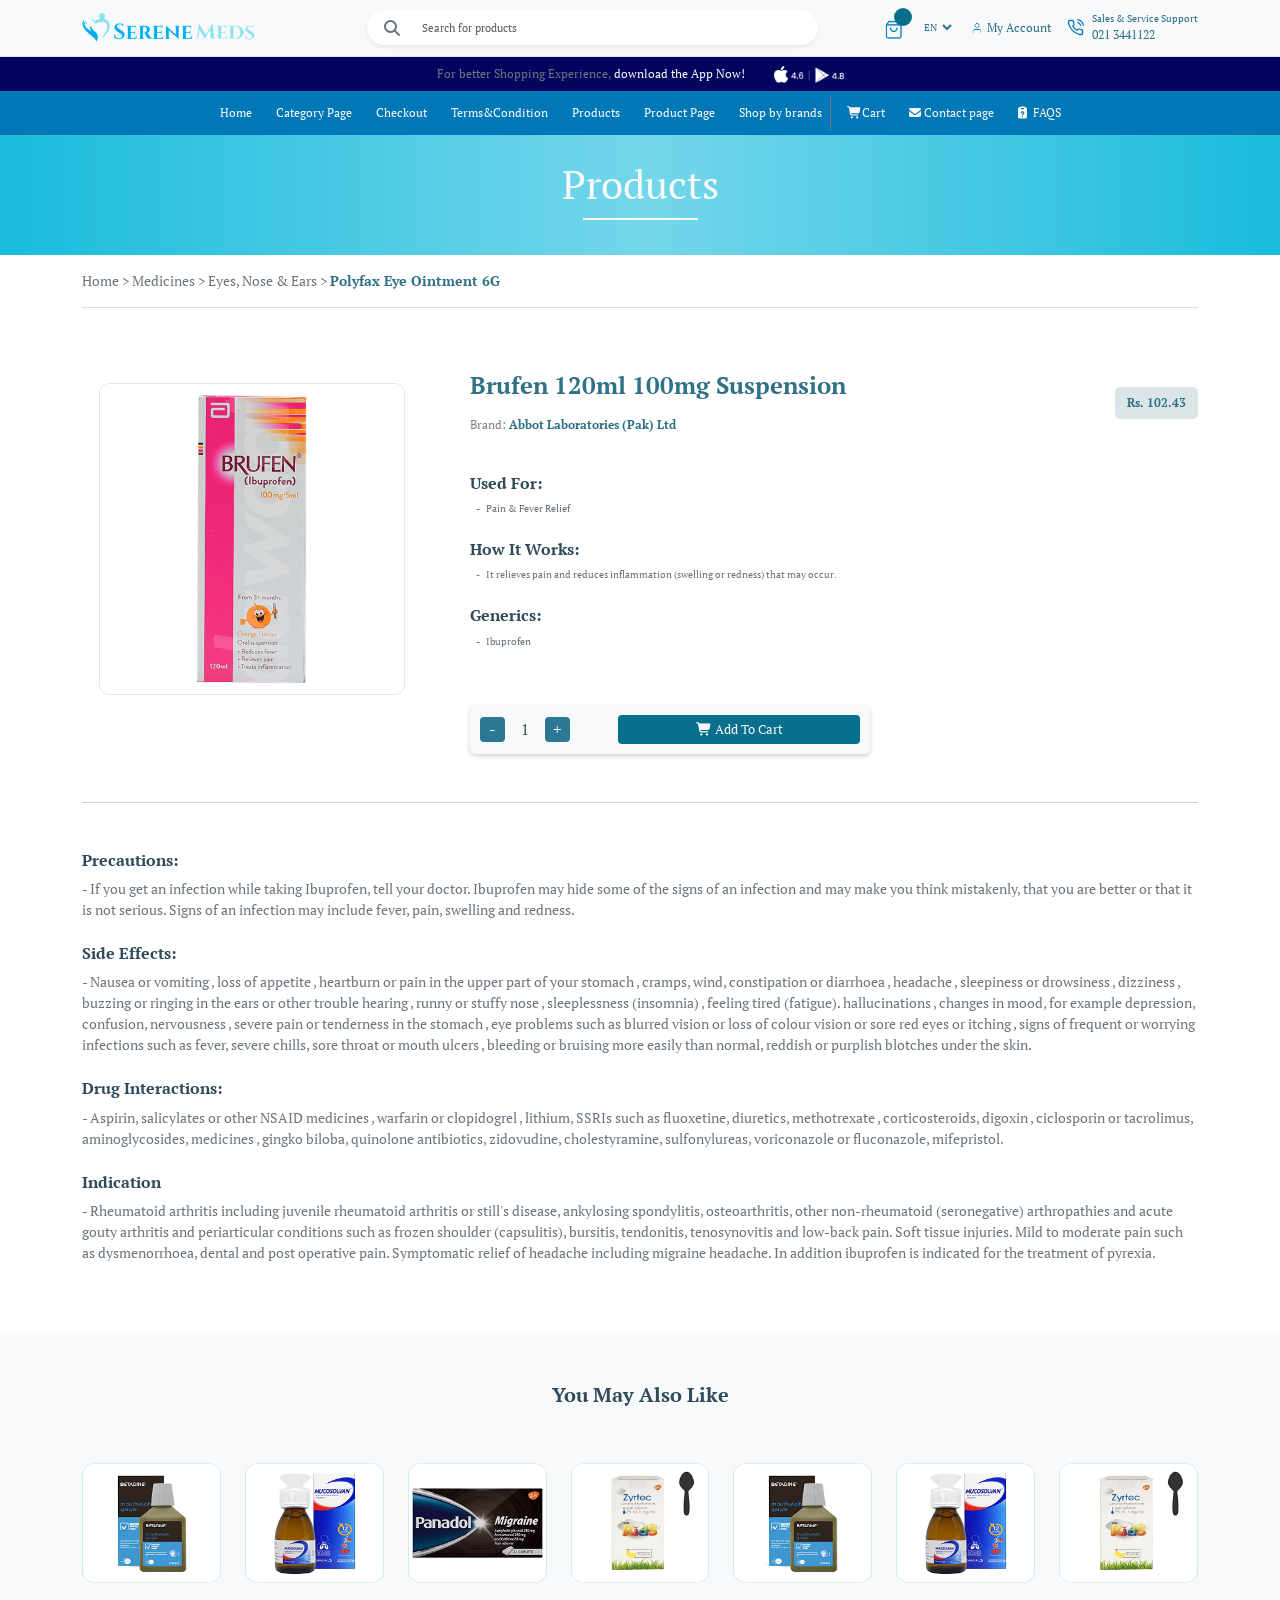
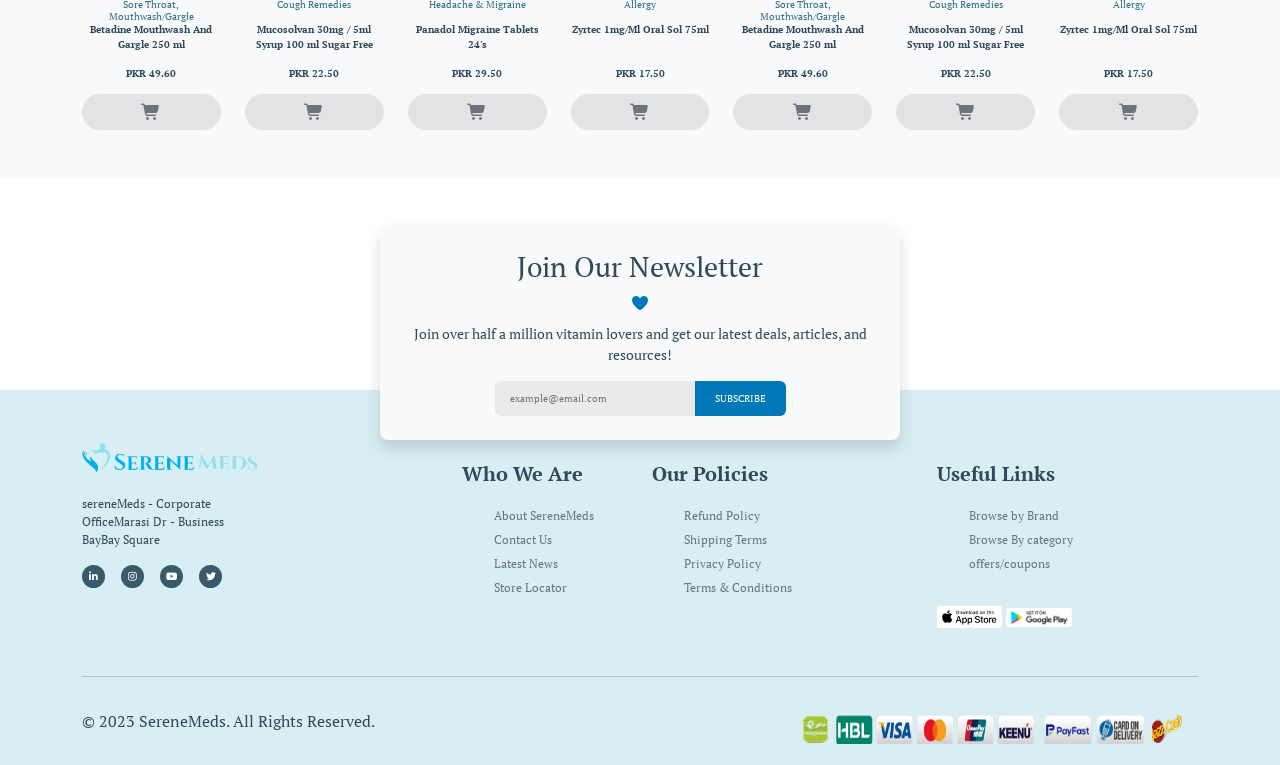
<file: Product Page/index.html>
<!DOCTYPE html>
<html lang="en">
<head>
    <meta charset="UTF-8">
    <meta name="viewport" content="width=device-width, initial-scale=1.0">
    <title>Product Page</title>
    <link href="https://cdn.jsdelivr.net/npm/bootstrap@5.3.8/dist/css/bootstrap.min.css" rel="stylesheet" integrity="sha384-sRIl4kxILFvY47J16cr9ZwB07vP4J8+LH7qKQnuqkuIAvNWLzeN8tE5YBujZqJLB" crossorigin="anonymous">
    <link rel="stylesheet" href="CSS/all.min.css">
    <link rel="stylesheet" href="CSS/Style.css">
</head>
<body>
    <header>
        <link rel="preconnect" href="https://fonts.googleapis.com">
        <link rel="preconnect" href="https://fonts.gstatic.com" crossorigin>
        <link href="https://fonts.googleapis.com/css2?family=PT+Serif:ital,wght@0,400;0,700;1,400;1,700&display=swap" rel="stylesheet">
        <div class="bg-light border-bottom">
            <div class="container">
                <div class="row align-items-center py-2">
                    <div class="col-lg-3 col-md-4 col-6">
                        <a href="#">
                        <img class="img-fluid" src="img/logo.png" alt="Serene Meds Logo" style="width: 175px;">
                        </a>
                    </div>
                    <div class="col-lg-5 d-none d-lg-block">
                        <div class="bg-white rounded-pill shadow-sm d-flex align-items-center px-3" style="height: 35px;">
                            <i class="fa-solid fa-magnifying-glass text-secondary me-2"></i>
                            <input class="form-control border-0 shadow-none bg-transparent" type="text" placeholder="Search for products" style="font-size: 11px;">
                        </div>
                    </div>
                    <div class="col-lg-4 col-md-8 col-6">
                        <div class="d-flex justify-content-end align-items-center gap-3">
                            <div class="position-relative">
                                <a href="#" id="shoppingBag">
                                    <img src="img/shopping-bag.png" alt="ShoppingBag" style="width: 20px; height: 20px;">
                                    <span class="cartcount" id="cartCount"></span>
                                </a> 
                            </div>
                            <div class="d-flex align-items-center ">
                                <select class="border-0 bg-transparent color" style="font-size: 10px; width: 35px;">
                                    <option value="en">EN</option>
                                    <option value="ar">AR</option>
                                    <option value="fr">FR</option>
                                </select>
                            </div>
                            <div>
                                <a href="#" class="d-none d-md-flex align-items-center gap-1 text-secondary text-decoration-none">
                                    <img src="img/user.png" alt="User" style="width: 12px; height: 12px;">
                                    <span class="color" style="font-size: 12px;">My Account</span>
                                </a>
                            </div>
                            <div >
                                <a href="#" class="d-none d-lg-flex align-items-center gap-2 text-decoration-none">
                                     <img src="img/phone-call.png" alt="Phone" style="width: 17px; height: 17px;">
                                     <div class="d-flex flex-column">
                                        <span class="color" style="font-size: 10px;">Sales & Service Support</span>
                                        <span class="color" style="font-size: 12px;">021 3441122</span>
                                    </div>
                                </a>
                            </div>
                        </div>
                    </div>
                </div>
            </div>
        </div>
        <div class=" text-light p-2" style="background: #03045E; font-size: 12px;">
            <div class="container text-center">
                <span class="text-secondary"> For better Shopping Experience,</span>
                    <span class="pe-3 ">download the App Now!</span>  
                <img style="width: 70px; margin-left: 10px;" src="img/Group.png" alt="">
            </div>
        </div>
        <nav class="navbar navbar-expand-lg main-navbar p-0" style="background: #0077B6;">
            <div class="container">
                <button class="navbar-toggler" type="button" data-bs-toggle="collapse" data-bs-target="#navbarMenu">
                    <span class="navbar-toggler-icon"></span>
                </button>
                <div class="collapse navbar-collapse" id="navbarMenu">
                    <ul class="navbar-nav mx-auto d-flex justify-content-between gap-2" style="font-size: 12px; padding: 5px 10px;">
                        <li class="nav-item">
                            <a class="nav-link text-light" href="../Home/Home.html">Home</a>
                        </li>
                        <li class="nav-item">
                            <a class="nav-link text-light" href="../category page/category.html">Category Page</a>
                        </li>
                        <li class="nav-item">
                            <a class="nav-link text-light" href="../checkout/checkout.html">Checkout</a>
                        </li>
                        <li class="nav-item">
                            <a class="nav-link text-light" href="../terms&condition/terms.html">Terms&Condition</a>
                        </li>
                        <li class="nav-item">
                            <a class="nav-link text-light" href="../products/project.html">Products</a>
                        </li>
                        <li class="nav-item">
                            <a class="nav-link text-light" href="../Product Page/index.html">Product Page </a>
                        </li>
                        <li class="nav-item border-end border-secondary">
                            <a class="nav-link text-light" href="../Shop by Brand/index.html">Shop by brands </a>
                        </li>
                        <li class="nav-item">
                            <a class="nav-link text-light" href="../cart/cart.html">
                                <i class="fa-solid fa-cart-shopping pe-2"></i>Cart</a>
                        </li>
                        <li class="nav-item">
                            <a class="nav-link text-light" href="../Contact page/contact.html">
                            <i class="fa-solid fa-envelope pe-2"></i>Contact page </a>
                        </li>
                        <li class="nav-item">
                            <a class="nav-link text-light" href="../FAQS/faqs.html">
                            <i class="fa-solid fa-clipboard-question pe-2"></i>FAQS </a>
                        </li>
                    </ul>
                </div>
            </div>
        </nav>
    </header>
    <section class="text-light text-center " style="padding: 25px 0; background: linear-gradient(90.01deg, rgba(0, 180, 216, 0.9) 0.01%, rgba(102, 210, 232, 0.9) 50.52%, rgba(0, 180, 216, 0.9) 99.99%);">
        <div class="container ">
            <h1>Products</h1>
            <div class="hero-line bg-light"></div>
        </div>
    </section>
    <section class="breadcrumb-section">
        <div class="container text-secondary small">
            <p> Home > Medicines > Eyes, Nose & Ears > <span class="fw-bold"> Polyfax Eye Ointment 6G</span> </p>
            <hr>
        </div>
    </section>
    <section class="pb-5">
        <div class="container">
            <div class="row align-items-start g-5">
                <div class="col-lg-4">
                    <div class="d-flex justify-content-center align-items-center product-image-box">
                        <img src="img/0.png" alt="Product">
                    </div>
                </div>
                <div class="col-lg-8">
                    <div class="product-info">
                        <div class="d-flex justify-content-between align-items-center mt-3">
                            <div>
                                <h3 class="fs-4 fw-bold my-3 color"> Brufen 120ml 100mg Suspension </h3>
                                <p class="brand"> Brand: <span class="color fw-bold"> Abbot Laboratories (Pak) Ltd </span></p>
                            </div>
                            <span class="price color fw-bold"> Rs. 102.43 </span>
                        </div>
                        <br>
                        <div class="info-item ">
                            <h5 class="fw-bold fs-6"> Used For:</h5>
                            <ul class="ps-3">
                                <li class="text-secondary pb-2">Pain & Fever Relief</li>
                            </ul>
                        </div>
                        <div class="info-item">
                            <h5 class="fw-bold fs-6"> How It Works:</h5>
                            <ul class="ps-3">
                                <li class="text-secondary pb-2"> It relieves pain and reduces inflammation (swelling or redness) that may occur. </li>
                            </ul>
                        </div>
                        <div class="info-item">
                            <h5 class="fw-bold fs-6"> Generics:</h5>
                            <ul class="ps-3">
                                <li class="text-secondary pb-2">Ibuprofen</li>
                            </ul>
                        </div>
                        <div class="purchase-box d-flex align-items-center bg-light mt-5 gap-5">
                            <div class="quantity d-flex align-items-center gap-3">
                                <button id="minusBtn">  -  </button>
                                <span id="quantityValue"> 1 </span>
                                <button id="plusBtn">  +   </button>
                            </div>
                            <button class="add-cart-btn border-0 text-light">
                                <i class="fa-solid fa-cart-shopping"></i> Add To Cart
                            </button>
                        </div>
                    </div>
                </div>
            </div>
            <hr class="my-5">
            <div class="mt-5">
                <div class="mb-4">
                    <h5 class="fw-bold fs-6 mb-2">Precautions:</h5>
                    <p class="text-secondary small">- If you get an infection while taking Ibuprofen, tell your doctor. Ibuprofen may hide some of the signs of an infection and may make you think mistakenly, that you are better or that it is not serious. Signs of an infection may include fever, pain, swelling and redness.</p>
                </div>
                <div class="mb-4">
                    <h5 class="fw-bold fs-6 mb-2">Side Effects:</h5>
                    <p class="text-secondary small">- Nausea or vomiting , loss of appetite , heartburn or pain in the upper part of your stomach , cramps, wind, constipation or diarrhoea , headache , sleepiness or drowsiness , dizziness , buzzing or ringing in the ears or other trouble hearing , runny or stuffy nose , sleeplessness (insomnia) , feeling tired (fatigue). hallucinations , changes in mood, for example depression, confusion, nervousness , severe pain or tenderness in the stomach , eye problems such as blurred vision or loss of colour vision or sore red eyes or itching , signs of frequent or worrying infections such as fever, severe chills, sore throat or mouth ulcers , bleeding or bruising more easily than normal, reddish or purplish blotches under the skin. </p>
                </div>
                <div class="mb-4">
                    <h5 class="fw-bold fs-6 mb-2"> Drug Interactions:</h5>
                    <p class="text-secondary small">- Aspirin, salicylates or other NSAID medicines , warfarin or clopidogrel , lithium, SSRIs such as fluoxetine, diuretics, methotrexate , corticosteroids, digoxin , ciclosporin or tacrolimus, aminoglycosides, medicines , gingko biloba, quinolone antibiotics, zidovudine, cholestyramine, sulfonylureas, voriconazole or fluconazole, mifepristol.</p>
                </div>
                <div class="mb-4">
                    <h5 class="fw-bold fs-6 mb-2">Indication</h5>
                    <p class="text-secondary small">- Rheumatoid arthritis including juvenile rheumatoid arthritis or still's disease, ankylosing spondylitis, osteoarthritis, other non-rheumatoid (seronegative) arthropathies and acute gouty arthritis and periarticular conditions such as frozen shoulder (capsulitis), bursitis, tendonitis, tenosynovitis and low-back pain. Soft tissue injuries. Mild to moderate pain such as dysmenorrhoea, dental and post operative pain. Symptomatic relief of headache including migraine headache. In addition ibuprofen is indicated for the treatment of pyrexia. </p>
                </div>
            </div>
        </div>
    </section>
    <section class="bg-light py-5">
        <div class="container d-flex flex-column align-items-center">
          <div class="text-center mb-5">
            <h2 class="fw-bold fs-5"> You May Also Like</h2>
          </div>
          <div class="row g-4">
            <div class="col-6 col-md-4 col-lg">
                <div class="product-card h-100">
                    <div class="card-image ">
                        <img src="img/1-5.png" alt="Product">
                    </div>
                    <h6 class="mt-3 color">Sore Throat, Mouthwash/Gargle</h6>
                    <p class="fw-bold small"> Betadine Mouthwash And Gargle 250 ml</p>
                    <p class="fw-bold p-2"> PKR 49.60</p>
                    <button class="btn text-secondary border-0 bg-secondary-subtle rounded-pill w-100 ">
                        <i class="fa-solid fa-cart-shopping"></i>
                    </button>
                </div>
            </div>
            <div class="col-6 col-md-4 col-lg">
                <div class="product-card  h-100">
                    <div class="card-image">
                        <img src="img/2-6.png" alt="Product">
                    </div>
                    <h6 class="mt-3 color">Cough Remedies</h6>
                    <p class="fw-bold small"> Mucosolvan 30mg / 5ml Syrup 100 ml Sugar Free</p>
                    <p class="fw-bold p-2"> PKR 22.50 </p>
                    <button class="btn text-secondary border-0 bg-secondary-subtle rounded-pill w-100">
                        <i class="fa-solid fa-cart-shopping"></i>
                    </button>
                </div>
            </div>
            <div class="col-6 col-md-4 col-lg">
                <div class="product-card  h-100">
                    <div class="card-image">
                        <img src="img/3.png" alt="Product">
                    </div>
                    <h6 class="mt-3 color">Headache & Migraine</h6>
                    <p class="fw-bold small"> Panadol Migraine Tablets 24's </p>
                    <p class="fw-bold p-2"> PKR 29.50 </p>
                    <button class="btn text-secondary border-0 bg-secondary-subtle rounded-pill w-100">
                        <i class="fa-solid fa-cart-shopping"></i>
                    </button>
                </div>
            </div>
            <div class="col-6 col-md-4 col-lg">
                <div class="product-card  h-100">
                    <div class="card-image">
                        <img src="img/4-7.png" alt="Product">
                    </div>
                    <h6 class="mt-3 color">Allergy</h6>
                    <p class="fw-bold small"> Zyrtec 1mg/Ml Oral Sol 75ml </p>
                    <p class="fw-bold p-2"> PKR 17.50  </p>
                    <button class="btn text-secondary border-0 bg-secondary-subtle rounded-pill w-100">
                        <i class="fa-solid fa-cart-shopping"></i>
                    </button>
                </div>
            </div>
            <div class="col-6 col-md-4 col-lg">
                <div class="product-card  h-100">
                    <div class="card-image">
                        <img src="img/1-5.png" alt="Product">
                    </div>
                    <h6 class="mt-3 color">Sore Throat, Mouthwash/Gargle</h6>
                    <p class="fw-bold small">  Betadine Mouthwash And Gargle 250 ml </p>
                    <p class="fw-bold p-2">PKR 49.60 </p>
                    <button class="btn text-secondary border-0 bg-secondary-subtle rounded-pill w-100">
                        <i class="fa-solid fa-cart-shopping"></i>
                    </button>
                </div>
            </div>
            <div class="col-6 col-md-4 col-lg">
                <div class="product-card  h-100">
                    <div class="card-image">
                        <img src="img/2-6.png" alt="Product">
                    </div>
                    <h6 class="mt-3 color">Cough Remedies</h6>
                    <p class="fw-bold small">  Mucosolvan 30mg / 5ml Syrup 100 ml Sugar Free </p>
                    <p class="fw-bold p-2"> PKR 22.50 </p>
                    <button class="btn text-secondary border-0 bg-secondary-subtle rounded-pill w-100">
                        <i class="fa-solid fa-cart-shopping"></i>
                    </button>
                </div>
            </div>
            <div class="col-6 col-md-4 col-lg">
                <div class="product-card h-100">
                    <div class="card-image">
                        <img src="img/4-7.png" alt="Product">
                    </div>
                    <h6 class="mt-3 color">Allergy</h6>
                    <p class="fw-bold small">  Zyrtec 1mg/Ml Oral Sol 75ml</p>
                    <p class="fw-bold p-2 ">  PKR 17.50 </p>
                    <button class="btn text-secondary border-0 bg-secondary-subtle rounded-pill w-100">
                        <i class="fa-solid fa-cart-shopping"></i>
                    </button>
                  </div>
                </div>
            </div>
        </div>
    </section>
    <section class="position-relative z-index-2 pt-5 rounded-3 ">
        <div class="container">
            <div class="newsletter-box text-center m-auto p-4 bg-light rounded-3 shadow">
                <h3> Join Our Newsletter </h3>
                <div class="newsletter-icon m-2 fs-6" style="color: #0077B6;">
                    <i class="fa-solid fa-heart"></i>
                </div>
                <p class="small px-2"> Join over half a million vitamin lovers and get our latest deals, articles, and resources! </p>
                <form id="newsletterForm" class="d-flex justify-content-center">
                    <input class="border-0 rounded-start" style="background-color: #ebeaea;" type="email" id="emailInput" placeholder="example@email.com" required>
                    <button class="text-white border-0 rounded-end" style="background-color: #0077B6;" type="submit"> SUBSCRIBE </button>
                    <p id="message"></p>
                </form>
            </div>
        </div>
    </section>
    <footer class="pt-5 pb-3" style="background-color: #d9eef3; margin-top: -50px;">
        <div class="container">
            <div class="row gy-5">
                <div class="col-lg-4 col-md-12">
                    <div class="footer-logo">
                        <a href="#">
                            <img class="w-50" src="img/logo.png" alt="logo">
                        </a>
                    </div>
                    <p class="small w-50 mt-3" style="font-size: 12px;"> sereneMeds - Corporate OfficeMarasi Dr - Business BayBay Square </p>
                    <div class="d-flex gap-3 mt-3 social-icons">
                        <a class="text-decoration-none " href="#"> <i class="fa-brands fa-linkedin-in"></i> </a>
                        <a class="text-decoration-none" href="#"> <i class="fa-brands fa-instagram"></i> </a>
                        <a class="text-decoration-none" href="#"> <i class="fa-brands fa-youtube"></i> </a>
                        <a class="text-decoration-none" href="#"> <i class="fa-brands fa-twitter"></i> </a>
                    </div>
                </div>
                <div class="col-lg-2 col-md-4 col-sm-4 ">
                    <h5 class="fw-bold fs-5 pt-4 mb-3">Who We Are</h5>
                    <ul>
                        <li> <a class="text-secondary text-decoration-none" style="font-size: 12px;" href="#">About SereneMeds</a> </li>
                        <li> <a class="text-secondary text-decoration-none" style="font-size: 12px;" href="#">Contact Us</a> </li>
                        <li> <a class="text-secondary text-decoration-none" style="font-size: 12px;" href="#">Latest News</a> </li>
                        <li> <a class="text-secondary text-decoration-none" style="font-size: 12px;" href="#">Store Locator</a> </li>
                    </ul>
                </div>
                <div class="col-lg-3 col-md-4 col-sm-4 ">
                    <h5 class="fw-bold fs-5 pt-4 mb-3">Our Policies</h5>
                    <ul>
                        <li> <a class="text-secondary text-decoration-none" style="font-size: 12px;" href="#">Refund Policy</a> </li>
                        <li> <a class="text-secondary text-decoration-none" style="font-size: 12px;" href="#">Shipping Terms</a> </li>
                        <li> <a class="text-secondary text-decoration-none" style="font-size: 12px;" href="#">Privacy Policy</a> </li>
                        <li> <a class="text-secondary text-decoration-none" style="font-size: 12px;" href="#">Terms & Conditions</a> </li>
                    </ul>
                </div>
                <div class="col-lg-3 col-md-4 col-sm-4">
                    <h5 class="fw-bold fs-5 pt-4 mb-3">Useful Links</h5>
                    <ul>
                        <li> <a class="text-secondary text-decoration-none" style="font-size: 12px;" href="#">Browse by Brand</a> </li>
                        <li> <a class="text-secondary text-decoration-none" style="font-size: 12px;" href="#">Browse By category</a> </li>
                        <li> <a class="text-secondary text-decoration-none" style="font-size: 12px;" href="#">offers/coupons</a> </li>
                    </ul>
                    <img class="w-25 mt-3" src="img/App-Store.png" alt="app-store"> </li>
                    <img class="w-25 mt-3" src="img/Google-Play.png" alt="google-play"> </li>
                </div>
            </div>
            <hr class="mt-5">
            <div class=" d-flex justify-content-between align-items-center mt-2 pt-3 fs-6 me-3">
                <p> © 2023 SereneMeds. All Rights Reserved. </p>
                <div class="d-flex gap-2 flex-wrap ">
                    <img style="width: 25px;" src="img/footer2.png " alt="Visa">
                    <img style="width: 200px;" src="img/footer0.png" alt="Mastercard">
                    <img style="width: 100px;" src="img/footer.png" alt="Paypal">
                    <img style="width: 30px;" src="img/footer1.png" alt="Amex">
                </div>
            </div>
        </div>
    </footer>
    <script src="https://cdn.jsdelivr.net/npm/bootstrap@5.3.8/dist/js/bootstrap.bundle.min.js" integrity="sha384-FKyoEForCGlyvwx9Hj09JcYn3nv7wiPVlz7YYwJrWVcXK/BmnVDxM+D2scQbITxI" crossorigin="anonymous"></script>
    <script src="JS/Script.js"></script>
</body>
</html>
</file>
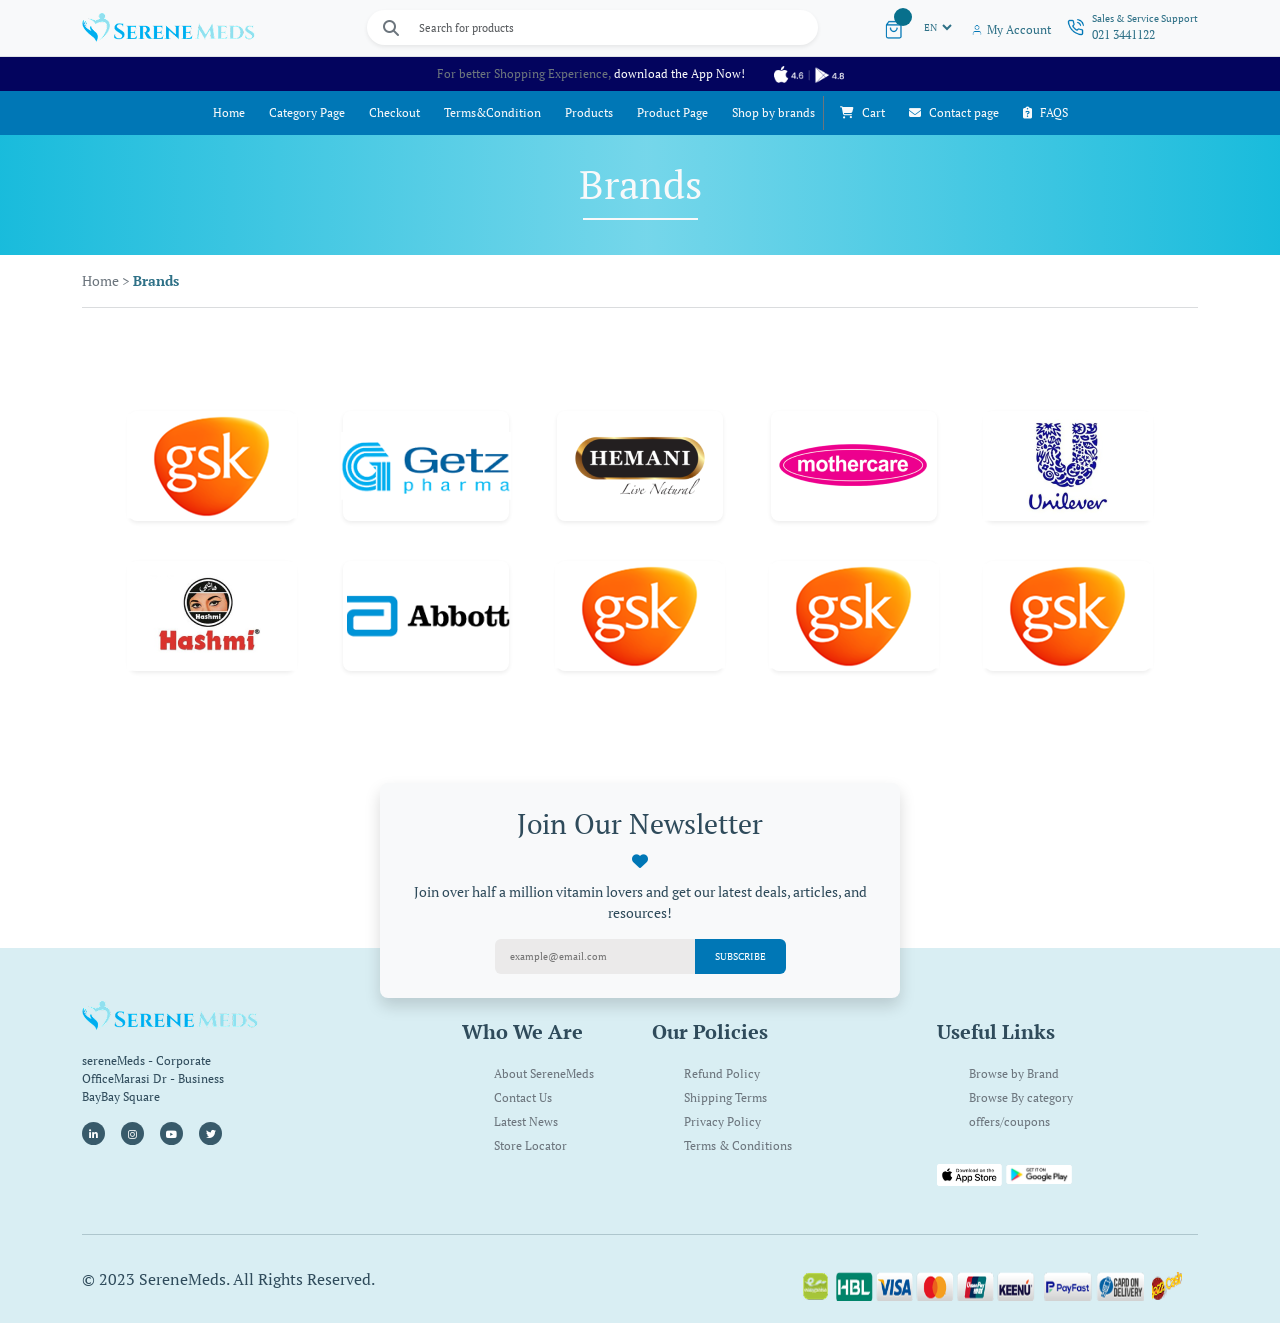
<file: Shop by Brand/index.html>
<!DOCTYPE html>
<html lang="en">
<head>
    <meta charset="UTF-8">
    <meta name="viewport" content="width=device-width, initial-scale=1.0">
    <title>Shop by Brand</title>
    <link href="https://cdn.jsdelivr.net/npm/bootstrap@5.3.8/dist/css/bootstrap.min.css" rel="stylesheet" integrity="sha384-sRIl4kxILFvY47J16cr9ZwB07vP4J8+LH7qKQnuqkuIAvNWLzeN8tE5YBujZqJLB" crossorigin="anonymous">
    <link rel="stylesheet" href="https://cdnjs.cloudflare.com/ajax/libs/font-awesome/6.4.2/css/all.min.css" integrity="sha512-..." crossorigin="anonymous" referrerpolicy="no-referrer" />
    <link rel="stylesheet" href="CSS/Style.css">
</head>
<body>
    <header>
        <link rel="preconnect" href="https://fonts.googleapis.com">
        <link rel="preconnect" href="https://fonts.gstatic.com" crossorigin>
        <link href="https://fonts.googleapis.com/css2?family=PT+Serif:ital,wght@0,400;0,700;1,400;1,700&display=swap" rel="stylesheet">
        <div class="bg-light border-bottom">
            <div class="container">
                <div class="row align-items-center py-2">
                    <div class="col-lg-3 col-md-4 col-6">
                        <a href="#">
                        <img class="img-fluid" src="img/logo.png" alt="Serene Meds Logo" style="width: 175px;">
                        </a>
                    </div>
                    <div class="col-lg-5 d-none d-lg-block">
                        <div class="bg-white rounded-pill shadow-sm d-flex align-items-center px-3" style="height: 35px;">
                            <i class="fa-solid fa-magnifying-glass text-secondary me-2"></i>
                            <input class="form-control border-0 shadow-none bg-transparent" type="text" placeholder="Search for products" style="font-size: 11px;">
                        </div>
                    </div>
                    <div class="col-lg-4 col-md-8 col-6">
                        <div class="d-flex justify-content-end align-items-center gap-3">
                            <div class="position-relative">
                                <a href="#" id="shoppingBag">
                                    <img src="img/shopping-bag.png" alt="ShoppingBag" style="width: 20px; height: 20px;">
                                    <span class="cartcount" id="cartCount"></span>
                                </a> 
                            </div>
                            <div class="d-flex align-items-center ">
                                <select class="border-0 bg-transparent color" style="font-size: 10px; width: 35px;">
                                    <option value="en">EN</option>
                                    <option value="ar">AR</option>
                                    <option value="fr">FR</option>
                                </select>
                            </div>
                            <div class="d-none d-md-flex align-items-center gap-1 text-secondary">
                                <a href="#">
                                    <img src="img/user.png" alt="User" style="width: 12px; height: 12px;">
                                    <span class="color" style="font-size: 12px;">My Account</span>
                                </a>
                            </div>
                            <div>
                                <a href="#" class="d-none d-lg-flex align-items-center gap-2 ">
                                    <img src="img/phone-call.png" alt="Phone" style="width: 17px; height: 17px;">
                                    <div class="d-flex flex-column">
                                        <span class="color" style="font-size: 10px;">Sales & Service Support</span>
                                        <span class="color" style="font-size: 12px;">021 3441122</span>
                                    </div>
                                </a>
                            </div>
                        </div>
                    </div>
                </div>
            </div>
        </div>
        <div class=" text-light p-2" style="background: #03045E; font-size: 12px;">
            <div class="container text-center">
                <span class="text-secondary"> For better Shopping Experience,</span>
                    <span class="pe-3 ">download the App Now!</span>  
                <img style="width: 70px; margin-left: 10px;" src="img/Group.png" alt="">
            </div>
        </div>
         <nav class="navbar navbar-expand-lg main-navbar p-0" style="background: #0077B6;">
            <div class="container">
                <button class="navbar-toggler" type="button" data-bs-toggle="collapse" data-bs-target="#navbarMenu">
                    <span class="navbar-toggler-icon"></span>
                </button>
                <div class="collapse navbar-collapse" id="navbarMenu">
                    <ul class="navbar-nav mx-auto d-flex justify-content-between gap-2" style="font-size: 12px; padding: 5px 10px;">
                        <li class="nav-item">
                            <a class="nav-link text-light" href="../Home/Home.html">Home</a>
                        </li>
                        <li class="nav-item">
                            <a class="nav-link text-light" href="../category page/category.html">Category Page</a>
                        </li>
                        <li class="nav-item">
                            <a class="nav-link text-light" href="../checkout/checkout.html">Checkout</a>
                        </li>
                        <li class="nav-item">
                            <a class="nav-link text-light" href="../terms&condition/terms.html">Terms&Condition</a>
                        </li>
                        <li class="nav-item">
                            <a class="nav-link text-light" href="../products/project.html">Products</a>
                        </li>
                        <li class="nav-item">
                            <a class="nav-link text-light" href="../Product Page/index.html">Product Page </a>
                        </li>
                        <li class="nav-item border-end border-secondary">
                            <a class="nav-link text-light" href="../Shop by Brand/index.html">Shop by brands </a>
                        </li>
                        <li class="nav-item">
                            <a class="nav-link text-light" href="../cart/cart.html">
                                <i class="fa-solid fa-cart-shopping pe-2"></i>Cart</a>
                        </li>
                        <li class="nav-item">
                            <a class="nav-link text-light" href="../Contact page/contact.html">
                            <i class="fa-solid fa-envelope pe-2"></i>Contact page </a>
                        </li>
                        <li class="nav-item">
                            <a class="nav-link text-light" href="../FAQS/faqs.html">
                            <i class="fa-solid fa-clipboard-question pe-2"></i>FAQS </a>
                        </li>
                    </ul>
                </div>
            </div>
        </nav>
    </header>
    <section class="text-light text-center " style="padding: 25px 0; background: linear-gradient(90.01deg, rgba(0, 180, 216, 0.9) 0.01%, rgba(102, 210, 232, 0.9) 50.52%, rgba(0, 180, 216, 0.9) 99.99%);">
        <div class="container ">
            <h1>Brands</h1>
            <div class="hero-line bg-light"></div>
        </div>
    </section>
    <section class="breadcrumb-section">
        <div class="container text-secondary small">
            <p> Home ><span class="fw-bold"> Brands</span> </p>
            <hr>
        </div>
    </section>
    <section class="brands-section mt-2 py-5 ">
        <div class="container">
            <div class="row justify-content-center gap-4 mb-3">
                <div class="col-lg-2 col-md-4 col-sm-4 mt-3">
                    <div class="brand-card d-flex justify-content-center align-items-center rounded-3 shadow-sm " style="height: 110px;">
                        <img class="brand-image" src="img/gsk.png" alt="Brand 1">
                    </div>
                </div>
                <div class="col-lg-2 col-md-4 col-sm-4 mt-3">
                    <div class="brand-card d-flex justify-content-center align-items-center rounded-3 shadow-sm" style="height: 110px;">
                        <img class="brand-image" src="img/Getz.png" alt="Brand 2">
                    </div>
                </div>
                <div class="col-lg-2 col-md-4 col-sm-4 mt-3">
                    <div class="brand-card d-flex justify-content-center align-items-center rounded-3 shadow-sm" style="height: 110px;">
                        <img class="brand-image" src="img/Hemani.png" alt="Brand 3">
                    </div>
                </div>
                <div class="col-lg-2 col-md-4 col-sm-4 mt-3">
                    <div class="brand-card d-flex justify-content-center align-items-center rounded-3 shadow-sm" style="height: 110px;">
                        <img class="brand-image" src="img/Mothercare.png" alt="Brand 4">
                    </div>
                </div>
                <div class="col-lg-2 col-md-4 col-sm-4 mt-3">
                    <div class="brand-card d-flex justify-content-center align-items-center rounded-3 shadow-sm" style="height: 110px;">
                        <img class="brand-image" src="img/Unilever.png" alt="Brand 5">
                    </div>
                </div>
                <div class="col-lg-2 col-md-4 col-sm-4 mt-3">
                    <div class="brand-card d-flex justify-content-center align-items-center rounded-3 shadow-sm" style="height: 110px;">
                        <img class="brand-image" src="img/Hashmi.png" alt="Brand 6">
                    </div>
                </div>
                <div class="col-lg-2 col-md-4 col-sm-4 mt-3">
                    <div class="brand-card d-flex justify-content-center align-items-center rounded-3 shadow-sm" style="height: 110px;">
                        <img class="brand-image" src="img/Abbott.png" alt="Brand 7">
                    </div>
                </div>
                <div class="col-lg-2 col-md-4 col-sm-4 mt-3">
                    <div class="brand-card d-flex justify-content-center align-items-center rounded-3 shadow-sm" style="height: 110px;">
                        <img class="brand-image" src="img/gsk.png" alt="Brand 8">
                    </div>
                </div>
                <div class="col-lg-2 col-md-4 col-sm-4 mt-3">
                    <div class="brand-card d-flex justify-content-center align-items-center rounded-3 shadow-sm" style="height: 110px;">
                        <img class="brand-image" src="img/gsk.png" alt="Brand 9">
                    </div>
                </div>
                <div class="col-lg-2 col-md-4 col-sm-4 mt-3">
                    <div class="brand-card d-flex justify-content-center align-items-center rounded-3 shadow-sm" style="height: 110px;">
                        <img class="brand-image" src="img/gsk.png" alt="Brand 10">
                    </div>
                </div>
            </div>
        </div>
    </section>
    <section class="position-relative z-index-2 pt-5 rounded-3 ">
        <div class="container">
            <div class="newsletter-box text-center m-auto p-4 bg-light rounded-3 shadow">
                <h3> Join Our Newsletter </h3>
                <div class="newsletter-icon m-2 fs-6" style="color: #0077B6;">
                    <i class="fa-solid fa-heart"></i>
                </div>
                <p class="small px-2"> Join over half a million vitamin lovers and get our latest deals, articles, and resources! </p>
                <form id="newsletterForm" class="d-flex justify-content-center">
                    <input class="border-0 rounded-start" style="background-color: #ebeaea;" type="email" id="emailInput" placeholder="example@email.com" required>
                    <button class="text-white border-0 rounded-end" style="background-color: #0077B6;" type="submit"> SUBSCRIBE </button>
                    <p id="message"></p>
                </form>
            </div>
        </div>
    </section>
    <footer class="pt-5 pb-3" style="background-color: #d9eef3; margin-top: -50px;">
        <div class="container">
            <div class="row gy-5">
                <div class="col-lg-4 col-md-12">
                    <div class="footer-logo">
                        <a href="#">
                            <img class="w-50" src="img/logo.png" alt="logo">
                        </a>
                    </div>
                    <p class="small w-50 mt-3" style="font-size: 12px;"> sereneMeds - Corporate OfficeMarasi Dr - Business BayBay Square </p>
                    <div class="d-flex gap-3 mt-3 social-icons">
                        <a class="text-decoration-none " href="#"> <i class="fa-brands fa-linkedin-in"></i> </a>
                        <a class="text-decoration-none" href="#"> <i class="fa-brands fa-instagram"></i> </a>
                        <a class="text-decoration-none" href="#"> <i class="fa-brands fa-youtube"></i> </a>
                        <a class="text-decoration-none" href="#"> <i class="fa-brands fa-twitter"></i> </a>
                    </div>
                </div>
                <div class="col-lg-2 col-md-4 col-sm-4 ">
                    <h5 class="fw-bold fs-5 pt-4 mb-3">Who We Are</h5>
                    <ul>
                        <li> <a class="text-secondary text-decoration-none" style="font-size: 12px;" href="#">About SereneMeds</a> </li>
                        <li> <a class="text-secondary text-decoration-none" style="font-size: 12px;" href="#">Contact Us</a> </li>
                        <li> <a class="text-secondary text-decoration-none" style="font-size: 12px;" href="#">Latest News</a> </li>
                        <li> <a class="text-secondary text-decoration-none" style="font-size: 12px;" href="#">Store Locator</a> </li>
                    </ul>
                </div>
                <div class="col-lg-3 col-md-4 col-sm-4 ">
                    <h5 class="fw-bold fs-5 pt-4 mb-3">Our Policies</h5>
                    <ul>
                        <li> <a class="text-secondary text-decoration-none" style="font-size: 12px;" href="#">Refund Policy</a> </li>
                        <li> <a class="text-secondary text-decoration-none" style="font-size: 12px;" href="#">Shipping Terms</a> </li>
                        <li> <a class="text-secondary text-decoration-none" style="font-size: 12px;" href="#">Privacy Policy</a> </li>
                        <li> <a class="text-secondary text-decoration-none" style="font-size: 12px;" href="#">Terms & Conditions</a> </li>
                    </ul>
                </div>
                <div class="col-lg-3 col-md-4 col-sm-4">
                    <h5 class="fw-bold fs-5 pt-4 mb-3">Useful Links</h5>
                    <ul>
                        <li> <a class="text-secondary text-decoration-none" style="font-size: 12px;" href="#">Browse by Brand</a> </li>
                        <li> <a class="text-secondary text-decoration-none" style="font-size: 12px;" href="#">Browse By category</a> </li>
                        <li> <a class="text-secondary text-decoration-none" style="font-size: 12px;" href="#">offers/coupons</a> </li>
                    </ul>
                    <img class="w-25 mt-3" src="img/App-Store.png" alt="app-store"> </li>
                    <img class="w-25 mt-3" src="img/Google-Play.png" alt="google-play"> </li>
                </div>
            </div>
            <hr class="mt-5">
            <div class=" d-flex justify-content-between align-items-center mt-2 pt-3 fs-6 me-3">
                <p> © 2023 SereneMeds. All Rights Reserved. </p>
                <div class="d-flex gap-2 flex-wrap ">
                    <img style="width: 25px;" src="img/footer2.png " alt="Visa">
                    <img style="width: 200px;" src="img/footer0.png" alt="Mastercard">
                    <img style="width: 100px;" src="img/footer.png" alt="Paypal">
                    <img style="width: 30px;" src="img/footer1.png" alt="Amex">
                </div>
            </div>
        </div>
    </footer>
    <script src="https://cdn.jsdelivr.net/npm/bootstrap@5.3.8/dist/js/bootstrap.bundle.min.js" integrity="sha384-FKyoEForCGlyvwx9Hj09JcYn3nv7wiPVlz7YYwJrWVcXK/BmnVDxM+D2scQbITxI" crossorigin="anonymous"></script>
    <script src="JS/Script.js"></script>
</body>
</html>
</file>
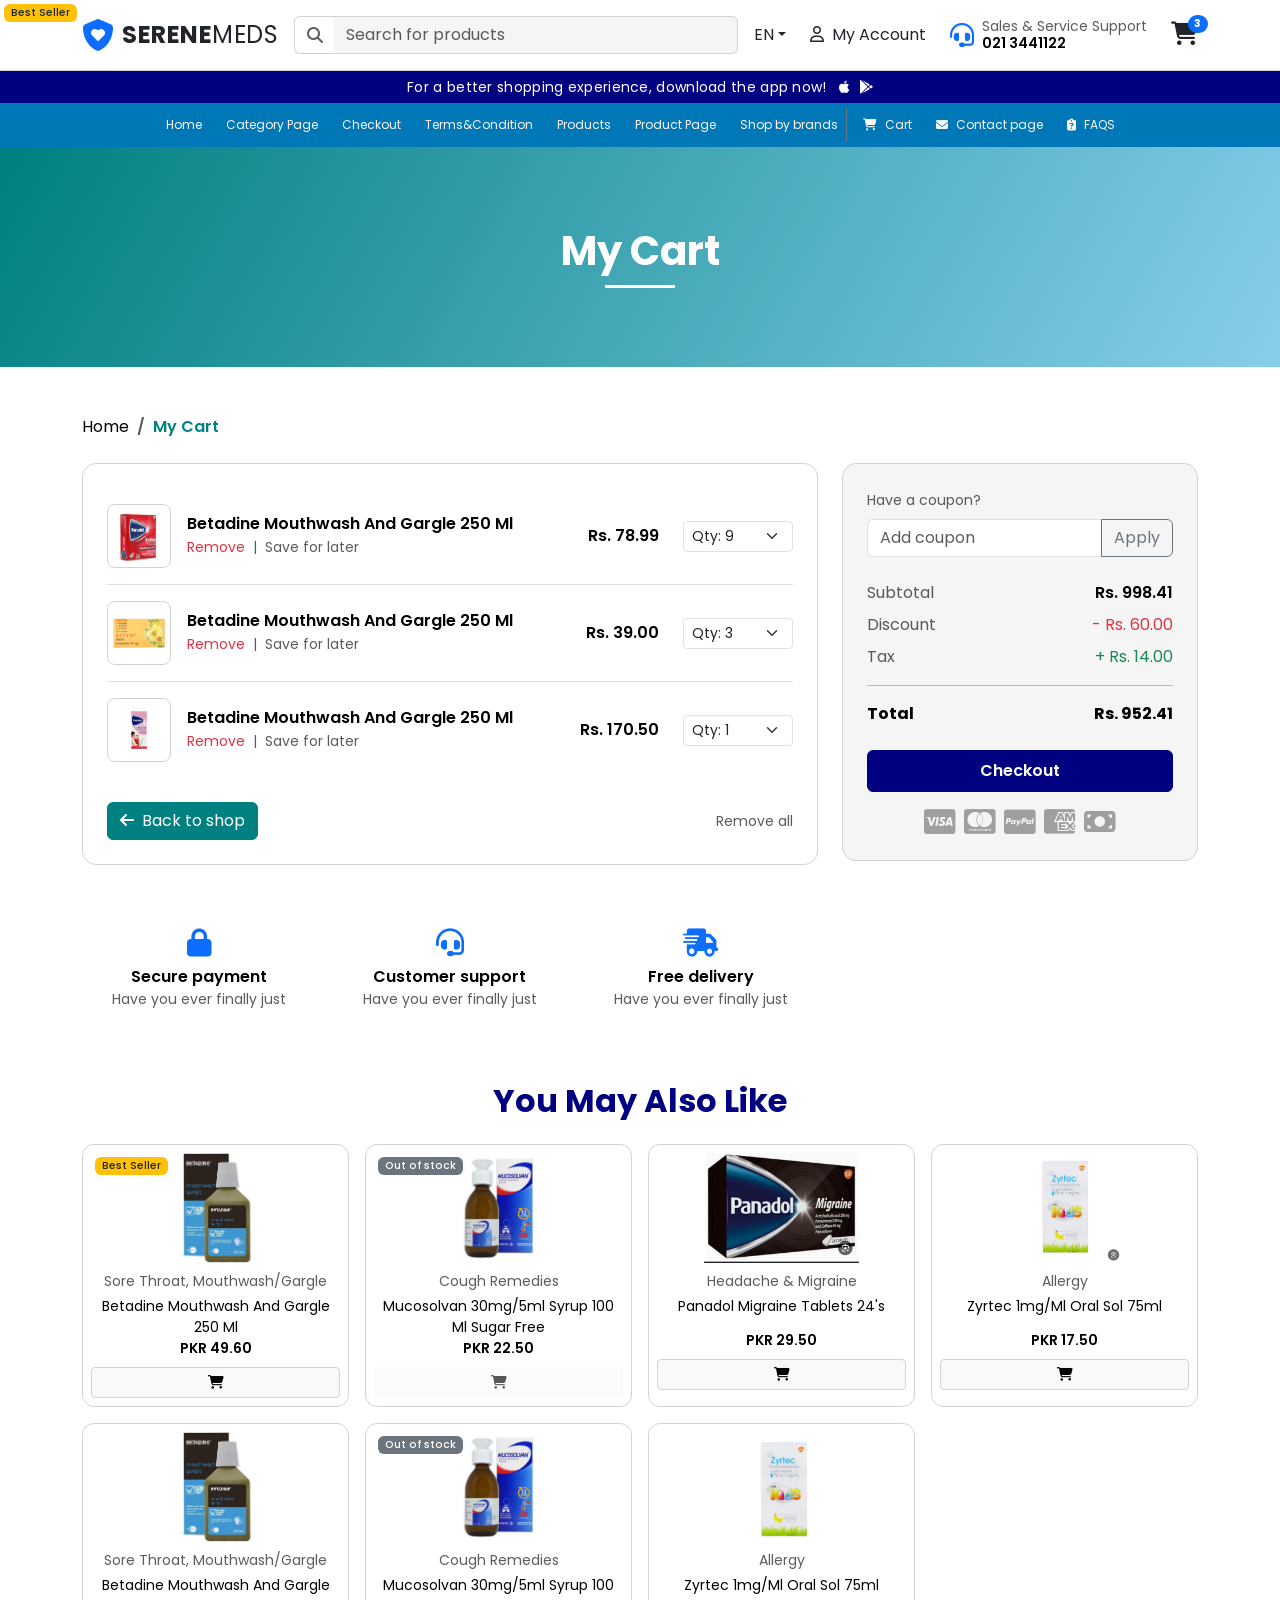
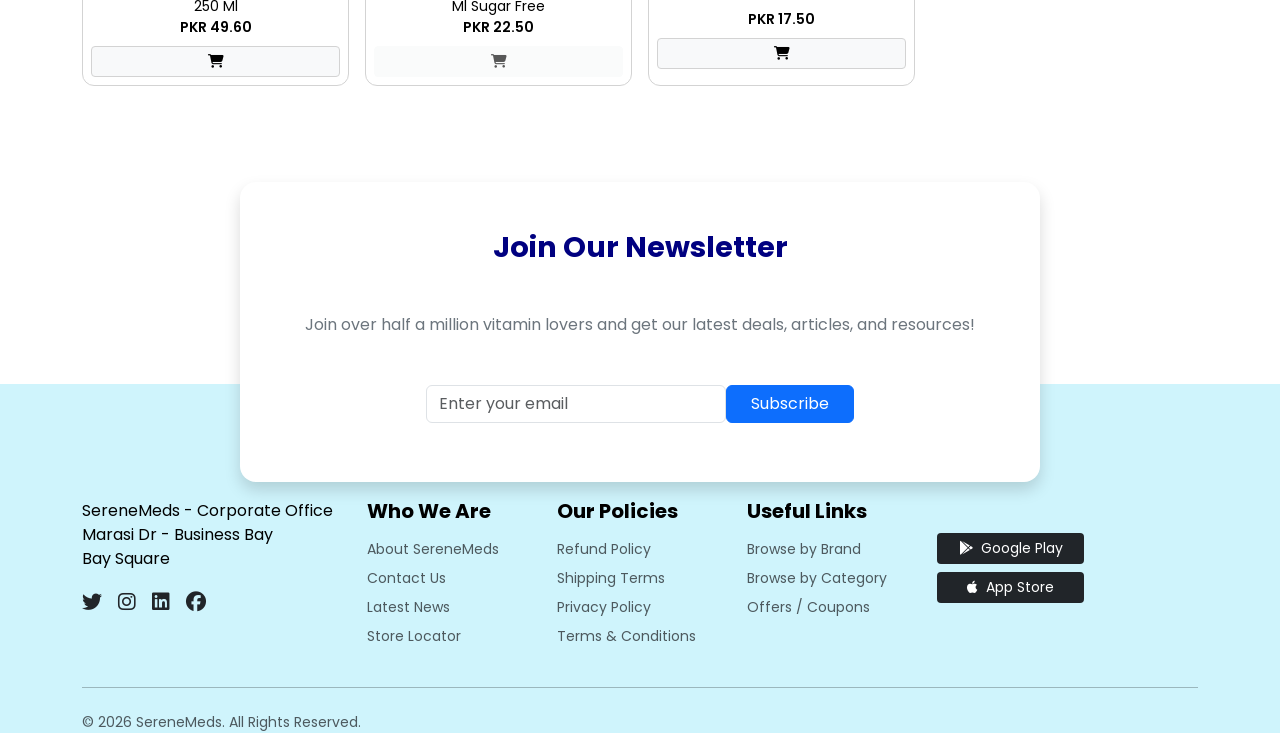
<file: cart/cart.html>
<!DOCTYPE html>
<html lang="en">
<head>
  <meta charset="UTF-8">
  <meta name="viewport" content="width=device-width, initial-scale=1.0">
  <title>My Cart - SereneMeds</title>

 
  <link href="https://cdn.jsdelivr.net/npm/bootstrap@5.3.3/dist/css/bootstrap.min.css" rel="stylesheet">
  <link rel="stylesheet" href="https://cdnjs.cloudflare.com/ajax/libs/font-awesome/6.5.1/css/all.min.css">
  <link rel="preconnect" href="https://fonts.googleapis.com">
  <link href="https://fonts.googleapis.com/css2?family=Poppins:wght@400;500;600;700&display=swap" rel="stylesheet">
  <link rel="stylesheet" href="cart.css">
  <script src="cart.js"></script>
</head>
<body>

  <header class="main-header py-3">
    <div class="container d-flex align-items-center justify-content-between flex-wrap gap-3">
      <a href="index.html" class="logo d-flex align-items-center text-decoration-none">
        <i class="fa-solid fa-shield-heart fs-2 text-primary me-2"></i>
        <span class="fw-bold fs-4 text-dark">SERENE<span class="fw-normal">MEDS</span></span>
      </a>

      <div class="search-wrapper flex-grow-1">
        <div class="input-group">
          <span class="input-group-text bg-white border-end-0"><i class="fa-solid fa-magnifying-glass text-muted"></i></span>
          <input type="text" class="form-control border-start-0" placeholder="Search for products">
        </div>
      </div>

      <div class="d-flex align-items-center gap-4 header-actions">
        <div class="dropdown">
          <a class="text-dark text-decoration-none dropdown-toggle" href="#" role="button" data-bs-toggle="dropdown">EN</a>
          <ul class="dropdown-menu">
            <li><a class="dropdown-item" href="#">EN</a></li>
            <li><a class="dropdown-item" href="#">AR</a></li>
          </ul>
        </div>

        <a href="#" class="text-dark text-decoration-none d-none d-md-inline"><i class="fa-regular fa-user me-1"></i> My Account</a>

        <div class="d-none d-lg-flex align-items-center">
          <i class="fa-solid fa-headset fs-4 text-primary me-2"></i>
          <div class="small lh-sm">
            <div class="text-muted">Sales &amp; Service Support</div>
            <div class="fw-semibold">021 3441122</div>
          </div>
        </div>

        <a href="cart.html" class="position-relative text-dark">
          <i class="fa-solid fa-cart-shopping fs-4"></i>
          <span class="cart-count position-absolute badge rounded-pill bg-primary">3</span>
        </a>
      </div>
    </div>
  </header>


  <div class="top-strip text-center py-1">
    <small>For a better shopping experience, download the app now! <i class="fa-brands fa-apple ms-2"></i> <i class="fa-brands fa-google-play ms-1"></i></small>
  </div>

  <nav class="navbar navbar-expand-lg main-navbar p-0" style="background: #0077B6;">
  <div class="container">
    <button class="navbar-toggler" type="button" data-bs-toggle="collapse" data-bs-target="#navbarMenu">
      <span class="navbar-toggler-icon"></span>
    </button>
    <div class="collapse navbar-collapse" id="navbarMenu">
      <ul class="navbar-nav mx-auto d-flex justify-content-between gap-2" style="font-size: 12px; padding: 5px 10px;">
        <li class="nav-item"> <a class="nav-link text-light" href="../Home/Home.html">Home</a></li>
        <li class="nav-item"> <a class="nav-link text-light" href="../category page/category.html">Category Page</a> </li>
        <li class="nav-item"> <a class="nav-link text-light" href="../checkout/checkout.html">Checkout</a> </li>
        <li class="nav-item"> <a class="nav-link text-light" href="../terms&condition/terms.html">Terms&Condition</a></li>
        <li class="nav-item"> <a class="nav-link text-light" href="../products/project.html">Products</a> </li>
        <li class="nav-item"> <a class="nav-link text-light" href="../Product Page/index.html">Product Page </a> </li>
        <li class="nav-item border-end border-secondary"> <a class="nav-link text-light" href="../Shop by Brand/index.html">Shop by brands </a></li>
        <li class="nav-item"> <a class="nav-link text-light" href="../cart/cart.html"> <i class="fa-solid fa-cart-shopping pe-2"></i>Cart</a></li>
        <li class="nav-item"> <a class="nav-link text-light" href="../Contact page/contact.html"> <i class="fa-solid fa-envelope pe-2"></i>Contact page </a></li>
        <li class="nav-item"> <a class="nav-link text-light" href="../FAQS/faqs.html"> <i class="fa-solid fa-clipboard-question pe-2"></i>FAQS </a> </li>
      </ul>
    </div>
  </div>
</nav>

 
  <div class="page-banner d-flex align-items-center justify-content-center">
    <div class="text-center text-white">
      <h1 class="banner-title">My Cart</h1>
      <span class="banner-underline"></span>
    </div>
  </div>

  <main class="container my-5">

    <!-- breadcrumb -->
    <nav aria-label="breadcrumb" class="mb-4">
      <ol class="breadcrumb small mb-0">
        <li class="breadcrumb-item"><a href="index.html" class="text-decoration-none">Home</a></li>
        <li class="breadcrumb-item active fw-semibold" aria-current="page">My Cart</li>
      </ol>
    </nav>

    <div class="row g-4">

    
      <div class="col-lg-8">
        <div class="cart-items-box p-3 p-md-4">
          <div id="cartItemsList">

            <div class="cart-row d-flex align-items-center py-3 border-bottom" data-price="78.99">
              <img src="images/image1.jpeg" alt="Betadine Mouthwash And Gargle 250 Ml" class="cart-item-img">
              <div class="flex-grow-1 ms-3">
                <h6 class="mb-1">Betadine Mouthwash And Gargle 250 Ml</h6>
                <div class="small">
                  <a href="#" class="text-danger text-decoration-none remove-item">Remove</a>
                  <span class="text-muted mx-1">|</span>
                  <a href="#" class="text-muted text-decoration-none">Save for later</a>
                </div>
              </div>
              <div class="text-end me-4 d-none d-md-block">
                <div class="fw-semibold">Rs. 78.99</div>
              </div>
              <div class="qty-select">
                <select class="form-select form-select-sm qty-input">
                  <option value="1">Qty: 1</option>
                  <option value="2">Qty: 2</option>
                  <option value="3">Qty: 3</option>
                  <option value="9" selected>Qty: 9</option>
                </select>
              </div>
            </div>

            <div class="cart-row d-flex align-items-center py-3 border-bottom" data-price="39.00">
              <img src="images/image2.jpeg" alt="Betadine Mouthwash And Gargle 250 Ml" class="cart-item-img">
              <div class="flex-grow-1 ms-3">
                <h6 class="mb-1">Betadine Mouthwash And Gargle 250 Ml</h6>
                <div class="small">
                  <a href="#" class="text-danger text-decoration-none remove-item">Remove</a>
                  <span class="text-muted mx-1">|</span>
                  <a href="#" class="text-muted text-decoration-none">Save for later</a>
                </div>
              </div>
              <div class="text-end me-4 d-none d-md-block">
                <div class="fw-semibold">Rs. 39.00</div>
              </div>
              <div class="qty-select">
                <select class="form-select form-select-sm qty-input">
                  <option value="1">Qty: 1</option>
                  <option value="2">Qty: 2</option>
                  <option value="3" selected>Qty: 3</option>
                  <option value="9">Qty: 9</option>
                </select>
              </div>
            </div>

            <div class="cart-row d-flex align-items-center py-3" data-price="170.50">
              <img src="images/image3.jpeg" alt="Betadine Mouthwash And Gargle 250 Ml" class="cart-item-img">
              <div class="flex-grow-1 ms-3">
                <h6 class="mb-1">Betadine Mouthwash And Gargle 250 Ml</h6>
                <div class="small">
                  <a href="#" class="text-danger text-decoration-none remove-item">Remove</a>
                  <span class="text-muted mx-1">|</span>
                  <a href="#" class="text-muted text-decoration-none">Save for later</a>
                </div>
              </div>
              <div class="text-end me-4 d-none d-md-block">
                <div class="fw-semibold">Rs. 170.50</div>
              </div>
              <div class="qty-select">
                <select class="form-select form-select-sm qty-input">
                  <option value="1" selected>Qty: 1</option>
                  <option value="2">Qty: 2</option>
                  <option value="3">Qty: 3</option>
                </select>
              </div>
            </div>

          </div>

          <div class="d-flex justify-content-between align-items-center mt-4">
            <a href="index.html" class="btn btn-primary back-to-shop-btn"><i class="fa-solid fa-arrow-left me-2"></i>Back to shop</a>
            <a href="#" id="removeAllBtn" class="text-muted text-decoration-none small">Remove all</a>
          </div>
        </div>

        <div class="row text-center mt-5 g-3">
          <div class="col-md-4">
            <i class="fa-solid fa-lock fs-3 text-primary mb-2"></i>
            <div class="fw-semibold">Secure payment</div>
            <div class="small text-muted">Have you ever finally just</div>
          </div>
          <div class="col-md-4">
            <i class="fa-solid fa-headset fs-3 text-primary mb-2"></i>
            <div class="fw-semibold">Customer support</div>
            <div class="small text-muted">Have you ever finally just</div>
          </div>
          <div class="col-md-4">
            <i class="fa-solid fa-truck-fast fs-3 text-primary mb-2"></i>
            <div class="fw-semibold">Free delivery</div>
            <div class="small text-muted">Have you ever finally just</div>
          </div>
        </div>
      </div>

      <div class="col-lg-4">
        <div class="summary-box p-4 mb-3">
          <label for="couponInput" class="form-label small text-muted">Have a coupon?</label>
          <div class="input-group mb-4">
            <input type="text" id="couponInput" class="form-control" placeholder="Add coupon">
            <button class="btn btn-outline-secondary" type="button" id="applyCouponBtn">Apply</button>
          </div>

          <div class="d-flex justify-content-between mb-2">
            <span class="text-muted">Subtotal</span>
            <span id="subtotalValue" class="fw-semibold">Rs. 1403.97</span>
          </div>
          <div class="d-flex justify-content-between mb-2">
            <span class="text-muted">Discount</span>
            <span class="text-danger">- Rs. 60.00</span>
          </div>
          <div class="d-flex justify-content-between mb-3">
            <span class="text-muted">Tax</span>
            <span class="text-success">+ Rs. 14.00</span>
          </div>
          <hr>
          <div class="d-flex justify-content-between mb-4">
            <span class="fw-bold">Total</span>
            <span id="totalValue" class="fw-bold">Rs. 1357.97</span>
          </div>

          <a href="checkout.html" class="btn btn-dark w-100 py-2 checkout-btn">Checkout</a>

          <div class="d-flex justify-content-center gap-2 mt-3 payment-icons">
            <i class="fa-brands fa-cc-visa fs-3 text-muted"></i>
            <i class="fa-brands fa-cc-mastercard fs-3 text-muted"></i>
            <i class="fa-brands fa-cc-paypal fs-3 text-muted"></i>
            <i class="fa-brands fa-cc-amex fs-3 text-muted"></i>
            <i class="fa-solid fa-money-bill fs-3 text-muted"></i>
          </div>
        </div>
      </div>

    </div>

    <section class="mt-5 pt-4">
      <h2 class="text-center section-title mb-4">You May Also Like</h2>

      <div class="row row-cols-2 row-cols-md-4 row-cols-lg-7 g-3" id="relatedProducts">

        <div class="col">
          <div class="product-card p-2 text-center h-100">
            <div class="product-thumb position-relative mb-2">
              <span class="badge bg-warning text-dark best-seller-badge">Best Seller</span>
              <img src="images/image4.jpeg" alt="Betadine Mouthwash And Gargle 250 Ml" class="img-fluid">
            </div>
            <div class="small text-muted mb-1">Sore Throat, Mouthwash/Gargle</div>
            <div class="product-name small">Betadine Mouthwash And Gargle 250 Ml</div>
            <div class="fw-semibold small mb-2">PKR 49.60</div>
            <button class="btn btn-sm btn-light w-100 add-to-cart-btn"><i class="fa-solid fa-cart-shopping"></i></button>
          </div>
        </div>

        <div class="col">
          <div class="product-card p-2 text-center h-100">
            <div class="product-thumb position-relative mb-2">
              <span class="badge bg-secondary out-of-stock-badge">Out of stock</span>
              <img src="images/image5.jpeg" alt="Mucosolvan 30mg/5ml Syrup 100 Ml Sugar Free" class="img-fluid">
            </div>
            <div class="small text-muted mb-1">Cough Remedies</div>
            <div class="product-name small">Mucosolvan 30mg/5ml Syrup 100 Ml Sugar Free</div>
            <div class="fw-semibold small mb-2">PKR 22.50</div>
            <button class="btn btn-sm btn-light w-100 add-to-cart-btn" disabled><i class="fa-solid fa-cart-shopping"></i></button>
          </div>
        </div>

        <div class="col">
          <div class="product-card p-2 text-center h-100">
            <div class="product-thumb position-relative mb-2">
              <img src="images/image6.jpeg" alt="Panadol Migraine Tablets 24's" class="img-fluid">
            </div>
            <div class="small text-muted mb-1">Headache &amp; Migraine</div>
            <div class="product-name small">Panadol Migraine Tablets 24's</div>
            <div class="fw-semibold small mb-2">PKR 29.50</div>
            <button class="btn btn-sm btn-light w-100 add-to-cart-btn"><i class="fa-solid fa-cart-shopping"></i></button>
          </div>
        </div>

        <div class="col">
          <div class="product-card p-2 text-center h-100">
            <span class="badge bg-warning text-dark best-seller-badge">Best Seller</span>
            <div class="product-thumb position-relative mb-2">
              <img src="images/image7.jpeg" alt="Zyrtec 1mg/Ml Oral Sol 75ml" class="img-fluid">
            </div>
            <div class="small text-muted mb-1">Allergy</div>
            <div class="product-name small">Zyrtec 1mg/Ml Oral Sol 75ml</div>
            <div class="fw-semibold small mb-2">PKR 17.50</div>
            <button class="btn btn-sm btn-light w-100 add-to-cart-btn"><i class="fa-solid fa-cart-shopping"></i></button>
          </div>
        </div>

        <div class="col">
          <div class="product-card p-2 text-center h-100">
            <div class="product-thumb position-relative mb-2">
              <img src="images/image8.jpeg" alt="Betadine Mouthwash And Gargle 250 Ml" class="img-fluid">
            </div>
            <div class="small text-muted mb-1">Sore Throat, Mouthwash/Gargle</div>
            <div class="product-name small">Betadine Mouthwash And Gargle 250 Ml</div>
            <div class="fw-semibold small mb-2">PKR 49.60</div>
            <button class="btn btn-sm btn-light w-100 add-to-cart-btn"><i class="fa-solid fa-cart-shopping"></i></button>
          </div>
        </div>

        <div class="col">
          <div class="product-card p-2 text-center h-100">
            <div class="product-thumb position-relative mb-2">
              <span class="badge bg-secondary out-of-stock-badge">Out of stock</span>
              <img src="images/image9.jpeg" alt="Mucosolvan 30mg/5ml Syrup 100 Ml Sugar Free" class="img-fluid">
            </div>
            <div class="small text-muted mb-1">Cough Remedies</div>
            <div class="product-name small">Mucosolvan 30mg/5ml Syrup 100 Ml Sugar Free</div>
            <div class="fw-semibold small mb-2">PKR 22.50</div>
            <button class="btn btn-sm btn-light w-100 add-to-cart-btn" disabled><i class="fa-solid fa-cart-shopping"></i></button>
          </div>
        </div>

        <div class="col">
          <div class="product-card p-2 text-center h-100">
            <div class="product-thumb position-relative mb-2">
              <img src="images/image10.jpeg" alt="Zyrtec 1mg/Ml Oral Sol 75ml" class="img-fluid">
            </div>
            <div class="small text-muted mb-1">Allergy</div>
            <div class="product-name small">Zyrtec 1mg/Ml Oral Sol 75ml</div>
            <div class="fw-semibold small mb-2">PKR 17.50</div>
            <button class="btn btn-sm btn-light w-100 add-to-cart-btn"><i class="fa-solid fa-cart-shopping"></i></button>
          </div>
        </div>

      </div>
    </section>

  </main>

  <section class="footer1 py-5 position-relative">
    <div class="join bg-white shadow rounded-4 text-center pt-5 position-absolute" style="max-width: 800px; height: 300px; margin-left: 30%;">
      <h1>Join Our Newsletter</h1>
      <p class="text-secondary mb-5 mt-5 ps-5 pe-5">Join over half a million vitamin lovers and get our latest deals, articles, and resources!</p>
      <div class="d-flex justify-content-center">
        <input type="email" class="form-control" placeholder="Enter your email" style="max-width: 300px;">
        <button class="btn btn-primary px-4">Subscribe</button>
      </div>
    </div>
  </section>

  <footer class="bg-info-subtle" style="margin-top:12%; padding-top:9%;">
    <div class="container">
      <div class="row g-4">
        <div class="col-lg-3">
          <p class="mb-3">
            SereneMeds - Corporate Office<br>
            Marasi Dr - Business Bay<br>
            Bay Square
          </p>
          <div class="d-flex gap-3">
            <a href="#" class="text-dark fs-5"><i class="fa-brands fa-twitter"></i></a>
            <a href="#" class="text-dark fs-5"><i class="fa-brands fa-instagram"></i></a>
            <a href="#" class="text-dark fs-5"><i class="fa-brands fa-linkedin"></i></a>
            <a href="#" class="text-dark fs-5"><i class="fa-brands fa-facebook"></i></a>
          </div>
        </div>

        <div class="col-6 col-lg-2">
          <h6 class="fw-bold mb-3 fs-5">Who We Are</h6>
          <ul class="list-unstyled small">
            <li class="mb-2"><a href="#" class="text-body-secondary text-decoration-none">About SereneMeds</a></li>
            <li class="mb-2"><a href="#" class="text-body-secondary text-decoration-none">Contact Us</a></li>
            <li class="mb-2"><a href="#" class="text-body-secondary text-decoration-none">Latest News</a></li>
            <li class="mb-2"><a href="#" class="text-body-secondary text-decoration-none">Store Locator</a></li>
          </ul>
        </div>

        <div class="col-6 col-lg-2">
          <h6 class="fw-bold mb-3 fs-5">Our Policies</h6>
          <ul class="list-unstyled small">
            <li class="mb-2"><a href="#" class="text-body-secondary text-decoration-none">Refund Policy</a></li>
            <li class="mb-2"><a href="#" class="text-body-secondary text-decoration-none">Shipping Terms</a></li>
            <li class="mb-2"><a href="#" class="text-body-secondary text-decoration-none">Privacy Policy</a></li>
            <li class="mb-2"><a href="#" class="text-body-secondary text-decoration-none">Terms &amp; Conditions</a></li>
          </ul>
        </div>

        <div class="col-6 col-lg-2">
          <h6 class="fw-bold mb-3 fs-5">Useful Links</h6>
          <ul class="list-unstyled small">
            <li class="mb-2"><a href="#" class="text-body-secondary text-decoration-none">Browse by Brand</a></li>
            <li class="mb-2"><a href="#" class="text-body-secondary text-decoration-none">Browse by Category</a></li>
            <li class="mb-2"><a href="#" class="text-body-secondary text-decoration-none">Offers / Coupons</a></li>
          </ul>
        </div>

        <div class="d-flex flex-column gap-2" style="width: 15%; padding-top: 3%;">
          <a href="#" class="btn bg-dark text-white btn-sm">
            <i class="fa-brands fa-google-play me-1"></i> Google Play
          </a>
          <a href="#" class="btn bg-dark text-white btn-sm">
            <i class="fa-brands fa-apple me-1"></i> App Store
          </a>
        </div>
      </div>

      <hr class="my-4">
      <div class="d-flex flex-column flex-md-row justify-content-between align-items-center small text-body-secondary">
        <span>© 2026 SereneMeds. All Rights Reserved.</span>
      </div>
    </div>
  </footer>

  <script src="https://cdn.jsdelivr.net/npm/bootstrap@5.3.3/dist/js/bootstrap.bundle.
</file>
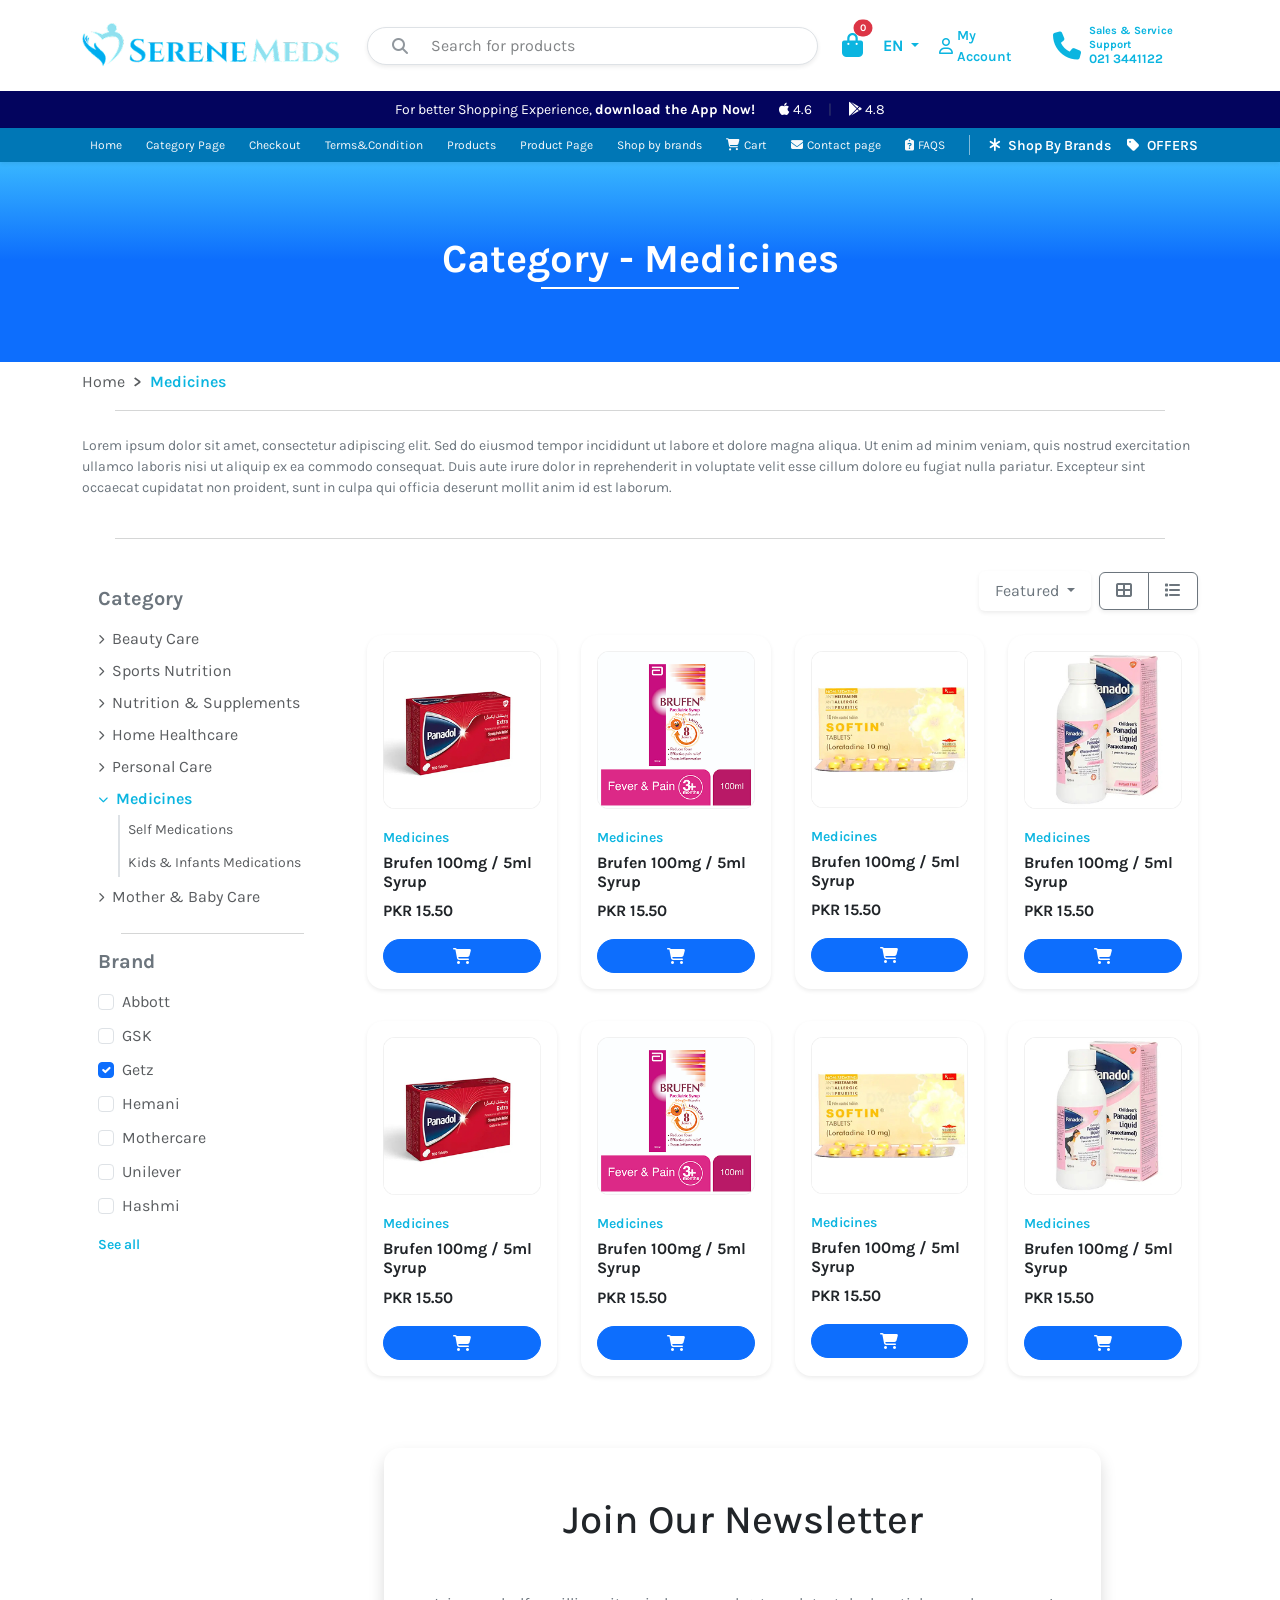
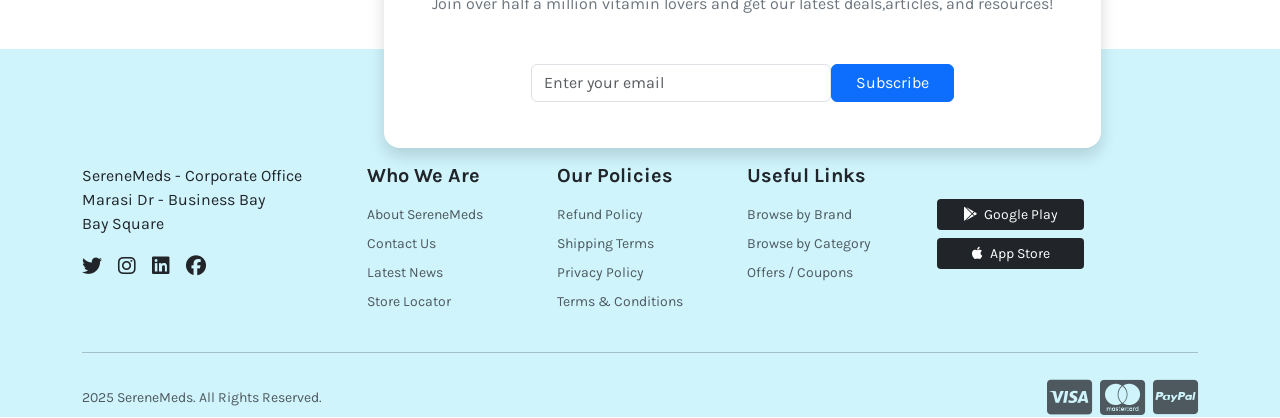
<file: category page/category.html>
<!DOCTYPE html>
<html lang="en">
<head>
    <meta charset="UTF-8">
    <meta name="viewport" content="width=device-width, initial-scale=1.0">
    <title>Serene Meds Header</title>
    <link href="https://cdn.jsdelivr.net/npm/bootstrap@5.3.8/dist/css/bootstrap.min.css" rel="stylesheet">
    <link rel="stylesheet" href="https://cdnjs.cloudflare.com/ajax/libs/font-awesome/6.4.0/css/all.min.css">
    <link href="https://fonts.googleapis.com/css2?family=Karla:ital,wght@0,200..800;1,200..800&display=swap" rel="stylesheet">
    <link rel="stylesheet" href="css/project.css">
</head>
<body>

    <div class="container py-3">
        <div class="row align-items-center justify-content-between">
            
            
            <div class="col-3">
                <a href="#">
                    <img src="img/logo.png" alt="Logo" class="img-fluid">
                </a>
            </div>

            
            <div class="col-5">
                <div class="input-group rounded-pill border shadow-sm bg-white overflow-hidden">
                    <span class="input-group-text bg-transparent border-0 ps-4 text-secondary opacity-75">
                        <i class="fa-solid fa-magnifying-glass"></i>
                    </span>
                    <input type="text" class="form-control border-0 shadow-none bg-transparent text-secondary opacity-75" placeholder="Search for products">
                </div>
            </div>

            
            <div class="col-4 d-flex align-items-center justify-content-end gap-3">
                
                
                <div class="position-relative">
                    <a href="#" class="fs-4 text-decoration-none text-primary">
                        <i class="fa-solid fa-bag-shopping"></i>
                        <span id="cart-count" class="position-absolute top-0 start-100 translate-middle badge rounded-pill bg-danger" style="font-size: 10px;">0</span>
                    </a>
                </div>

                
                <div class="dropdown">
                    <button class="btn dropdown-toggle fw-bold border-0 shadow-none bg-transparent px-1 text-primary" type="button" data-bs-toggle="dropdown" aria-expanded="false">
                        EN
                    </button>
                    <ul class="dropdown-menu">
                        <li><a class="dropdown-item" href="#">English</a></li>
                        <li><a class="dropdown-item" href="#">العربية</a></li>
                    </ul>
                </div>

                
                <div>
                    <a href="#" class="text-decoration-none d-flex align-items-center gap-1 text-primary">
                        <i class="fa-regular fa-user"></i>
                        <span class="fw-semibold small">My Account</span>
                    </a>
                </div>

                
                <div class="d-flex align-items-center gap-2 ps-3">
                    <i class="fa-solid fa-phone fs-3 text-primary"></i>
                    <div class="d-flex flex-column lh-sm">
                      <span class="fw-bold text-primary support-text">Sales & Service Support</span>
                      <span class="fw-bold text-primary phone-number">021 3441122</span>  
                    </div>
                </div>

            </div>

        </div>
    </div>

    <div class="bg-custom-topbar text-white py-2 px-3">
        <div class="container d-flex justify-content-center align-items-center gap-4">
            <div class="small">
                For better Shopping Experience, <strong>download the App Now!</strong>
            </div>
            <div class="d-flex align-items-center gap-3 small">
                <span><i class="fa-brands fa-apple"></i> 4.6</span>
                <span class="text-secondary opacity-50">|</span>
                <span><i class="fa-brands fa-google-play"></i> 4.8</span>
            </div>
        </div>
    </div>

    <nav class="navbar navbar-expand-lg main-navbar p-0 shadow-sm" style="background: #0077B6;">
    <div class="container">
        
        <button class="navbar-toggler text-white border-0" type="button" data-bs-toggle="collapse" data-bs-target="#navbarMenu" aria-controls="navbarMenu" aria-expanded="false" aria-label="Toggle navigation">
            <span class="navbar-toggler-icon"></span>
        </button>

        
        <div class="collapse navbar-collapse justify-content-between align-items-center" id="navbarMenu">
            
            
            <ul class="navbar-nav d-flex align-items-center gap-2 mb-2 mb-lg-0" style="font-size: 12px;">
                <li class="nav-item">
                    <a class="nav-link text-light px-2" href="../Home/Home.html">Home</a>
                </li>
                <li class="nav-item">
                    <a class="nav-link text-light px-2" href="../category page/category.html">Category Page</a>
                </li>
                <li class="nav-item">
                    <a class="nav-link text-light px-2" href="../checkout/checkout.html">Checkout</a>
                </li>
                <li class="nav-item">
                    <a class="nav-link text-light px-2" href="../terms&condition/terms.html">Terms&Condition</a>
                </li>
                <li class="nav-item">
                    <a class="nav-link text-light px-2" href="../products/project.html">Products</a>
                </li>
                <li class="nav-item">
                    <a class="nav-link text-light px-2" href="../Product Page/index.html">Product Page</a>
                </li>
                <li class="nav-item">
                    <a class="nav-link text-light px-2" href="../Shop by Brand/index.html">Shop by brands</a>
                </li>
                <li class="nav-item">
                    <a class="nav-link text-light px-2" href="../cart/cart.html">
                        <i class="fa-solid fa-cart-shopping me-1"></i>Cart
                    </a>
                </li>
                <li class="nav-item">
                    <a class="nav-link text-light px-2" href="../Contact page/contact.html">
                        <i class="fa-solid fa-envelope me-1"></i>Contact page
                    </a>
                </li>
                <li class="nav-item">
                    <a class="nav-link text-light px-2" href="../FAQS/faqs.html">
                        <i class="fa-solid fa-clipboard-question me-1"></i>FAQS
                    </a>
                </li>
            </ul>

            
            <div class="d-flex align-items-center gap-3">
                <div class="vr bg-white opacity-50 mx-1" style="height: 20px;"></div>
                <a href="../Shop by Brand/index.html" class="text-white text-decoration-none d-flex align-items-center gap-2 small fw-semibold">
                    <i class="fa-solid fa-asterisk"></i> Shop By Brands
                </a>
                <a href="#" class="text-white text-decoration-none d-flex align-items-center gap-2 small fw-semibold">
                    <i class="fa-solid fa-tag"></i> OFFERS
                </a>
            </div>

        </div>
    </div>
</nav>

    <div class="container-fluid bg-checkout-gradient d-flex justify-content-center align-items-center text-white py-4">
        <div class="text-center">
            <h1 class="fw-bold m-0">Category - Medicines</h1>
            <hr class="border-2 opacity-100 w-50 mx-auto mt-1 mb-0">
        </div>
    </div>

    <div class="container py-2">
        <nav aria-label="breadcrumb">
            <ol class="breadcrumb mb-0" style="--bs-breadcrumb-divider: '>';">
                <li class="breadcrumb-item"><a href="../Home/index.html" class="text-decoration-none text-muted">Home</a></li>
                <li class="breadcrumb-item active text-primary fw-semibold" aria-current="page">Medicines</li>
            </ol>
        </nav>
    </div>
    <hr class="text-muted opacity-25 my-2 mx-auto" style="width: 82%;">

    
    <div class="container py-3">
        <p class="text-secondary small lh-base mb-3">
            Lorem ipsum dolor sit amet, consectetur adipiscing elit. Sed do eiusmod tempor incididunt ut labore et dolore magna aliqua. Ut enim ad minim veniam, quis nostrud exercitation ullamco laboris nisi ut aliquip ex ea commodo consequat. Duis aute irure dolor in reprehenderit in voluptate velit esse cillum dolore eu fugiat nulla pariatur. Excepteur sint occaecat cupidatat non proident, sunt in culpa qui officia deserunt mollit anim id est laborum.
        </p>
    </div>

    
    <hr class="text-muted opacity-25 my-2 mx-auto" style="width: 82%;">

    
    <div class="container py-4">
        <div class="row">
            
            
            <div class="col-lg-3 col-md-4 mb-4">
              <div class="p-3 bg-white">
                
                <h5 class="fw-bold mb-3 text-secondary fs-5">Category</h5>
                <ul class="list-unstyled mb-4 fs-6">
                  <li class="mb-2">
                    <a href="#" class="text-decoration-none text-muted d-flex align-items-center category-link">
                      <i class="fas fa-chevron-right fa-2xs me-2"></i> Beauty Care
                    </a>
                  </li>
                  <li class="mb-2">
                    <a href="#" class="text-decoration-none text-muted d-flex align-items-center category-link">
                      <i class="fas fa-chevron-right fa-2xs me-2"></i> Sports Nutrition
                    </a>
                  </li>
                  <li class="mb-2">
                    <a href="#" class="text-decoration-none text-muted d-flex align-items-center category-link">
                      <i class="fas fa-chevron-right fa-2xs me-2"></i> Nutrition & Supplements
                    </a>
                  </li>
                  <li class="mb-2">
                    <a href="#" class="text-decoration-none text-muted d-flex align-items-center category-link">
                      <i class="fas fa-chevron-right fa-2xs me-2"></i> Home Healthcare
                    </a>
                  </li>
                  <li class="mb-2">
                    <a href="#" class="text-decoration-none text-muted d-flex align-items-center category-link">
                      <i class="fas fa-chevron-right fa-2xs me-2"></i> Personal Care
                    </a>
                  </li>

                  
                  <li class="mb-2">
                    <a href="#medicinesSubMenu" data-bs-toggle="collapse" role="button" aria-expanded="true" aria-controls="medicinesSubMenu" class="text-decoration-none text-primary fw-semibold d-flex align-items-center category-link">
                      <i class="fas fa-chevron-down fa-2xs me-2"></i> Medicines
                    </a>
                    <div class="collapse show ps-3 mt-1" id="medicinesSubMenu">
                      <ul class="list-unstyled d-flex flex-column gap-1 border-start border-2 ps-2 ms-1">
                        <li><a href="#" class="text-decoration-none text-muted small d-block py-1">Self Medications</a></li>
                        <li><a href="#" class="text-decoration-none text-muted small d-block py-1">Kids & Infants Medications</a></li>
                      </ul>
                    </div>
                  </li>

                  <li class="mt-2">
                    <a href="#" class="text-decoration-none text-muted d-flex align-items-center category-link">
                      <i class="fas fa-chevron-right fa-2xs me-2"></i> Mother & Baby Care
                    </a>
                  </li>
                </ul>

                <hr class="text-muted opacity-25 my-3 mx-auto" style="width: 80%;">

                
                <h5 class="fw-bold mb-3 text-secondary fs-5">Brand</h5>
                <div class="d-flex flex-column gap-2 fs-6">
                  <div class="form-check">
                    <input class="form-check-input brand-checkbox" type="checkbox" value="Abbott" id="brandAbbott">
                    <label class="form-check-label text-muted" for="brandAbbott">Abbott</label>
                  </div>
                  <div class="form-check">
                    <input class="form-check-input brand-checkbox" type="checkbox" value="GSK" id="brandGSK">
                    <label class="form-check-label text-muted" for="brandGSK">GSK</label>
                  </div>
                  <div class="form-check">
                    <input class="form-check-input brand-checkbox" type="checkbox" value="Getz" id="brandGetz" checked>
                    <label class="form-check-label text-muted" for="brandGetz">Getz</label>
                  </div>
                  <div class="form-check">
                    <input class="form-check-input brand-checkbox" type="checkbox" value="Hemani" id="brandHemani">
                    <label class="form-check-label text-muted" for="brandHemani">Hemani</label>
                  </div>
                  <div class="form-check">
                    <input class="form-check-input brand-checkbox" type="checkbox" value="Mothercare" id="brandMothercare">
                    <label class="form-check-label text-muted" for="brandMothercare">Mothercare</label>
                  </div>
                  <div class="form-check">
                    <input class="form-check-input brand-checkbox" type="checkbox" value="Unilever" id="brandUnilever">
                    <label class="form-check-label text-muted" for="brandUnilever">Unilever</label>
                  </div>
                  <div class="form-check">
                    <input class="form-check-input brand-checkbox" type="checkbox" value="Hashmi" id="brandHashmi">
                    <label class="form-check-label text-muted" for="brandHashmi">Hashmi</label>
                  </div>
                  
                  
                  <div class="mt-1">
                    <a href="#" class="text-decoration-none text-primary fw-semibold small" id="seeAllBrands">See all</a>
                  </div>
                </div>
              </div>
            </div>

            <div class="col-lg-9 col-md-8">
            
              <div class="d-flex justify-content-end align-items-center mb-4 gap-2">
                
                <div class="dropdown">
                  <button class="btn btn-outline-secondary dropdown-toggle text-secondary bg-white border-0 shadow-sm px-3 py-2" type="button" id="sortDropdown" data-bs-toggle="dropdown" aria-expanded="false">
                    Featured
                  </button>
                  <ul class="dropdown-menu shadow-sm border-0" aria-labelledby="sortDropdown">
                    <li><a class="dropdown-item active py-2" href="#" data-sort="featured">Featured</a></li>
                    <li><a class="dropdown-item py-2" href="#" data-sort="newest">Newest</a></li>
                    <li><a class="dropdown-item py-2" href="#" data-sort="most-rated">Most Rated</a></li>
                    <li><a class="dropdown-item py-2" href="#" data-sort="low-to-high">Low to High</a></li>
                  </ul>
                </div>

              
                <div class="btn-group shadow-sm" role="group" aria-label="View toggle">
                  <button type="button" class="btn btn-outline-secondary view-toggle active bg-white text-secondary px-3" id="gridViewBtn" data-view="grid">
                    <i class="fas fa-th-large"></i>
                  </button>
                  <button type="button" class="btn btn-outline-secondary view-toggle bg-white text-secondary px-3" id="listViewBtn" data-view="list">
                    <i class="fas fa-list"></i>
                  </button>
                </div>
              </div>

              
              <div class="row g-4">
                <div class="col-lg-3 col-md-6 col-sm-6">
                  <div class="card border-0 shadow-sm p-3 bg-white rounded-4 h-100">
                    <div class="text-center mb-3">
                      <img src="img/product1.png" alt="Product Image" class="img-fluid">
                    </div>
                    <div class="card-body p-0">
                      <span class="text-primary small fw-semibold">Medicines</span>
                      <h6 class="fw-bold text-dark mt-1 mb-2">Brufen 100mg / 5ml Syrup</h6>
                      <p class="fw-bold text-dark mb-3">PKR 15.50</p>
                      <button class="btn btn-primary w-100 rounded-pill d-flex align-items-center justify-content-center py-2 add-to-cart-btn" onclick="addToCart()">
                         <i class="fas fa-shopping-cart"></i>
                             </button>
                    </div>
                  </div>
                </div>

                <div class="col-lg-3 col-md-6 col-sm-6">
                  <div class="card border-0 shadow-sm p-3 bg-white rounded-4 h-100">
                    <div class="text-center mb-3">
                      <img src="img/product2.png" alt="Product Image" class="img-fluid">
                    </div>
                    <div class="card-body p-0">
                      <span class="text-primary small fw-semibold">Medicines</span>
                      <h6 class="fw-bold text-dark mt-1 mb-2">Brufen 100mg / 5ml Syrup</h6>
                      <p class="fw-bold text-dark mb-3">PKR 15.50</p>
                      <button class="btn btn-primary w-100 rounded-pill d-flex align-items-center justify-content-center py-2 add-to-cart-btn" onclick="addToCart()">
                         <i class="fas fa-shopping-cart"></i>
                             </button>
                    </div>
                  </div>
                </div>

                <div class="col-lg-3 col-md-6 col-sm-6">
                  <div class="card border-0 shadow-sm p-3 bg-white rounded-4 h-100">
                    <div class="text-center mb-3">
                      <img src="img/product3.png" alt="Product Image" class="img-fluid">
                    </div>
                    <div class="card-body p-0">
                      <span class="text-primary small fw-semibold">Medicines</span>
                      <h6 class="fw-bold text-dark mt-1 mb-2">Brufen 100mg / 5ml Syrup</h6>
                      <p class="fw-bold text-dark mb-3">PKR 15.50</p>
                      <button class="btn btn-primary w-100 rounded-pill d-flex align-items-center justify-content-center py-2 add-to-cart-btn" onclick="addToCart()">
                         <i class="fas fa-shopping-cart"></i>
                             </button>
                    </div>
                  </div>
                </div>

                <div class="col-lg-3 col-md-6 col-sm-6">
                  <div class="card border-0 shadow-sm p-3 bg-white rounded-4 h-100">
                    <div class="text-center mb-3">
                      <img src="img/product4.png" alt="Product Image" class="img-fluid">
                    </div>
                    <div class="card-body p-0">
                      <span class="text-primary small fw-semibold">Medicines</span>
                      <h6 class="fw-bold text-dark mt-1 mb-2">Brufen 100mg / 5ml Syrup</h6>
                      <p class="fw-bold text-dark mb-3">PKR 15.50</p>
                      <button class="btn btn-primary w-100 rounded-pill d-flex align-items-center justify-content-center py-2 add-to-cart-btn" onclick="addToCart()">
                         <i class="fas fa-shopping-cart"></i>
                             </button>
                    </div>
                  </div>
                </div>
              </div>

              
              <div class="row g-4 mt-2">
                <div class="col-lg-3 col-md-6 col-sm-6">
                  <div class="card border-0 shadow-sm p-3 bg-white rounded-4 h-100">
                    <div class="text-center mb-3">
                      <img src="img/product1.png" alt="Product Image" class="img-fluid">
                    </div>
                    <div class="card-body p-0">
                      <span class="text-primary small fw-semibold">Medicines</span>
                      <h6 class="fw-bold text-dark mt-1 mb-2">Brufen 100mg / 5ml Syrup</h6>
                      <p class="fw-bold text-dark mb-3">PKR 15.50</p>
                     <button class="btn btn-primary w-100 rounded-pill d-flex align-items-center justify-content-center py-2 add-to-cart-btn" onclick="addToCart()">
                         <i class="fas fa-shopping-cart"></i>
                             </button>
                    </div>
                  </div>
                </div>

                <div class="col-lg-3 col-md-6 col-sm-6">
                  <div class="card border-0 shadow-sm p-3 bg-white rounded-4 h-100">
                    <div class="text-center mb-3">
                      <img src="img/product2.png" alt="Product Image" class="img-fluid">
                    </div>
                    <div class="card-body p-0">
                      <span class="text-primary small fw-semibold">Medicines</span>
                      <h6 class="fw-bold text-dark mt-1 mb-2">Brufen 100mg / 5ml Syrup</h6>
                      <p class="fw-bold text-dark mb-3">PKR 15.50</p>
                      <button class="btn btn-primary w-100 rounded-pill d-flex align-items-center justify-content-center py-2 add-to-cart-btn" onclick="addToCart()">
                         <i class="fas fa-shopping-cart"></i>
                             </button>
                    </div>
                  </div>
                </div>

                <div class="col-lg-3 col-md-6 col-sm-6">
                  <div class="card border-0 shadow-sm p-3 bg-white rounded-4 h-100">
                    <div class="text-center mb-3">
                      <img src="img/product3.png" alt="Product Image" class="img-fluid">
                    </div>
                    <div class="card-body p-0">
                      <span class="text-primary small fw-semibold">Medicines</span>
                      <h6 class="fw-bold text-dark mt-1 mb-2">Brufen 100mg / 5ml Syrup</h6>
                      <p class="fw-bold text-dark mb-3">PKR 15.50</p>
                     <button class="btn btn-primary w-100 rounded-pill d-flex align-items-center justify-content-center py-2 add-to-cart-btn" onclick="addToCart()">
                         <i class="fas fa-shopping-cart"></i>
                             </button>
                    </div>
                  </div>
                </div>

                <div class="col-lg-3 col-md-6 col-sm-6">
                  <div class="card border-0 shadow-sm p-3 bg-white rounded-4 h-100">
                    <div class="text-center mb-3">
                      <img src="img/product4.png" alt="Product Image" class="img-fluid">
                    </div>
                    <div class="card-body p-0">
                      <span class="text-primary small fw-semibold">Medicines</span>
                      <h6 class="fw-bold text-dark mt-1 mb-2">Brufen 100mg / 5ml Syrup</h6>
                      <p class="fw-bold text-dark mb-3">PKR 15.50</p>
                     <button class="btn btn-primary w-100 rounded-pill d-flex align-items-center justify-content-center py-2 add-to-cart-btn" onclick="addToCart()">
                         <i class="fas fa-shopping-cart"></i>
                             </button>
                    </div>
                  </div>
                </div>
              </div>

            </div>
            
        </div>
    </div>



   <section class="footer1 py-5 position-relative ">
  <div class="join bg-white shadow rounded-4 text-center pt-5 position-absolute  " style="max-width: 800px; height: 300px; margin-left: 30%;">
    <h1>Join Our Newsletter</h1>
    <P class="text-secondary mb-5 mt-5 ps-5 pe-5">Join over half a million vitamin lovers and get our latest deals,articles, and resources!</P>
    <div class="d-flex justify-content-center">
          <input type="email" class="form-control" placeholder="Enter your email" style="max-width: 300px;">
          <button class="btn btn-primary px-4">Subscribe</button>
        </div>
  </div>
</section>



<footer class="bg-info-subtle " style=" margin-top:12%; padding-top:9% ;">
  <div class="container">
    <div class="row g-4">
      <div class="col-lg-3">
        <p class=" mb-3">
          SereneMeds - Corporate Office<br>
          Marasi Dr - Business Bay<br>
          Bay Square
        </p>
        <div class="d-flex gap-3">
          <a href="#" class="text-dark fs-5"><i class="fa-brands fa-twitter"></i></a>
          <a href="#" class="text-dark fs-5"><i class="fa-brands fa-instagram"></i></a>
          <a href="#" class="text-dark fs-5"><i class="fa-brands fa-linkedin"></i></a>
          <a href="#" class="text-dark fs-5"><i class="fa-brands fa-facebook"></i></a>
        </div>
      </div>

      <div class="col-6 col-lg-2">
        <h6 class="fw-bold mb-3 fs-5">Who We Are</h6>
        <ul class="list-unstyled small">
          <li class="mb-2"><a href="#" class="text-body-secondary text-decoration-none">About SereneMeds</a></li>
          <li class="mb-2"><a href="#" class="text-body-secondary text-decoration-none">Contact Us</a></li>
          <li class="mb-2"><a href="#" class="text-body-secondary text-decoration-none">Latest News</a></li>
          <li class="mb-2"><a href="#" class="text-body-secondary text-decoration-none">Store Locator</a></li>
        </ul>
      </div>

    
      <div class="col-6 col-lg-2">
        <h6 class="fw-bold mb-3 fs-5">Our Policies</h6>
        <ul class="list-unstyled small">
          <li class="mb-2"><a href="#" class="text-body-secondary text-decoration-none">Refund Policy</a></li>
          <li class="mb-2"><a href="#" class="text-body-secondary text-decoration-none">Shipping Terms</a></li>
          <li class="mb-2"><a href="#" class="text-body-secondary text-decoration-none">Privacy Policy</a></li>
          <li class="mb-2"><a href="#" class="text-body-secondary text-decoration-none">Terms & Conditions</a></li>
        </ul>
      </div>

    
      <div class="col-6 col-lg-2">
        <h6 class="fw-bold mb-3 fs-5">Useful Links</h6>
        <ul class="list-unstyled small">
          <li class="mb-2"><a href="#" class="text-body-secondary text-decoration-none">Browse by Brand</a></li>
          <li class="mb-2"><a href="#" class="text-body-secondary text-decoration-none">Browse by Category</a></li>
          <li class="mb-2"><a href="#" class="text-body-secondary text-decoration-none">Offers / Coupons</a></li>
        </ul>
      </div>

      <div class="d-flex flex-column gap-2" style="width: 15%; padding-top: 3%;">
        <a href="#" class="btn bg-dark text-white btn-sm">
        <i class="fa-brands fa-google-play me-1"></i> Google Play </a>
        <a href="#" class="btn bg-dark text-white btn-sm">
          <i class="fa-brands fa-apple me-1"></i> App Store
        </a>
      </div>
    </div>

    <hr class="my-4">
    <div class="d-flex flex-column flex-md-row justify-content-between align-items-center small text-body-secondary">
      <p class="mb-2 mb-md-0"> 2025 SereneMeds. All Rights Reserved.</p>
      <div class="d-flex gap-2">
        <i class="fa-brands fa-cc-visa fs-1"></i>
        <i class="fa-brands fa-cc-mastercard fs-1"></i>
        <i class="fa-brands fa-cc-paypal fs-1"></i>
      </div>
    </div>
  </div>
</footer> 

    <!-- Bootstrap 5.3.8 JS Bundle CDN -->
    <script src="https://cdn.jsdelivr.net/npm/bootstrap@5.3.8/dist/js/bootstrap.bundle.min.js"></script>
    <script src="js/script.js"></script>

</body>
</html>
</file>
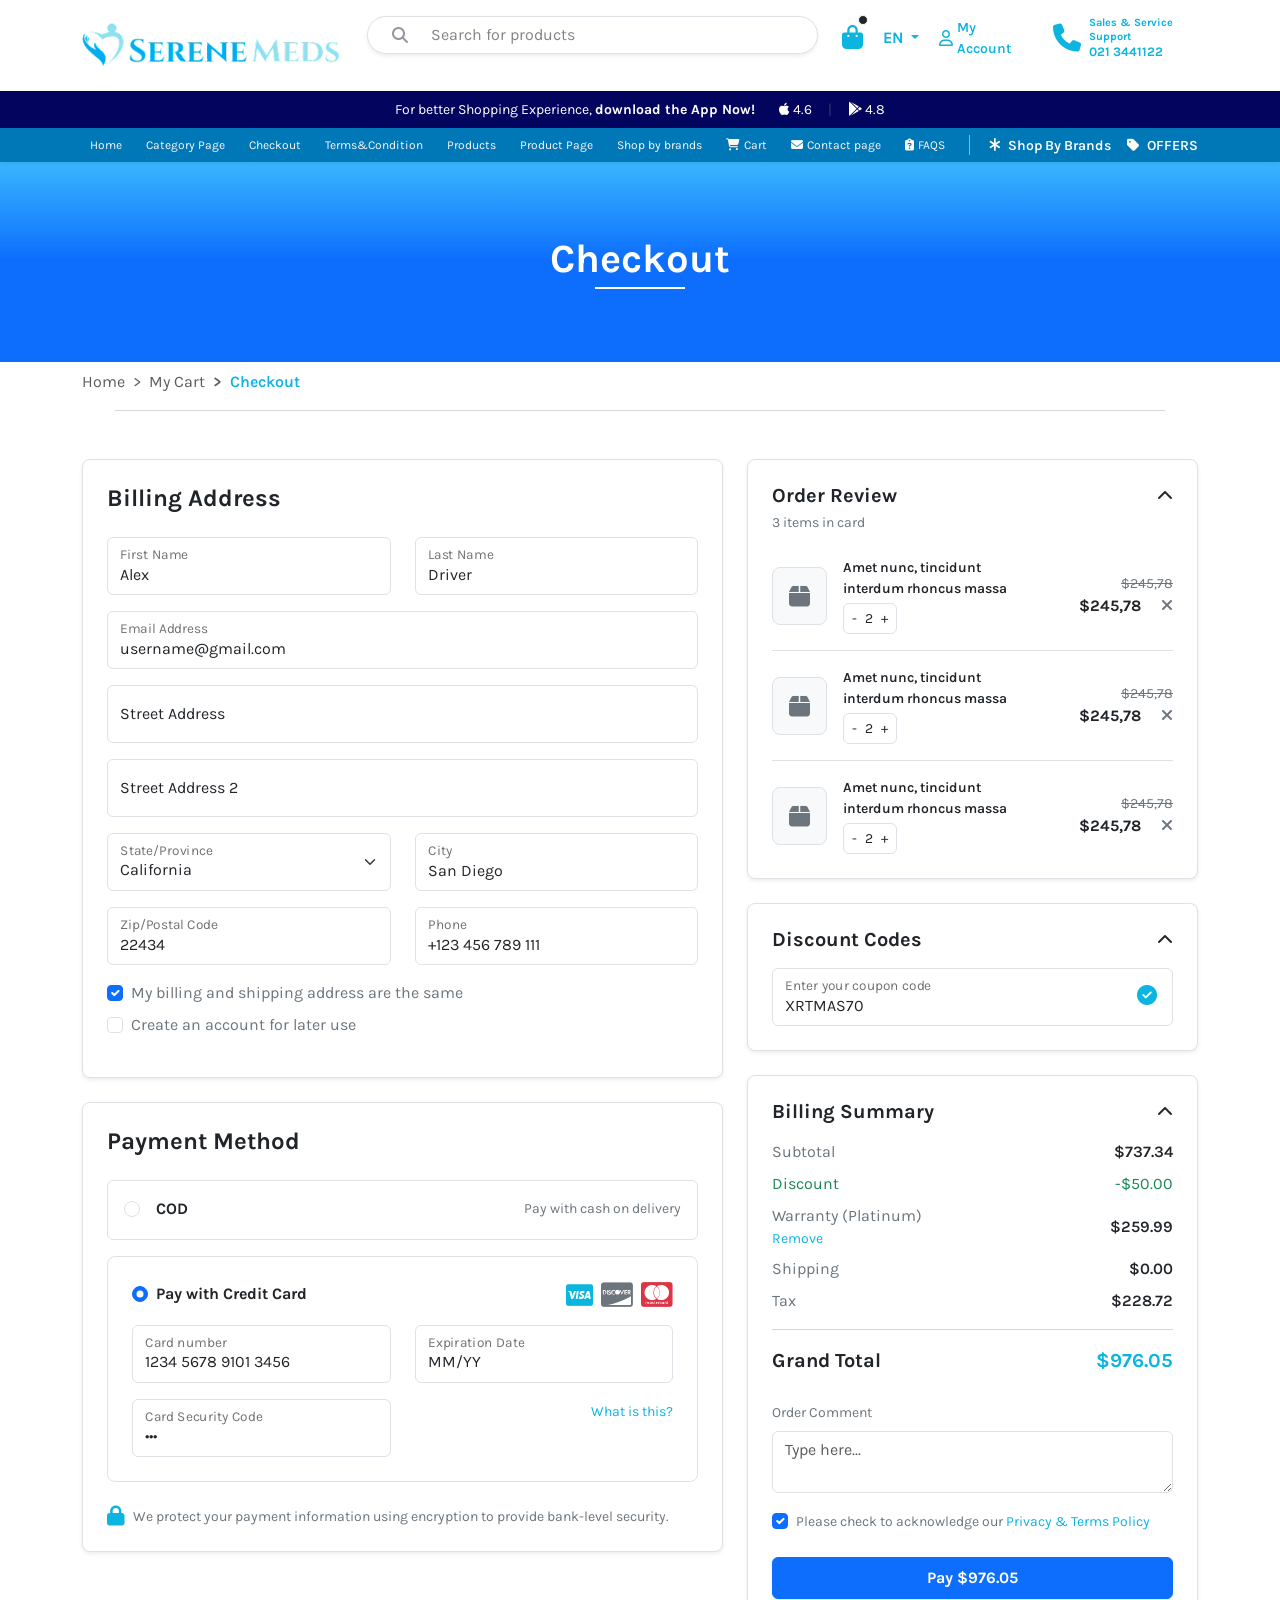
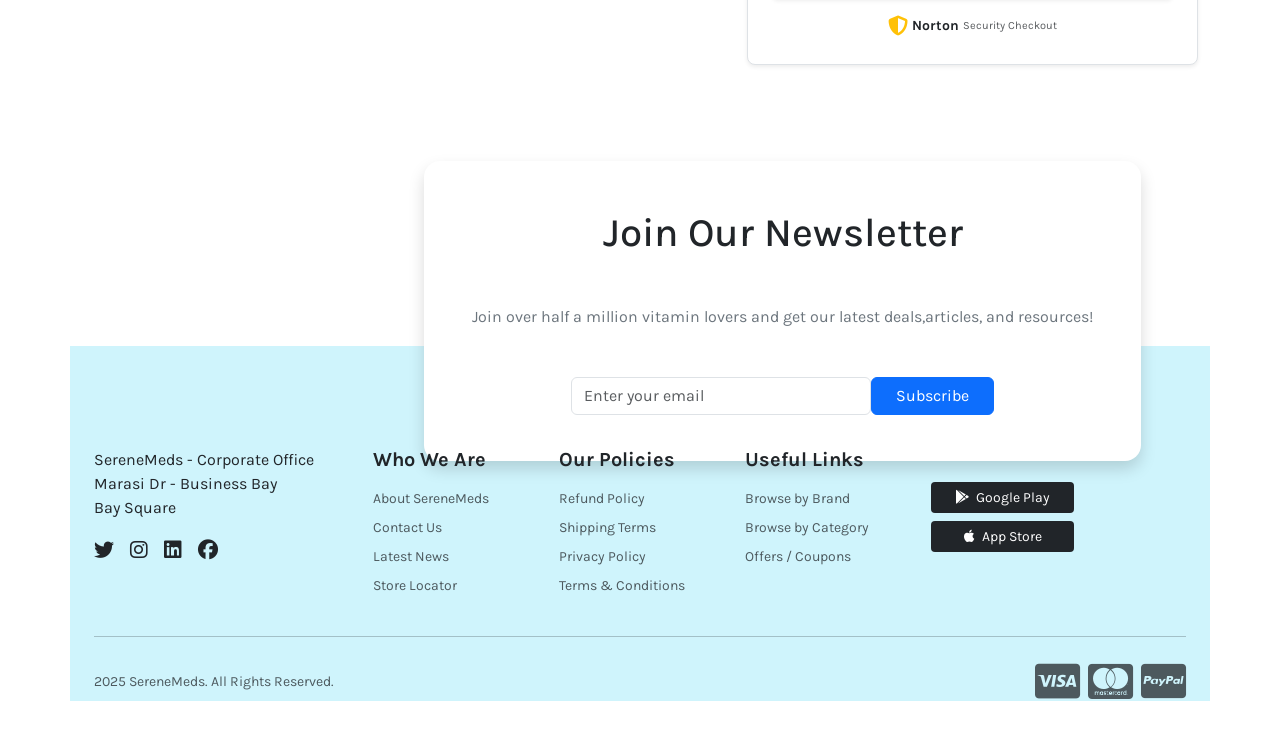
<file: checkout/checkout.html>
<!DOCTYPE html>
<html lang="en">
<head>
    <meta charset="UTF-8">
    <meta name="viewport" content="width=device-width, initial-scale=1.0">
    <title>Serene Meds Header</title>
    <link href="https://cdn.jsdelivr.net/npm/bootstrap@5.3.8/dist/css/bootstrap.min.css" rel="stylesheet">
    <link rel="stylesheet" href="https://cdnjs.cloudflare.com/ajax/libs/font-awesome/6.4.0/css/all.min.css">
    <link href="https://fonts.googleapis.com/css2?family=Karla:ital,wght@0,200..800;1,200..800&display=swap" rel="stylesheet">
    <link rel="stylesheet" href="css/project.css">
</head>
<body>

    <div class="container py-3">
        <div class="row align-items-center justify-content-between">
            
            
            <div class="col-3">
                <a href="#">
                    <img src="img/logo.png" alt="Logo" class="img-fluid">
                </a>
            </div>

            
            <div class="col-5">
                <div class="input-group rounded-pill border shadow-sm bg-white overflow-hidden">
                    <span class="input-group-text bg-transparent border-0 ps-4 text-secondary opacity-75">
                        <i class="fa-solid fa-magnifying-glass"></i>
                    </span>
                    <input type="text" class="form-control border-0 shadow-none bg-transparent text-secondary opacity-75" placeholder="Search for products">
                </div>
            </div>

            
            <div class="col-4 d-flex align-items-center justify-content-end gap-3">
                
                <!-- Cart Icon -->
                <div class="position-relative">
                    <a href="#" class="fs-4 text-decoration-none text-primary">
                        <i class="fa-solid fa-bag-shopping"></i>
                        <span class="position-absolute top-0 start-100 translate-middle p-1 bg-dark border border-light rounded-circle"></span>
                    </a>
                </div>

                
                <div class="dropdown">
                    <button class="btn dropdown-toggle fw-bold border-0 shadow-none bg-transparent px-1 text-primary" type="button" data-bs-toggle="dropdown" aria-expanded="false">
                        EN
                    </button>
                    <ul class="dropdown-menu">
                        <li><a class="dropdown-item" href="#">English</a></li>
                        <li><a class="dropdown-item" href="#">العربية</a></li>
                    </ul>
                </div>

                
                <div>
                    <a href="#" class="text-decoration-none d-flex align-items-center gap-1 text-primary">
                        <i class="fa-regular fa-user"></i>
                        <span class="fw-semibold small">My Account</span>
                    </a>
                </div>

                
                <div class="d-flex align-items-center gap-2 ps-3">
                    <i class="fa-solid fa-phone fs-3 text-primary"></i>
                    <div class="d-flex flex-column lh-sm">
                      <span class="fw-bold text-primary support-text">Sales & Service Support</span>
                      <span class="fw-bold text-primary phone-number">021 3441122</span>  
                    </div>
                </div>

            </div>

        </div>
    </div>

    <div class="bg-custom-topbar text-white py-2 px-3">
        <div class="container d-flex justify-content-center align-items-center gap-4">
            <div class="small">
                For better Shopping Experience, <strong>download the App Now!</strong>
            </div>
            <div class="d-flex align-items-center gap-3 small">
                <span><i class="fa-brands fa-apple"></i> 4.6</span>
                <span class="text-secondary opacity-50">|</span>
                <span><i class="fa-brands fa-google-play"></i> 4.8</span>
            </div>
        </div>
    </div>

   <nav class="navbar navbar-expand-lg main-navbar p-0 shadow-sm" style="background: #0077B6;">
    <div class="container">
        
        <button class="navbar-toggler text-white border-0" type="button" data-bs-toggle="collapse" data-bs-target="#navbarMenu" aria-controls="navbarMenu" aria-expanded="false" aria-label="Toggle navigation">
            <span class="navbar-toggler-icon"></span>
        </button>

        
        <div class="collapse navbar-collapse justify-content-between align-items-center" id="navbarMenu">
            
            
            <ul class="navbar-nav d-flex align-items-center gap-2 mb-2 mb-lg-0" style="font-size: 12px;">
                <li class="nav-item">
                    <a class="nav-link text-light px-2" href="../Home/Home.html">Home</a>
                </li>
                <li class="nav-item">
                    <a class="nav-link text-light px-2" href="../category page/category.html">Category Page</a>
                </li>
                <li class="nav-item">
                    <a class="nav-link text-light px-2" href="../checkout/checkout.html">Checkout</a>
                </li>
                <li class="nav-item">
                    <a class="nav-link text-light px-2" href="../terms&condition/terms.html">Terms&Condition</a>
                </li>
                <li class="nav-item">
                    <a class="nav-link text-light px-2" href="../products/project.html">Products</a>
                </li>
                <li class="nav-item">
                    <a class="nav-link text-light px-2" href="../Product Page/index.html">Product Page</a>
                </li>
                <li class="nav-item">
                    <a class="nav-link text-light px-2" href="../Shop by Brand/index.html">Shop by brands</a>
                </li>
                <li class="nav-item">
                    <a class="nav-link text-light px-2" href="../cart/cart.html">
                        <i class="fa-solid fa-cart-shopping me-1"></i>Cart
                    </a>
                </li>
                <li class="nav-item">
                    <a class="nav-link text-light px-2" href="../Contact page/contact.html">
                        <i class="fa-solid fa-envelope me-1"></i>Contact page
                    </a>
                </li>
                <li class="nav-item">
                    <a class="nav-link text-light px-2" href="../FAQS/faqs.html">
                        <i class="fa-solid fa-clipboard-question me-1"></i>FAQS
                    </a>
                </li>
            </ul>

            
            <div class="d-flex align-items-center gap-3">
                <div class="vr bg-white opacity-50 mx-1" style="height: 20px;"></div>
                <a href="../Shop by Brand/index.html" class="text-white text-decoration-none d-flex align-items-center gap-2 small fw-semibold">
                    <i class="fa-solid fa-asterisk"></i> Shop By Brands
                </a>
                <a href="#" class="text-white text-decoration-none d-flex align-items-center gap-2 small fw-semibold">
                    <i class="fa-solid fa-tag"></i> OFFERS
                </a>
            </div>

        </div>
    </div>
</nav>

        
    <div class="container-fluid bg-checkout-gradient d-flex justify-content-center align-items-center text-white py-4">
        <div class="text-center">
            <h1 class="fw-bold m-0">Checkout</h1>
            <hr class="border-2 opacity-100 w-50 mx-auto mt-1 mb-0">
        </div>
    </div>

    <div class="container py-2">
        <nav aria-label="breadcrumb">
            <ol class="breadcrumb mb-0" style="--bs-breadcrumb-divider: '>';">
                <li class="breadcrumb-item"><a href="../Home/index.html" class="text-decoration-none text-muted">Home</a></li>
                <li class="breadcrumb-item"><a href="../Cart/index.html" class="text-decoration-none text-muted">My Cart</a></li>
                <li class="breadcrumb-item active text-primary fw-semibold" aria-current="page">Checkout</li>
            </ol>
        </nav>
    </div>
    <hr class="text-muted opacity-25 my-2 mx-auto" style="width: 82%;">

    <div class="container my-5">
        <div class="row g-4">
            
            <div class="col-lg-7">
                
            
                <div class="card p-4 border rounded-3 shadow-sm mb-4">
                    <h4 class="mb-4 fw-bold">Billing Address</h4>
                    <form id="billingForm">
                        <div class="row mb-3">
                            <div class="col-md-6 mb-3 mb-md-0">
                                <div class="form-floating">
                                    <input type="text" class="form-control" id="firstName" placeholder="First Name" value="Alex">
                                    <label for="firstName">First Name</label>
                                </div>
                            </div>
                            <div class="col-md-6">
                                <div class="form-floating">
                                    <input type="text" class="form-control" id="lastName" placeholder="Last Name" value="Driver">
                                    <label for="lastName">Last Name</label>
                                </div>
                            </div>
                        </div>

                        <div class="form-floating mb-3">
                            <input type="email" class="form-control" id="emailAddress" placeholder="Email Address" value="username@gmail.com">
                            <label for="emailAddress">Email Address</label>
                        </div>

                        <div class="form-floating mb-3">
                            <input type="text" class="form-control" id="streetAddress1" placeholder="Street Address">
                            <label for="streetAddress1">Street Address</label>
                        </div>

                        <div class="form-floating mb-3">
                            <input type="text" class="form-control" id="streetAddress2" placeholder="Street Address 2">
                            <label for="streetAddress2">Street Address 2</label>
                        </div>

                        <div class="row mb-3">
                            <div class="col-md-6 mb-3 mb-md-0">
                                <div class="form-floating">
                                    <select class="form-select" id="stateSelect">
                                        <option selected>California</option>
                                        <option value="1">New York</option>
                                        <option value="2">Texas</option>
                                    </select>
                                    <label for="stateSelect">State/Province</label>
                                </div>
                            </div>
                            <div class="col-md-6">
                                <div class="form-floating">
                                    <input type="text" class="form-control" id="cityName" placeholder="City" value="San Diego">
                                    <label for="cityName">City</label>
                                </div>
                            </div>
                        </div>

                        <div class="row mb-3">
                            <div class="col-md-6 mb-3 mb-md-0">
                                <div class="form-floating">
                                    <input type="text" class="form-control" id="zipCode" placeholder="Zip/Postal Code" value="22434">
                                    <label for="zipCode">Zip/Postal Code</label>
                                </div>
                            </div>
                            <div class="col-md-6">
                                <div class="form-floating">
                                    <input type="text" class="form-control" id="phoneNumber" placeholder="Phone" value="+123 456 789 111">
                                    <label for="phoneNumber">Phone</label>
                                </div>
                            </div>
                        </div>

                        <div class="form-check mb-2">
                            <input class="form-check-input" type="checkbox" id="sameAddressCheck" checked>
                            <label class="form-check-label text-secondary" for="sameAddressCheck">
                                My billing and shipping address are the same
                            </label>
                        </div>
                        
                        <div class="form-check mb-3">
                            <input class="form-check-input" type="checkbox" id="createAccountCheck">
                            <label class="form-check-label text-secondary" for="createAccountCheck">
                                Create an account for later use
                            </label>
                        </div>
                    </form>
                </div>

                
                <div class="card p-4 border rounded-3 shadow-sm">
                    <h4 class="mb-4 fw-bold">Payment Method</h4>

                    
                    <div class="card p-3 mb-3 border rounded-2">
                        <div class="form-check d-flex align-items-center">
                            <input class="form-check-input mt-0" type="radio" name="paymentMethod" id="codCheck">
                            <label class="form-check-label ms-3 d-flex w-100 justify-content-between align-items-center" for="codCheck">
                                <span class="fw-bold">COD</span>
                                <span class="text-secondary small">Pay with cash on delivery</span>
                            </label>
                        </div>
                    </div>

                    
                    <div class="card p-4 border rounded-3 mb-3" id="creditCardContainer">
                        <div class="d-flex justify-content-between align-items-center mb-3">
                            <div class="form-check">
                                <input class="form-check-input" type="radio" name="paymentMethod" id="ccCheck" checked>
                                <label class="form-check-label fw-bold text-dark" for="ccCheck">
                                    Pay with Credit Card
                                </label>
                            </div>
                            <div class="d-flex align-items-center gap-2">
                                <i class="fa-brands fa-cc-visa fs-4 text-primary"></i>
                                <i class="fa-brands fa-cc-discover fs-3 text-secondary"></i>
                                <i class="fa-brands fa-cc-mastercard fs-3 text-danger"></i>
                            </div>
                        </div>

                        <div class="row mb-3">
                            <div class="col-md-6 mb-3 mb-md-0">
                                <div class="form-floating">
                                    <input type="text" class="form-control" id="cardNumber" placeholder="Card number" value="1234 5678 9101 3456">
                                    <label for="cardNumber">Card number</label>
                                </div>
                            </div>
                            <div class="col-md-6">
                                <div class="form-floating">
                                    <input type="text" class="form-control" id="expiryDate" placeholder="Expiration Date" value="MM/YY">
                                    <label for="expiryDate">Expiration Date</label>
                                </div>
                            </div>
                        </div>

                        <div class="row align-items-center">
                            <div class="col-md-6">
                                <div class="form-floating">
                                    <input type="password" class="form-control" id="secCode" placeholder="Card Security Code" value="***">
                                    <label for="secCode">Card Security Code</label>
                                </div>
                            </div>
                            <div class="col-md-6 text-md-end mt-2 mt-md-0">
                                <a href="#" class="text-decoration-none small text-primary">What is this?</a>
                            </div>
                        </div>
                    </div>

                    <div class="d-flex align-items-center text-secondary small mt-2">
                        <i class="fa-solid fa-lock text-primary me-2 fs-5"></i>
                        <span>We protect your payment information using encryption to provide bank-level security.</span>
                    </div>
                </div>

            </div>

            
            <div class="col-lg-5">
                
                
                <div class="card p-4 border rounded-3 shadow-sm mb-4 sticky-top" style="top: 20px; z-index: 5;">
                    <div class="d-flex justify-content-between align-items-center mb-1" data-bs-toggle="collapse" data-bs-target="#orderReviewCollapse" role="button" aria-expanded="true">
                        <h5 class="fw-bold m-0">Order Review</h5>
                        <i class="fa-solid fa-chevron-up"></i>
                    </div>
                    <p class="text-secondary small mb-4">3 items in card</p>

                    <div class="collapse show" id="orderReviewCollapse">
                        
                        <div class="d-flex align-items-center justify-content-between pb-3 mb-3 border-bottom">
                            <div class="d-flex align-items-center gap-3">
                                <div class="bg-light border rounded-3 d-flex justify-content-center align-items-center p-3">
                                    <i class="fa-solid fa-box text-secondary fs-4"></i>
                                </div>
                                <div>
                                    <p class="small mb-1 fw-semibold">Amet nunc, tincidunt<br>interdum rhoncus massa</p>
                                    <div class="d-inline-flex align-items-center border rounded px-2 py-1">
                                        <button class="btn btn-sm p-0 border-0">-</button>
                                        <span class="px-2 small">2</span>
                                        <button class="btn btn-sm p-0 border-0">+</button>
                                    </div>
                                </div>
                            </div>
                            <div class="text-end">
                                <span class="text-secondary text-decoration-line-through small d-block">$245,78</span>
                                <span class="fw-bold">$245,78</span>
                                <i class="fa-solid fa-xmark text-secondary ms-3 cursor-pointer"></i>
                            </div>
                        </div>

                        
                        <div class="d-flex align-items-center justify-content-between pb-3 mb-3 border-bottom">
                            <div class="d-flex align-items-center gap-3">
                                <div class="bg-light border rounded-3 d-flex justify-content-center align-items-center p-3">
                                    <i class="fa-solid fa-box text-secondary fs-4"></i>
                                </div>
                                <div>
                                    <p class="small mb-1 fw-semibold">Amet nunc, tincidunt<br>interdum rhoncus massa</p>
                                    <div class="d-inline-flex align-items-center border rounded px-2 py-1">
                                        <button class="btn btn-sm p-0 border-0">-</button>
                                        <span class="px-2 small">2</span>
                                        <button class="btn btn-sm p-0 border-0">+</button>
                                    </div>
                                </div>
                            </div>
                            <div class="text-end">
                                <span class="text-secondary text-decoration-line-through small d-block">$245,78</span>
                                <span class="fw-bold">$245,78</span>
                                <i class="fa-solid fa-xmark text-secondary ms-3 cursor-pointer"></i>
                            </div>
                        </div>

                        
                        <div class="d-flex align-items-center justify-content-between">
                            <div class="d-flex align-items-center gap-3">
                                <div class="bg-light border rounded-3 d-flex justify-content-center align-items-center p-3">
                                    <i class="fa-solid fa-box text-secondary fs-4"></i>
                                </div>
                                <div>
                                    <p class="small mb-1 fw-semibold">Amet nunc, tincidunt<br>interdum rhoncus massa</p>
                                    <div class="d-inline-flex align-items-center border rounded px-2 py-1">
                                        <button class="btn btn-sm p-0 border-0">-</button>
                                        <span class="px-2 small">2</span>
                                        <button class="btn btn-sm p-0 border-0">+</button>
                                    </div>
                                </div>
                            </div>
                            <div class="text-end">
                                <span class="text-secondary text-decoration-line-through small d-block">$245,78</span>
                                <span class="fw-bold">$245,78</span>
                                <i class="fa-solid fa-xmark text-secondary ms-3 cursor-pointer"></i>
                            </div>
                        </div>
                    </div>
                </div>

                
                <div class="card p-4 border rounded-3 shadow-sm mb-4">
                    <div class="d-flex justify-content-between align-items-center mb-3" data-bs-toggle="collapse" data-bs-target="#discountCollapse" role="button" aria-expanded="true">
                        <h5 class="fw-bold m-0">Discount Codes</h5>
                        <i class="fa-solid fa-chevron-up"></i>
                    </div>
                    <div class="collapse show" id="discountCollapse">
                        <div class="form-floating position-relative">
                            <input type="text" class="form-control pe-5" id="discountInput" placeholder="Enter your coupon code" value="XRTMAS70">
                            <label for="discountInput">Enter your coupon code</label>
                            <span class="position-absolute top-50 end-0 translate-middle-y pe-3" style="z-index: 5;">
                                <i class="fa-solid fa-circle-check text-primary fs-5"></i>
                            </span>
                        </div>
                    </div>
                </div>

                
                <div class="card p-4 border rounded-3 shadow-sm mb-4">
                    <div class="d-flex justify-content-between align-items-center mb-3" data-bs-toggle="collapse" data-bs-target="#summaryCollapse" role="button" aria-expanded="true">
                        <h5 class="fw-bold m-0">Billing Summary</h5>
                        <i class="fa-solid fa-chevron-up"></i>
                    </div>

                    <div class="collapse show" id="summaryCollapse">
                        <div class="d-flex justify-content-between align-items-center mb-2">
                            <span class="text-secondary">Subtotal</span>
                            <span class="fw-semibold" id="subtotalAmount">$737.34</span>
                        </div>

                        <div class="d-flex justify-content-between align-items-center mb-2 text-success">
                            <span>Discount</span>
                            <span id="discountAmount">-$50.00</span>
                        </div>

                        <div class="d-flex justify-content-between align-items-center mb-2">
                            <div>
                                <span class="text-secondary">Warranty (Platinum)</span>
                                <a href="#" class="d-block text-decoration-none small text-primary" id="removeWarranty">Remove</a>
                            </div>
                            <span class="fw-semibold">$259.99</span>
                        </div>

                        <div class="d-flex justify-content-between align-items-center mb-2">
                            <span class="text-secondary">Shipping</span>
                            <span class="fw-semibold">$0.00</span>
                        </div>

                        <div class="d-flex justify-content-between align-items-center mb-3">
                            <span class="text-secondary">Tax</span>
                            <span class="fw-semibold">$228.72</span>
                        </div>

                        <hr class="text-muted opacity-25 my-3">

                        <div class="d-flex justify-content-between align-items-center mb-4">
                            <span class="fw-bold fs-5 text-dark">Grand Total</span>
                            <span class="fw-bold fs-5 text-primary" id="grandTotal">$976.05</span>
                        </div>

                        
                        <div class="mb-3">
                            <label for="orderComment" class="form-label text-secondary small">Order Comment</label>
                            <textarea class="form-control shadow-none" id="orderComment" rows="2" placeholder="Type here..."></textarea>
                        </div>

                        
                        <div class="form-check mb-4">
                            <input class="form-check-input" type="checkbox" id="termsCheck" checked>
                            <label class="form-check-label text-secondary small" for="termsCheck">
                                Please check to acknowledge our <a href="#" class="text-decoration-none text-primary">Privacy & Terms Policy</a>
                            </label>
                        </div>

                        
                        <button type="button" class="btn btn-primary w-100 py-2 fw-bold shadow-sm" id="payBtn">
                            Pay $976.05
                        </button>

                        
                        <div class="text-center mt-3">
                            <div class="d-inline-flex align-items-center gap-1 text-secondary small">
                                <i class="fa-solid fa-shield-halved text-warning fs-5"></i>
                                <span class="fw-bold text-dark">Norton</span> <span class="text-muted" style="font-size: 11px;">Security Checkout</span>
                            </div>
                        </div>
                    </div>
                </div>

            </div> 


             <section class="footer1 py-5 position-relative ">
  <div class="join bg-white shadow rounded-4 text-center pt-5 position-absolute  " style="max-width: 800px; height: 300px; margin-left: 30%;">
    <h1>Join Our Newsletter</h1>
    <P class="text-secondary mb-5 mt-5 ps-5 pe-5">Join over half a million vitamin lovers and get our latest deals,articles, and resources!</P>
    <div class="d-flex justify-content-center">
          <input type="email" class="form-control" placeholder="Enter your email" style="max-width: 300px;">
          <button class="btn btn-primary px-4">Subscribe</button>
        </div>
  </div>
</section>

            
<footer class="bg-info-subtle " style=" margin-top:12%; padding-top:9% ;">
  <div class="container">
    <div class="row g-4">
      <div class="col-lg-3">
        <p class=" mb-3">
          SereneMeds - Corporate Office<br>
          Marasi Dr - Business Bay<br>
          Bay Square
        </p>
        <div class="d-flex gap-3">
          <a href="#" class="text-dark fs-5"><i class="fa-brands fa-twitter"></i></a>
          <a href="#" class="text-dark fs-5"><i class="fa-brands fa-instagram"></i></a>
          <a href="#" class="text-dark fs-5"><i class="fa-brands fa-linkedin"></i></a>
          <a href="#" class="text-dark fs-5"><i class="fa-brands fa-facebook"></i></a>
        </div>
      </div>

      <div class="col-6 col-lg-2">
        <h6 class="fw-bold mb-3 fs-5">Who We Are</h6>
        <ul class="list-unstyled small">
          <li class="mb-2"><a href="#" class="text-body-secondary text-decoration-none">About SereneMeds</a></li>
          <li class="mb-2"><a href="#" class="text-body-secondary text-decoration-none">Contact Us</a></li>
          <li class="mb-2"><a href="#" class="text-body-secondary text-decoration-none">Latest News</a></li>
          <li class="mb-2"><a href="#" class="text-body-secondary text-decoration-none">Store Locator</a></li>
        </ul>
      </div>

    
      <div class="col-6 col-lg-2">
        <h6 class="fw-bold mb-3 fs-5">Our Policies</h6>
        <ul class="list-unstyled small">
          <li class="mb-2"><a href="#" class="text-body-secondary text-decoration-none">Refund Policy</a></li>
          <li class="mb-2"><a href="#" class="text-body-secondary text-decoration-none">Shipping Terms</a></li>
          <li class="mb-2"><a href="#" class="text-body-secondary text-decoration-none">Privacy Policy</a></li>
          <li class="mb-2"><a href="#" class="text-body-secondary text-decoration-none">Terms & Conditions</a></li>
        </ul>
      </div>

    
      <div class="col-6 col-lg-2">
        <h6 class="fw-bold mb-3 fs-5">Useful Links</h6>
        <ul class="list-unstyled small">
          <li class="mb-2"><a href="#" class="text-body-secondary text-decoration-none">Browse by Brand</a></li>
          <li class="mb-2"><a href="#" class="text-body-secondary text-decoration-none">Browse by Category</a></li>
          <li class="mb-2"><a href="#" class="text-body-secondary text-decoration-none">Offers / Coupons</a></li>
        </ul>
      </div>

      <div class="d-flex flex-column gap-2" style="width: 15%; padding-top: 3%;">
        <a href="#" class="btn bg-dark text-white btn-sm">
        <i class="fa-brands fa-google-play me-1"></i> Google Play </a>
        <a href="#" class="btn bg-dark text-white btn-sm">
          <i class="fa-brands fa-apple me-1"></i> App Store
        </a>
      </div>
    </div>

    <hr class="my-4">
    <div class="d-flex flex-column flex-md-row justify-content-between align-items-center small text-body-secondary">
      <p class="mb-2 mb-md-0"> 2025 SereneMeds. All Rights Reserved.</p>
      <div class="d-flex gap-2">
        <i class="fa-brands fa-cc-visa fs-1"></i>
        <i class="fa-brands fa-cc-mastercard fs-1"></i>
        <i class="fa-brands fa-cc-paypal fs-1"></i>
      </div>
    </div>
  </div>
</footer> 
           
    <script src="https://cdn.jsdelivr.net/npm/bootstrap@5.3.8/dist/js/bootstrap.bundle.min.js"></script>
    <script src="js/script.js"></script>

</body>
</html>
</file>
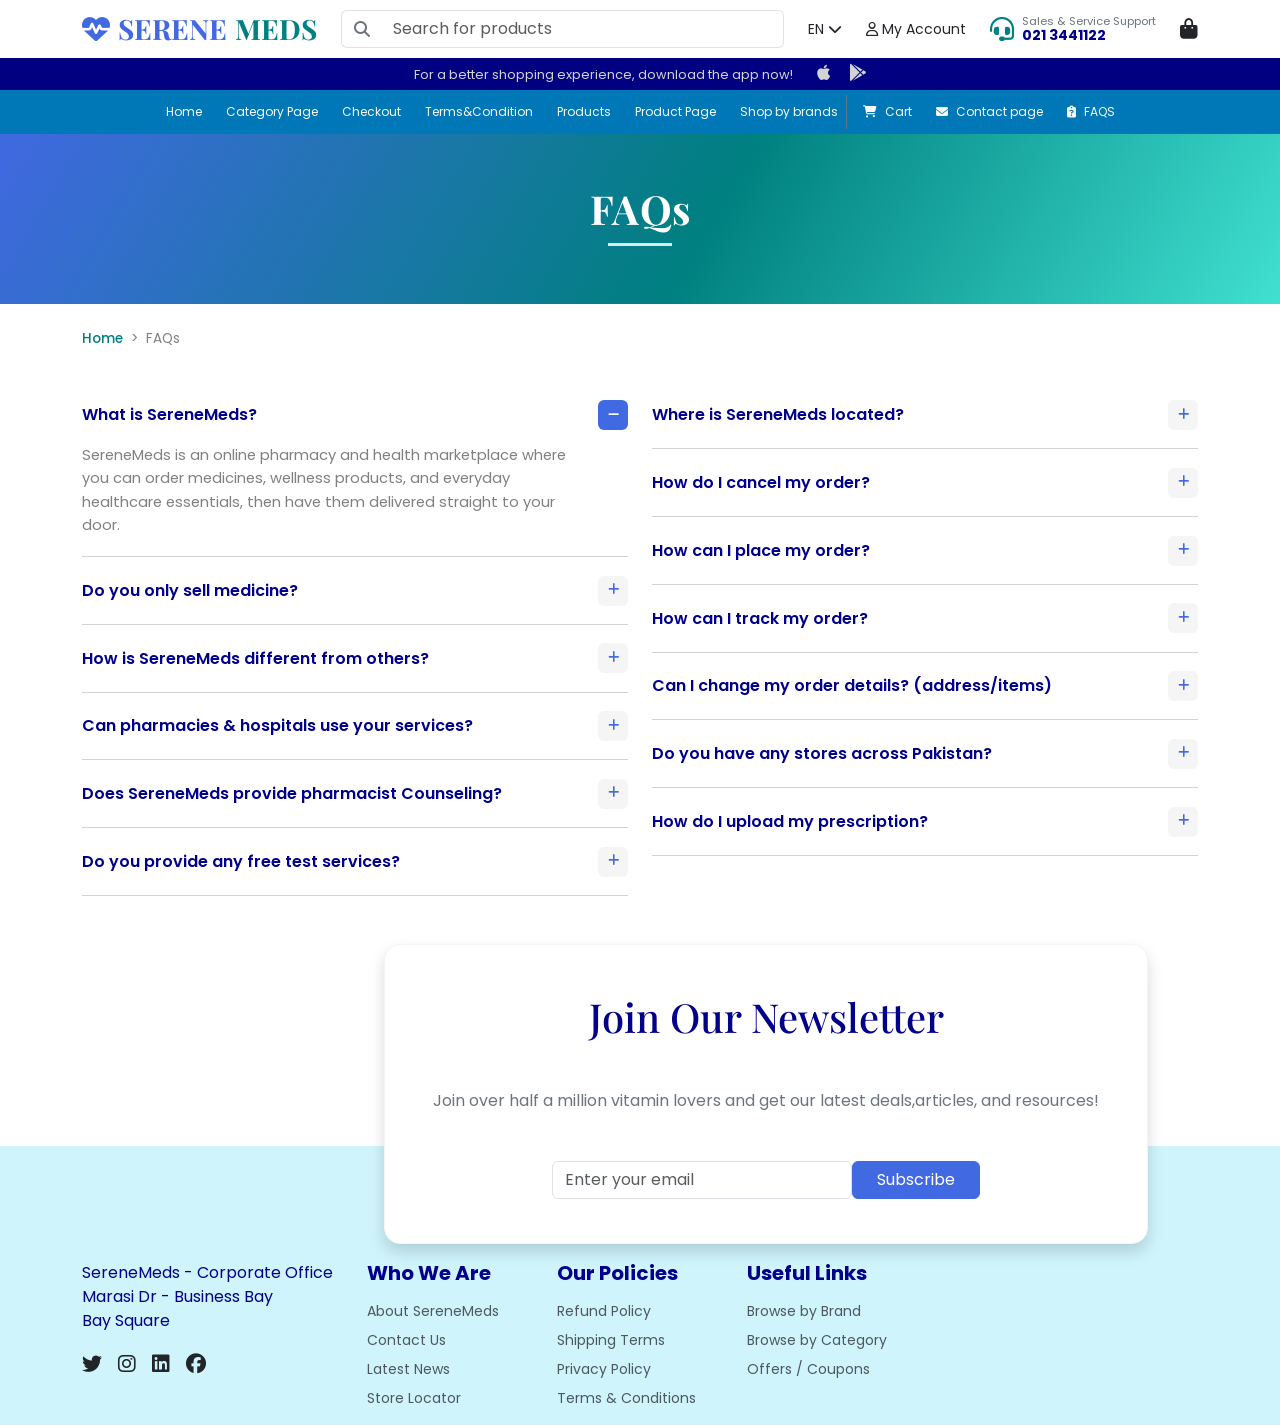
<file: FAQS/faqs.html>
<!DOCTYPE html>
<html lang="en">
<head>
<meta charset="UTF-8">
<meta name="viewport" content="width=device-width, initial-scale=1.0">
<title>FAQs - SereneMeds</title>

<link href="https://cdn.jsdelivr.net/npm/bootstrap@5.3.3/dist/css/bootstrap.min.css" rel="stylesheet">
<link rel="stylesheet" href="https://cdnjs.cloudflare.com/ajax/libs/font-awesome/6.5.1/css/all.min.css">
<link href="https://fonts.googleapis.com/css2?family=Poppins:wght@400;500;600;700&family=Playfair+Display:wght@600;700&display=swap" rel="stylesheet">
<link rel="stylesheet" href="faqs.css">
<script src="faqs.js"></script>

</head>
<body>

  <div class="top-header">
  <div class="container d-flex justify-content-between align-items-center flex-wrap py-2">
    <a href="#" class="brand-font fs-3 fw-bold text-decoration-none d-flex align-items-center gap-2" style="color:var(--navy-mid);">
      <i class="fa-solid fa-heart-pulse"></i> SERENE<span style="color:var(--teal-1);">MEDS</span>
    </a>
    <div class="search-wrap flex-grow-1 mx-4">
      <div class="input-group">
        <span class="input-group-text bg-white border-end-0"><i class="fa-solid fa-magnifying-glass text-secondary"></i></span>
        <input type="text" class="form-control border-start-0" placeholder="Search for products">
      </div>
    </div>
    <div class="d-flex align-items-center gap-4">
      <a class="text-decoration-none text-dark small" href="#">EN <i class="fa-solid fa-chevron-down"></i></a>
      <a href="#" class="text-decoration-none text-dark small d-flex align-items-center gap-1">
        <i class="fa-regular fa-user"></i> My Account
      </a>
      <div class="d-flex align-items-center gap-2">
        <i class="fa-solid fa-headset fs-4" style="color:var(--teal-1);"></i>
        <div class="small lh-1">
          <div class="text-secondary" style="font-size:.7rem;">Sales &amp; Service Support</div>
          <div class="fw-bold">021 3441122</div>
        </div>
      </div>
      <a href="#" class="text-dark fs-5 text-decoration-none">
        <i class="fa-solid fa-bag-shopping"></i>
      </a>
    </div>
  </div>
</div>
<div class="topbar">
  <div class="container d-flex justify-content-center align-items-center text-center">
    <span>For a better shopping experience, download the app now!</span>
    <span class="store-badges ms-2">
      <a href="#"><i class="fa-brands fa-apple"></i></a>
      <a href="#"><i class="fa-brands fa-google-play"></i></a>
    </span>
  </div>
</div>

<nav class="navbar navbar-expand-lg main-navbar p-0" style="background: #0077B6;">
  <div class="container">
    <button class="navbar-toggler" type="button" data-bs-toggle="collapse" data-bs-target="#navbarMenu">
      <span class="navbar-toggler-icon"></span>
    </button>
    <div class="collapse navbar-collapse" id="navbarMenu">
      <ul class="navbar-nav mx-auto d-flex justify-content-between gap-2" style="font-size: 12px; padding: 5px 10px;">
        <li class="nav-item"> <a class="nav-link text-light" href="../Home/Home.html">Home</a></li>
        <li class="nav-item"> <a class="nav-link text-light" href="../category page/category.html">Category Page</a> </li>
        <li class="nav-item"> <a class="nav-link text-light" href="../checkout/checkout.html">Checkout</a> </li>
        <li class="nav-item"> <a class="nav-link text-light" href="../terms&condition/terms.html">Terms&Condition</a></li>
        <li class="nav-item"> <a class="nav-link text-light" href="../products/project.html">Products</a> </li>
        <li class="nav-item"> <a class="nav-link text-light" href="../Product Page/index.html">Product Page </a> </li>
        <li class="nav-item border-end border-secondary"> <a class="nav-link text-light" href="../Shop by Brand/index.html">Shop by brands </a></li>
        <li class="nav-item"> <a class="nav-link text-light" href="../cart/cart.html"> <i class="fa-solid fa-cart-shopping pe-2"></i>Cart</a></li>
        <li class="nav-item"> <a class="nav-link text-light" href="../Contact page/contact.html"> <i class="fa-solid fa-envelope pe-2"></i>Contact page </a></li>
        <li class="nav-item"> <a class="nav-link text-light" href="../FAQS/faqs.html"> <i class="fa-solid fa-clipboard-question pe-2"></i>FAQS </a> </li>
      </ul>
    </div>
  </div>
</nav>

<section class="page-hero">
  <h1>FAQs</h1>
  <div class="rule"></div>
</section>

<div class="container">
  <div class="breadcrumb-row">
    <a href="#">Home</a> <span class="mx-1">&gt;</span> <span>FAQs</span>
  </div>

  <div class="row mt-4 pt-2">
    <div class="col-lg-6">

      <div class="faq-item active">
        <div class="faq-question" onclick="toggleFaq(this)">
          <h3>What is SereneMeds?</h3>
          <button class="faq-toggle"><i class="fa-solid fa-minus"></i></button>
        </div>
        <div class="faq-answer">
          <p>SereneMeds is an online pharmacy and health marketplace where you can order medicines, wellness products, and everyday healthcare essentials, then have them delivered straight to your door.</p>
        </div>
      </div>

      <div class="faq-item">
        <div class="faq-question" onclick="toggleFaq(this)">
          <h3>Do you only sell medicine?</h3>
          <button class="faq-toggle"><i class="fa-solid fa-plus"></i></button>
        </div>
        <div class="faq-answer">
          <p>Not at all. Alongside medicines, we carry beauty care, sports nutrition, supplements, personal care, and mother &amp; baby products.</p>
        </div>
      </div>

      <div class="faq-item">
        <div class="faq-question" onclick="toggleFaq(this)">
          <h3>How is SereneMeds different from others?</h3>
          <button class="faq-toggle"><i class="fa-solid fa-plus"></i></button>
        </div>
        <div class="faq-answer">
          <p>We combine licensed pharmacist support, fast delivery, and transparent pricing, so you always know what you're getting and when it will arrive.</p>
        </div>
      </div>

      <div class="faq-item">
        <div class="faq-question" onclick="toggleFaq(this)">
          <h3>Can pharmacies &amp; hospitals use your services?</h3>
          <button class="faq-toggle"><i class="fa-solid fa-plus"></i></button>
        </div>
        <div class="faq-answer">
          <p>Yes, we offer bulk ordering and dedicated support for pharmacies, clinics, and hospitals. Reach out to our business team to get set up.</p>
        </div>
      </div>

      <div class="faq-item">
        <div class="faq-question" onclick="toggleFaq(this)">
          <h3>Does SereneMeds provide pharmacist Counseling?</h3>
          <button class="faq-toggle"><i class="fa-solid fa-plus"></i></button>
        </div>
        <div class="faq-answer">
          <p>Absolutely. Our licensed pharmacists are available to answer questions about dosage, interactions, and general medication guidance.</p>
        </div>
      </div>

      <div class="faq-item">
        <div class="faq-question" onclick="toggleFaq(this)">
          <h3>Do you provide any free test services?</h3>
          <button class="faq-toggle"><i class="fa-solid fa-plus"></i></button>
        </div>
        <div class="faq-answer">
          <p>Select locations offer complimentary basic health screenings, such as blood pressure and glucose checks. Availability varies by branch.</p>
        </div>
      </div>

    </div>

    <div class="col-lg-6">

      <div class="faq-item">
        <div class="faq-question" onclick="toggleFaq(this)">
          <h3>Where is SereneMeds located?</h3>
          <button class="faq-toggle"><i class="fa-solid fa-plus"></i></button>
        </div>
        <div class="faq-answer">
          <p>Our corporate office is at Marasi Dr, Business Bay, Bay Square, with delivery partners covering multiple cities.</p>
        </div>
      </div>

      <div class="faq-item">
        <div class="faq-question" onclick="toggleFaq(this)">
          <h3>How do I cancel my order?</h3>
          <button class="faq-toggle"><i class="fa-solid fa-plus"></i></button>
        </div>
        <div class="faq-answer">
          <p>Go to My Orders in your account, select the order, and tap Cancel. Orders already out for delivery can't be cancelled online, contact support instead.</p>
        </div>
      </div>

      <div class="faq-item">
        <div class="faq-question" onclick="toggleFaq(this)">
          <h3>How can I place my order?</h3>
          <button class="faq-toggle"><i class="fa-solid fa-plus"></i></button>
        </div>
        <div class="faq-answer">
          <p>Browse or search for a product, add it to your cart, upload a prescription if required, and check out with your preferred payment method.</p>
        </div>
      </div>

      <div class="faq-item">
        <div class="faq-question" onclick="toggleFaq(this)">
          <h3>How can I track my order?</h3>
          <button class="faq-toggle"><i class="fa-solid fa-plus"></i></button>
        </div>
        <div class="faq-answer">
          <p>Once your order ships, you'll get a tracking link by SMS and email. You can also check live status under My Orders.</p>
        </div>
      </div>

      <div class="faq-item">
        <div class="faq-question" onclick="toggleFaq(this)">
          <h3>Can I change my order details? (address/items)</h3>
          <button class="faq-toggle"><i class="fa-solid fa-plus"></i></button>
        </div>
        <div class="faq-answer">
          <p>You can edit your address or items within 30 minutes of placing an order, after that, please contact our support team for help.</p>
        </div>
      </div>

      <div class="faq-item">
        <div class="faq-question" onclick="toggleFaq(this)">
          <h3>Do you have any stores across Pakistan?</h3>
          <button class="faq-toggle"><i class="fa-solid fa-plus"></i></button>
        </div>
        <div class="faq-answer">
          <p>Yes, we have physical branches in major cities. Use our Store Locator to find the one closest to you.</p>
        </div>
      </div>

      <div class="faq-item">
        <div class="faq-question" onclick="toggleFaq(this)">
          <h3>How do I upload my prescription?</h3>
          <button class="faq-toggle"><i class="fa-solid fa-plus"></i></button>
        </div>
        <div class="faq-answer">
          <p>During checkout, tap Upload Prescription and choose a clear photo or PDF. Our pharmacist will verify it before dispatch.</p>
        </div>
      </div>

    </div>
  </div>
</div>

<section class="footer1 py-5 position-relative ">
  <div class="join bg-white shadow rounded-4 text-center pt-5 position-absolute  " style="max-width: 800px; height: 300px; margin-left: 30%;">
    <h1>Join Our Newsletter</h1>
    <P class="text-secondary mb-5 mt-5 ps-5 pe-5">Join over half a million vitamin lovers and get our latest deals,articles, and resources!</P>
    <div class="d-flex justify-content-center">
          <input type="email" class="form-control" placeholder="Enter your email" style="max-width: 300px;">
          <button class="btn btn-primary px-4">Subscribe</button>
        </div>
  </div>
</section>


<footer class="bg-info-subtle " style=" margin-top:12%; padding-top:9% ;">
  <div class="container">
    <div class="row g-4">
      <div class="col-lg-3">
        <p class=" mb-3">
          SereneMeds - Corporate Office<br>
          Marasi Dr - Business Bay<br>
          Bay Square
        </p>
        <div class="d-flex gap-3">
          <a href="#" class="text-dark fs-5"><i class="fa-brands fa-twitter"></i></a>
          <a href="#" class="text-dark fs-5"><i class="fa-brands fa-instagram"></i></a>
          <a href="#" class="text-dark fs-5"><i class="fa-brands fa-linkedin"></i></a>
          <a href="#" class="text-dark fs-5"><i class="fa-brands fa-facebook"></i></a>
        </div>
      </div>

      <div class="col-6 col-lg-2">
        <h6 class="fw-bold mb-3 fs-5">Who We Are</h6>
        <ul class="list-unstyled small">
          <li class="mb-2"><a href="#" class="text-body-secondary text-decoration-none">About SereneMeds</a></li>
          <li class="mb-2"><a href="#" class="text-body-secondary text-decoration-none">Contact Us</a></li>
          <li class="mb-2"><a href="#" class="text-body-secondary text-decoration-none">Latest News</a></li>
          <li class="mb-2"><a href="#" class="text-body-secondary text-decoration-none">Store Locator</a></li>
        </ul>
      </div>

      <div class="col-6 col-lg-2">
        <h6 class="fw-bold mb-3 fs-5">Our Policies</h6>
        <ul class="list-unstyled small">
          <li class="mb-2"><a href="#" class="text-body-secondary text-decoration-none">Refund Policy</a></li>
          <li class="mb-2"><a href="#" class="text-body-secondary text-decoration-none">Shipping Terms</a></li>
          <li class="mb-2"><a href="#" class="text-body-secondary text-decoration-none">Privacy Policy</a></li>
          <li class="mb-2"><a href="#" class="text-body-secondary text-decoration-none">Terms & Conditions</a></li>
        </ul>
      </div>

      <div class="col-6 col-lg-2">
        <h6 class="fw-bold mb-3 fs-5">Useful Links</h6>
        <ul class="list-unstyled small">
          <li class="mb-2"><a href="#" class="text-body-secondary text-decoration-none">Browse by Brand</a></li>
          <li class="mb-2"><a href="#" class="text-body-secondary text-decoration-none">Browse by Category</a></li>
          <li class="mb-2"><a href="#" class="text-body-secondary text-decoration-none">Offers / Coupons</a></li>
        </ul>
      </div>

      <div class="d-flex flex-column gap-2" style="width: 15%; padding-top: 3%;">
        <a href="#" class="b
</file>
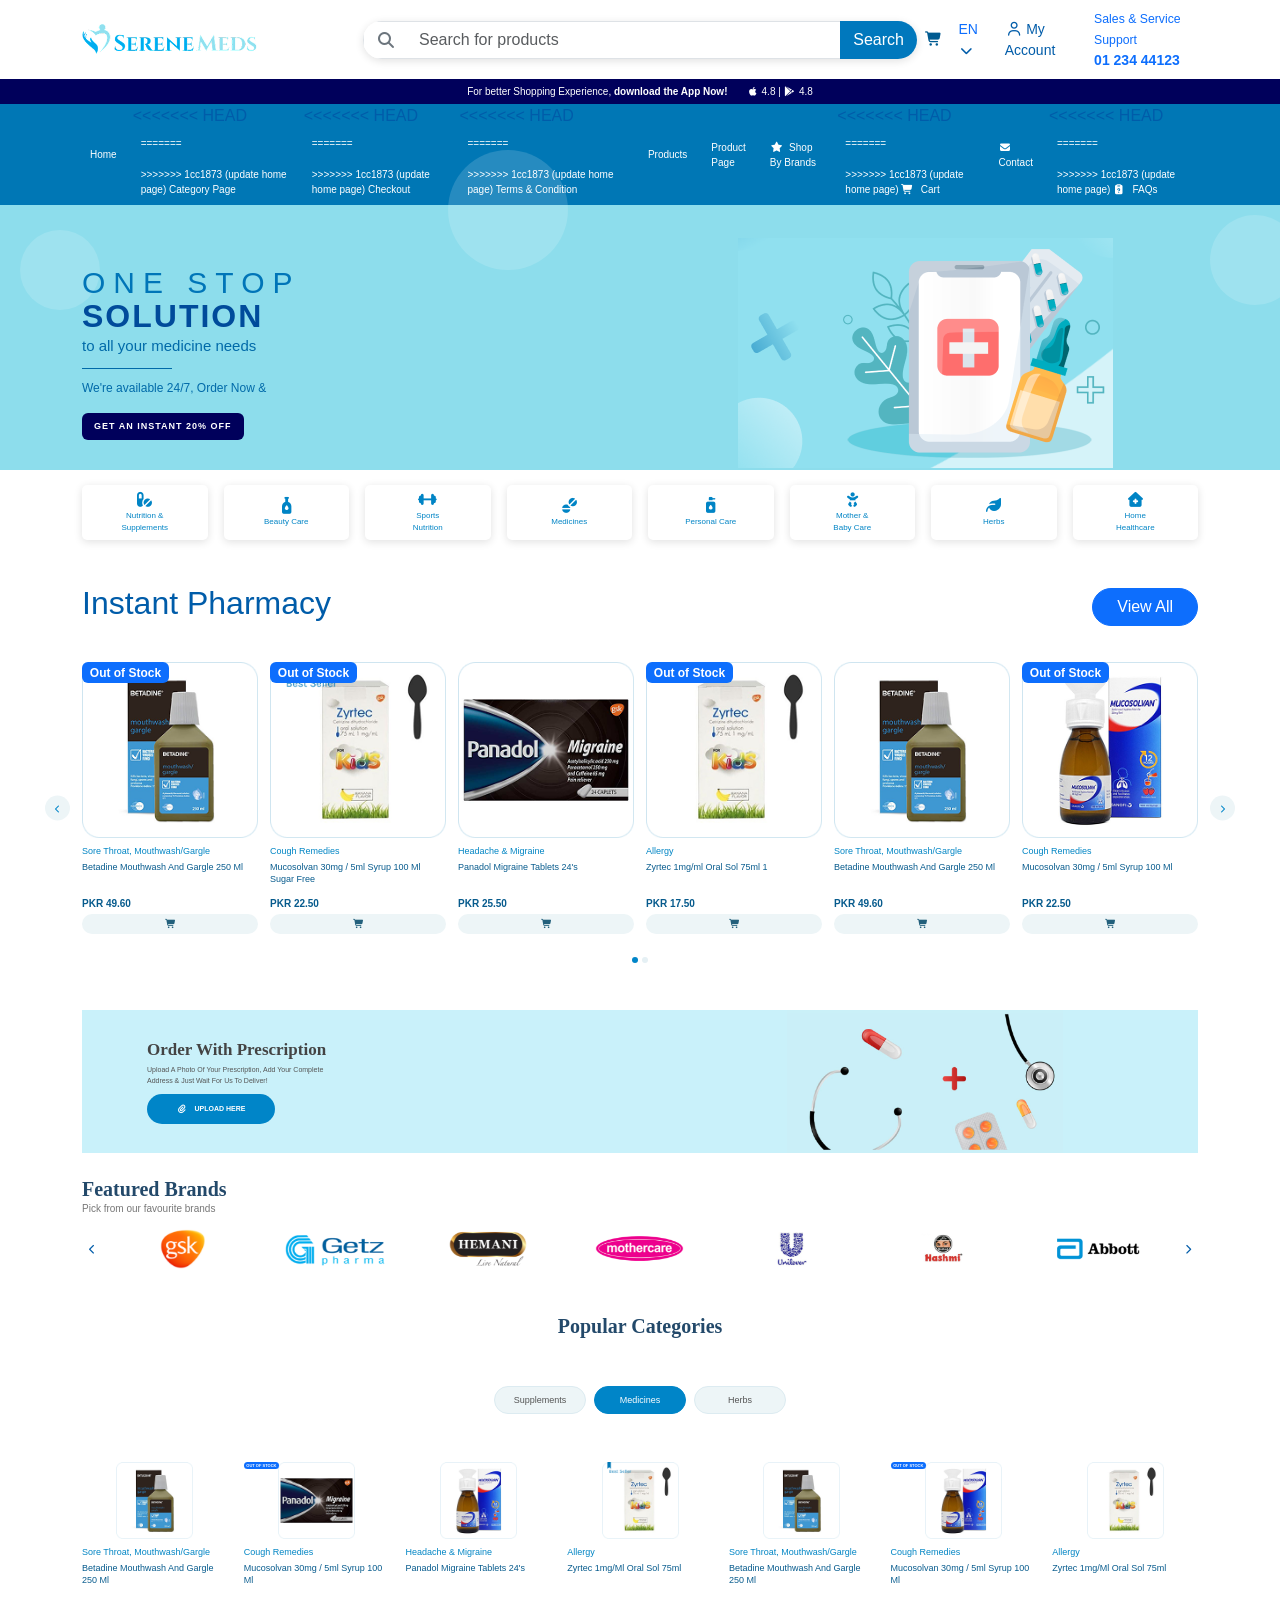
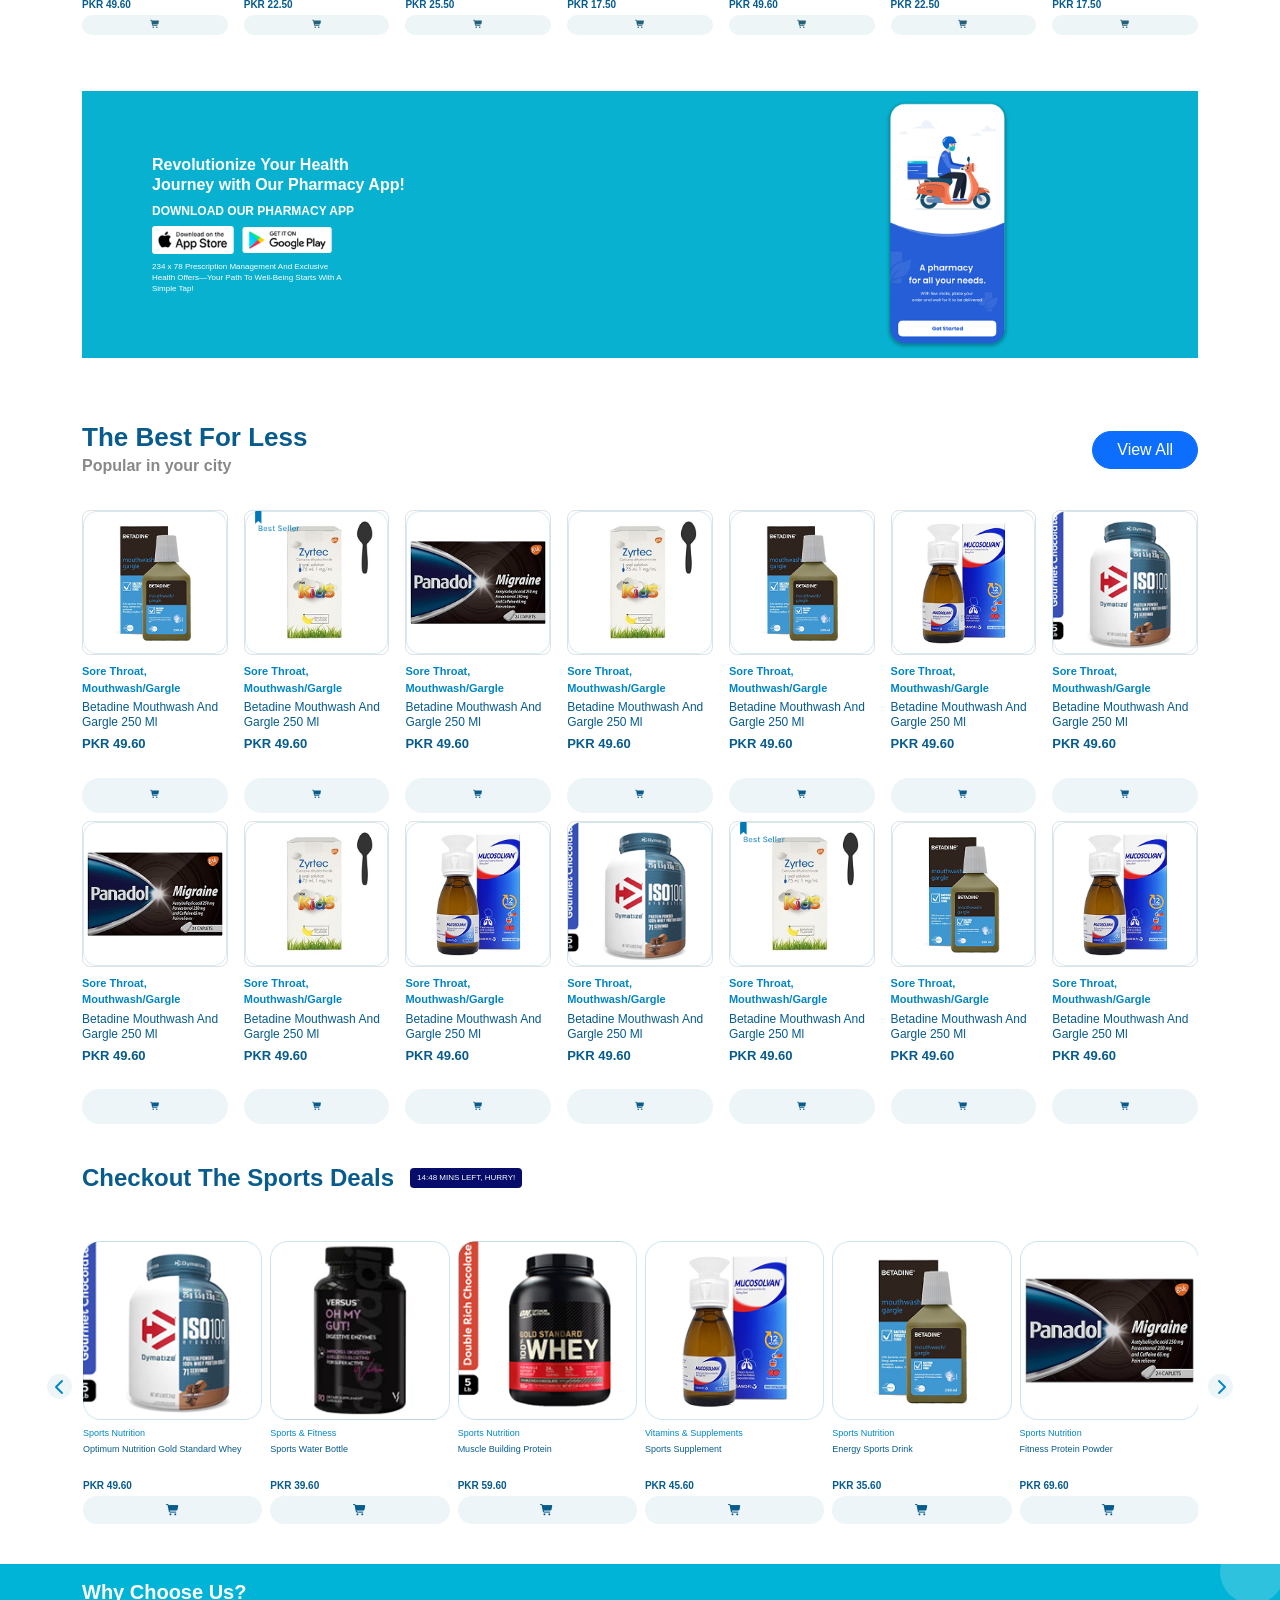
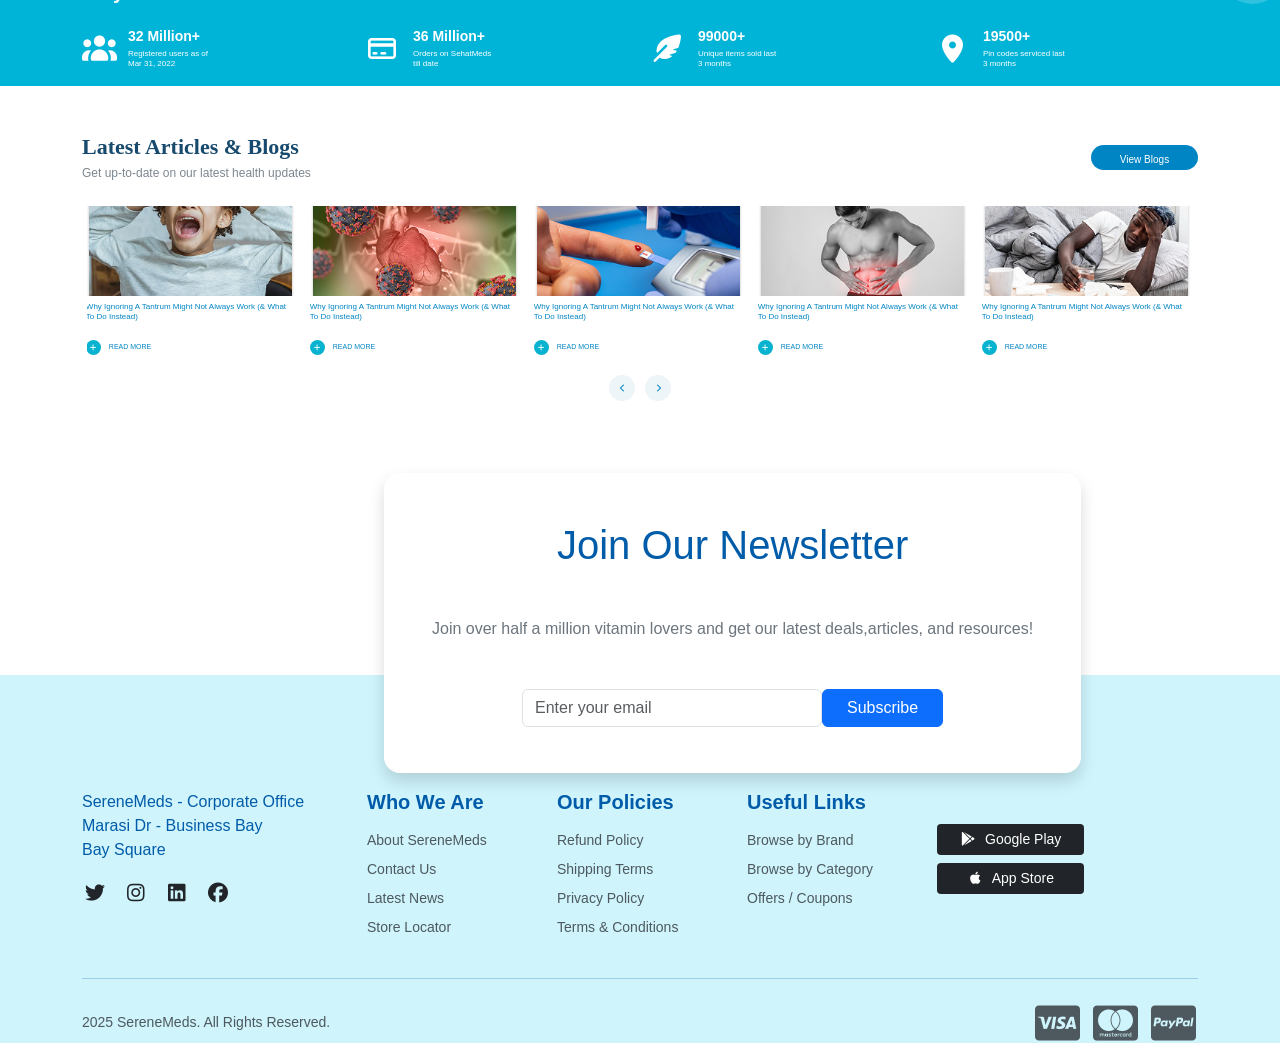
<file: Home/Home.html>
<!doctype html>
<html lang="en">

<head>
    <meta charset="UTF-8">
    <meta name="viewport" content="width=device-width, initial-scale=1.0">

    <title>Supreme Meds</title>


    <link href="https://cdn.jsdelivr.net/npm/bootstrap@5.3.8/dist/css/bootstrap.min.css" rel="stylesheet"
        integrity="sha384-sRIl4kxILFvY47J16cr9ZwB07vP4J8+LH7qKQnuqkuIAvNWLzeN8tE5YBujZqJLB" crossorigin="anonymous">
    <link rel="stylesheet" href="css/all.min.css">
    <link rel="stylesheet" href="css/owl.carousel.min.css">
    <link rel="stylesheet" href="css/owl.theme.default.min.css">
    <link rel="stylesheet" href="css/home.css">
</head>

<body>
    <!-- Header -->
    <header>
        <div class="container-fluid">
            <div class="container">
                <div class="row align-items-center py-2 g-2">
                    <!-- Logo -->
                    <div class="col-12 col-lg-3 text-center text-lg-start">
                        <img src="images/ae3608f9-36df-4ae2-97c2-053cd946fa7d 1 (1).png" alt="Supreme Meds Logo"
                            class="img-fluid logo-img">

                    </div>

                    <!-- Search -->
                    <div class="col-12 col-lg-6">
                        <div class="input-group search-box">
                            <span class="input-group-text bg-white border-end-0">
                                <i class="fa-solid fa-magnifying-glass text-secondary"></i>
                            </span>
                            <input type="text" id="searchInput" class="form-control border-start-0"
                                placeholder="Search for products">
                            <button class="btn search-btn" id="searchBtn">
                                Search
                            </button>
                        </div>
                    </div>

                    <div class="col-12 col-lg-3">
                        <div
                            class="d-flex justify-content-center justify-content-lg-end align-items-center gap-3 small">
                            <!-- Cart -->
                            <div class="cart-icon-wrapper" id="headerCart">
                                <i class="fa-solid fa-cart-shopping"></i>
                                <span id="cartCount" class="cart-count hidden">
                                    0
                                </span>
                            </div>
                            <div>
                                <span class="text-primary">EN</span>
                                <i class="fa-solid fa-chevron-down small"></i>
                            </div>
                            <div>
                                <i class="fa-regular fa-user"></i>
                                My Account
                            </div>
                            <div class="d-none d-xl-block text-primary">

                                <small>
                                    Sales & Service Support
                                </small>

                                <br>

                                <strong>
                                    01 234 44123
                                </strong>

                            </div>

                        </div>

                    </div>

                </div>

            </div>

        </div>


        <div class="top-app-banner text-center">
            For better Shopping Experience,
            <strong>download the App Now!</strong>
            <span class="ms-3">
                <i class="fa-brands fa-apple"></i>
                4.8
                |
                <i class="fa-brands fa-google-play"></i>
                4.8
            </span>

        </div>


        <!-- nav -->

        <nav class="navbar navbar-expand-lg main-navbar p-0">
            <div class="container">
                <a class="navbar-brand d-lg-none text-white fw-bold" href="../Home/Home.html">
                    SUPREME MEDS
                </a>

                <!-- mobile toggle -->
                <button class="navbar-toggler border-0 shadow-none" type="button" data-bs-toggle="collapse"
                    data-bs-target="#navbarMenu" aria-controls="navbarMenu" aria-expanded="false"
                    aria-label="Toggle navigation">
                    <span class="navbar-toggler-icon"></span>
                </button>


                <!-- Navbar Content -->
                <div class="collapse navbar-collapse" id="navbarMenu">
                    <ul class="navbar-nav mx-auto align-items-lg-center gap-lg-2">
                        <!-- Home -->
                        <li class="nav-item">
                            <a class="nav-link text-white" href="../Home/Home.html">
                                Home
                            </a>
                        </li>

                        <!-- Category -->
                        <li class="nav-item">
<<<<<<< HEAD
                            <a class="nav-link text-white" href="../category page/category.html">
=======
                            <a class="nav-link text-white" href="../Category Page/category.html">
>>>>>>> 1cc1873 (update home page)
                                Category Page
                            </a>
                        </li>

                        <!-- Checkout -->
                        <li class="nav-item">
<<<<<<< HEAD
                            <a class="nav-link text-white" href="../checkout/checkout.html">
=======
                            <a class="nav-link text-white" href="../Checkout/checkout.html">
>>>>>>> 1cc1873 (update home page)
                                Checkout
                            </a>
                        </li>


                        <!-- Terms -->
                        <li class="nav-item">
<<<<<<< HEAD
                            <a class="nav-link text-white" href="../terms&condition/terms.html">
=======
                            <a class="nav-link text-white" href="../Terms&Condition/terms.html">
>>>>>>> 1cc1873 (update home page)
                                Terms & Condition
                            </a>
                        </li>


                        <!-- Products -->
                        <li class="nav-item">
                            <a class="nav-link text-white" href="../products/project.html">
                                Products
                            </a>
                        </li>


                        <!-- Product Page -->
                        <li class="nav-item">
                            <a class="nav-link text-white" href="../Product Page/index.html">
                                Product Page
                            </a>
                        </li>


                        <!-- Shop By Brands -->
                        <li class="nav-item">
                            <a class="nav-link text-white" href="../Shop by Brand/index.html">
                                <i class="fa-solid fa-star me-1"></i>
                                Shop By Brands
                            </a>
                        </li>


                        <!-- Cart -->
                        <li class="nav-item">
<<<<<<< HEAD
                            <a class="nav-link text-white" href="../cart/cart.html">
=======
                            <a class="nav-link text-white" href="../Cart/cart.html">
>>>>>>> 1cc1873 (update home page)

                                <i class="fa-solid fa-cart-shopping me-1"></i>
                                Cart

                                <span id="cartCount" class="cart-count hidden">
                                    0
                                </span>

                            </a>
                        </li>


                        <!-- Contact -->
                        <li class="nav-item">
                            <a class="nav-link text-white" href="../Contact page/contact.html">

                                <i class="fa-solid fa-envelope me-1"></i>
                                Contact

                            </a>
                        </li>


                        <!-- FAQ -->
                        <li class="nav-item">
<<<<<<< HEAD
                            <a class="nav-link text-white" href="../FAQS/faqs.html">
=======
                            <a class="nav-link text-white" href="../FAQs/faqs.html">
>>>>>>> 1cc1873 (update home page)

                                <i class="fa-solid fa-clipboard-question me-1"></i>
                                FAQs

                            </a>
                        </li>

                    </ul>

                </div>

            </div>

        </nav>

    </header>

    <!-- sec1 -->
    <section id="sec1" class="hero-section">

        <div class="hero-circle circle-one"></div>
        <div class="hero-circle circle-two"></div>
        <div class="hero-circle circle-three"></div>

        <div class="container">
            <div class="row align-items-center min-vh-50">
                <div class="col-12 col-md-6 text-center text-md-start">
                    <div class="hero-content">
                        <h1>ONE STOP</h1>
                        <h2>SOLUTION</h2>
                        <p>to all your medicine needs</p>
                        <div class="hero-line"></div>
                        <p class="availability-text">
                            We're available 24/7, Order Now &
                        </p>
                        <button class="btn discount-btn mt-3">
                            GET AN INSTANT 20% OFF
                        </button>
                    </div>
                </div>

                <div class="col-12 col-md-6 text-center">
                    <img src="images/medical.png" class="img-fluid hero-image" alt="Medical products">
                </div>
            </div>
        </div>
    </section>


    <!-- sec2 -->
    <section id="sec2" class="categories-section">

        <div class="container">

            <div class="row justify-content-center g-3">

                <!-- c1 -->
                <div class="col-6 col-sm-4 col-md-3 col-lg">
                    <a href="#" class="category-card">
                        <i class="fa-solid fa-pills"></i>
                        <span>
                            Nutrition &<br>
                            Supplements
                        </span>
                    </a>
                </div>

                <!-- c2 -->
                <div class="col-6 col-sm-4 col-md-3 col-lg">
                    <a href="#" class="category-card">
                        <i class="fa-solid fa-bottle-droplet"></i>
                        <span>
                            Beauty Care
                        </span>
                    </a>
                </div>
                <!-- c3 -->
                <div class="col-6 col-sm-4 col-md-3 col-lg">
                    <a href="#" class="category-card">
                        <i class="fa-solid fa-dumbbell"></i>
                        <span>
                            Sports<br>
                            Nutrition
                        </span>
                    </a>

                </div>

                <!-- c4 -->
                <div class="col-6 col-sm-4 col-md-3 col-lg">
                    <a href="#" class="category-card">
                        <i class="fa-solid fa-tablets"></i>
                        <span>
                            Medicines
                        </span>
                    </a>
                </div>

                <!-- c5 -->
                <div class="col-6 col-sm-4 col-md-3 col-lg">
                    <a href="#" class="category-card">
                        <i class="fa-solid fa-pump-soap"></i>
                        <span>
                            Personal Care
                        </span>
                    </a>
                </div>

                <!-- c6 -->
                <div class="col-6 col-sm-4 col-md-3 col-lg">
                    <a href="#" class="category-card">
                        <i class="fa-solid fa-baby"></i>
                        <span>
                            Mother &<br>
                            Baby Care
                        </span>
                    </a>
                </div>


                <!-- c7 -->
                <div class="col-6 col-sm-4 col-md-3 col-lg">
                    <a href="#" class="category-card">
                        <i class="fa-solid fa-leaf"></i>
                        <span>
                            Herbs
                        </span>
                    </a>
                </div>


                <!-- c8 -->
                <div class="col-6 col-sm-4 col-md-3 col-lg">
                    <a href="#" class="category-card">
                        <i class="fa-solid fa-house-medical"></i>
                        <span>
                            Home<br>
                            Healthcare
                        </span>
                    </a>
                </div>
            </div>
        </div>

    </section>


    <!-- sec3 -->
    <section id="sec3" class="py-4">
        <div class="container">

            <div class="d-flex justify-content-between align-items-center mb-3">
                <h2 class="sec3-title">Instant Pharmacy</h2>
                <button class="btn btn-primary rounded-pill px-4">
                    View All
                </button>
            </div>

            <div class="owl-carousel sec3-carousel">

                <!--p1 -->
                <div>
                    <div class="card h-100 border-0 d-flex flex-column mt-3">

                        <div class="position-relative">
                            <span class="badge bg-primary position-absolute top-0 start-0">
                                Out of Stock
                            </span>
                            <img src="images/Group 1695.png" class="w-100 h-100 object-fit-contain"
                                alt="Betadine Mouthwash And Gargle">
                        </div>
                        <div class="card-body p-0 pt-2 d-flex flex-column">
                            <p class="card-text sec9-category mb-1">
                                Sore Throat, Mouthwash/Gargle
                            </p>
                            <h6 class="card-title sec9-name mb-1">
                                Betadine Mouthwash And Gargle 250 Ml
                            </h6>
                            <p class="sec9-price mb-2">
                                PKR 49.60
                            </p>
                            <button class="btn cart-btn w-100 rounded-pill">
                                <i class="fa-solid fa-cart-shopping"></i>
                            </button>
                        </div>
                    </div>
                </div>

                <!--p2 -->
                <div>
                    <div class="card h-100 border-0 d-flex flex-column mt-3">
                        <div class="position-relative">
                            <span class="badge bg-primary position-absolute top-0 start-0">
                                Out of Stock
                            </span>
                            <img src="images/Group 1697.png" class="w-100 h-100 object-fit-contain"
                                alt="Mucosolvan Syrup">
                        </div>
                        <div class="card-body p-0 pt-2 d-flex flex-column">
                            <p class="card-text sec9-category mb-1">
                                Cough Remedies
                            </p>
                            <h6 class="card-title sec9-name mb-1">
                                Mucosolvan 30mg / 5ml Syrup 100 Ml Sugar Free
                            </h6>
                            <p class="sec9-price mb-2">
                                PKR 22.50
                            </p>
                            <button class="btn cart-btn w-100 rounded-pill">
                                <i class="fa-solid fa-cart-shopping"></i>
                            </button>
                        </div>
                    </div>
                </div>

                <!--p3 -->
                <div>
                    <div class="card h-100 border-0 d-flex flex-column mt-3">
                        <div class="position-relative">
                            <img src="images/product52 1 (1).png" class="w-100 h-100 object-fit-contain"
                                alt="Panadol Migraine Tablets">
                        </div>
                        <div class="card-body p-0 pt-2 d-flex flex-column">
                            <p class="card-text sec9-category mb-1">
                                Headache & Migraine
                            </p>
                            <h6 class="card-title sec9-name mb-1">
                                Panadol Migraine Tablets 24's
                            </h6>
                            <p class="sec9-price mb-2">
                                PKR 25.50
                            </p>
                            <button class="btn cart-btn w-100 rounded-pill">
                                <i class="fa-solid fa-cart-shopping"></i>
                            </button>
                        </div>
                    </div>
                </div>

                <!--p4 -->
                <div>
                    <div class="card h-100 border-0 d-flex flex-column mt-3">
                        <div class="position-relative">
                            <span class="badge bg-primary position-absolute top-0 start-0">
                                Out of Stock
                            </span>
                            <img src="images/product52 1 (2).png" class="w-100 h-100 object-fit-contain"
                                alt="Zyrtec Oral Solution">
                        </div>
                        <div class="card-body p-0 pt-2 d-flex flex-column">
                            <p class="card-text sec9-category mb-1">
                                Allergy
                            </p>
                            <h6 class="card-title sec9-name mb-1">
                                Zyrtec 1mg/ml Oral Sol 75ml 1
                            </h6>
                            <p class="sec9-price mb-2">
                                PKR 17.50
                            </p>
                            <button class="btn cart-btn w-100 rounded-pill">
                                <i class="fa-solid fa-cart-shopping"></i>
                            </button>
                        </div>
                    </div>
                </div>


                <!--p5 -->
                <div>
                    <div class="card h-100 border-0 d-flex flex-column mt-3">
                        <div class="position-relative">
                            <img src="images/product52 1 (3).png" class="w-100 h-100 object-fit-contain"
                                alt="Betadine Mouthwash">
                        </div>
                        <div class="card-body p-0 pt-2 d-flex flex-column">
                            <p class="card-text sec9-category mb-1">
                                Sore Throat, Mouthwash/Gargle
                            </p>
                            <h6 class="card-title sec9-name mb-1">
                                Betadine Mouthwash And Gargle 250 Ml
                            </h6>
                            <p class="sec9-price mb-2">
                                PKR 49.60
                            </p>
                            <button class="btn cart-btn w-100 rounded-pill">
                                <i class="fa-solid fa-cart-shopping"></i>
                            </button>
                        </div>
                    </div>
                </div>

                <!--p6 -->
                <div>
                    <div class="card h-100 border-0 d-flex flex-column mt-3">
                        <div class="position-relative">
                            <span class="badge bg-primary position-absolute top-0 start-0">
                                Out of Stock
                            </span>
                            <img src="images/product52 1 (4).png" class="w-100 h-100 object-fit-contain"
                                alt="Mucosolvan Syrup">
                        </div>
                        <div class="card-body p-0 pt-2 d-flex flex-column">
                            <p class="card-text sec9-category mb-1">
                                Cough Remedies
                            </p>
                            <h6 class="card-title sec9-name mb-1">
                                Mucosolvan 30mg / 5ml Syrup 100 Ml
                            </h6>
                            <p class="sec9-price mb-2">
                                PKR 22.50
                            </p>
                            <button class="btn cart-btn w-100 rounded-pill">
                                <i class="fa-solid fa-cart-shopping"></i>
                            </button>
                        </div>
                    </div>
                </div>


                <!--p7 -->
                <div>
                    <div class="card h-100 border-0 d-flex flex-column mt-3">
                        <div class="position-relative">
                            <img src="images/product52 1.png" class="w-100 h-100 object-fit-contain"
                                alt="Zyrtec Oral Solution">
                        </div>
                        <div class="card-body p-0 pt-2 d-flex flex-column">
                            <p class="card-text sec9-category mb-1">
                                Allergy
                            </p>
                            <h6 class="card-title sec9-name mb-1">
                                Zyrtec 1mg/ml Oral Sol 75ml 1
                            </h6>
                            <p class="sec9-price mb-2">
                                PKR 17.50
                            </p>
                            <button class="btn cart-btn w-100 rounded-pill">
                                <i class="fa-solid fa-cart-shopping"></i>
                            </button>
                        </div>
                    </div>
                </div>

                <!--p8 -->
                <div>
                    <div class="card h-100 border-0 d-flex flex-column mt-3">
                        <div class="position-relative">
                            <img src="images/Group 1697.png" class="w-100 h-100 object-fit-contain"
                                alt="Fast Relief Tablets">
                        </div>
                        <div class="card-body p-0 pt-2 d-flex flex-column">
                            <p class="card-text sec9-category mb-1">
                                Pain Relief
                            </p>
                            <h6 class="card-title sec9-name mb-1">
                                Fast Relief Tablets
                            </h6>
                            <p class="sec9-price mb-2">
                                PKR 35.00
                            </p>
                            <button class="btn cart-btn w-100 rounded-pill">
                                <i class="fa-solid fa-cart-shopping"></i>
                            </button>
                        </div>
                    </div>
                </div>
            </div>
        </div>
    </section>


    <!-- sec4 -->
    <section id="sec4" class="prescription-section py-3 ">
        <div class="container">
            <div class="prescription-banner">
                <div class="row align-items-center h-100">

                    <!-- text -->
                    <div class="col-12 col-md-6">
                        <div class="prescription-content">
                            <h2 class="prescription-title">
                                Order With Prescription
                            </h2>
                            <p class="prescription-text">
                                Upload A Photo Of Your Prescription, Add Your Complete
                                <br class="d-none d-md-block">
                                Address & Just Wait For Us To Deliver!
                            </p>

                            <button class="upload-btn">
                                <i class="fa-solid fa-paperclip"></i>
                                <span>UPLOAD HERE</span>
                            </button>

                        </div>
                    </div>

                    <!-- img -->
                    <div class="col-12 col-md-6">
                        <div class="prescription-image-wrapper">
                            <img src="images/a.png" class="img-fluid prescription-image" alt="Order With Prescription">
                        </div>
                    </div>
                </div>
            </div>
        </div>
    </section>



    <!-- sec5 -->
    <section id="sec5" class="featured-section py-2">
        <div class="container">
            <div class="row">
                <div class="col-12">
                    <h2 class="section-main-title mb-0">
                        Featured Brands
                    </h2>
                    <p class="section-subtitle mb-2">
                        Pick from our favourite brands
                    </p>
                </div>
            </div>

            <div class="owl-carousel brands-carousel">
                <div>
                    <img src="images/sunshine-nutrition-logo-1527769004 1 (1).png" class="brand-image" alt="Brand">

                </div>

                <div>
                    <img src="images/sunshine-nutrition-logo-1527769004 1 (2).png" class="brand-image" alt="Brand">
                </div>
                <div>
                    <img src="images/sunshine-nutrition-logo-1527769004 1 (3).png" class="brand-image" alt="Brand">
                </div>
                <div>
                    <img src="images/sunshine-nutrition-logo-1527769004 1 (4).png" class="brand-image" alt="Brand">
                </div>

                <div>
                    <img src="images/sunshine-nutrition-logo-1527769004 1 (5).png" class="brand-image" alt="Brand">
                </div>
                <div>
                    <img src="images/sunshine-nutrition-logo-1527769004 1 (6).png" class="brand-image" alt="Brand">

                </div>

                <div>
                    <img src="images/sunshine-nutrition-logo-1527769004 1.png" class="brand-image" alt="Brand">
                </div>
            </div>
        </div>
    </section>


    <!-- sec6 -->
    <section id="sec6" class="popular-section py-2 my-4">
        <div class="container">

            <div class="text-center">
                <h2 class="popular-title mb-4">
                    Popular Categories
                </h2>
            </div>
            <!-- btn category -->
            <div class="d-flex justify-content-center gap-2 flex-wrap my-5">
                <button type="button" class="btn category-btn">
                    Supplements
                </button>
                <button type="button" class="btn category-btn active">
                    Medicines
                </button>

                <button type="button" class="btn category-btn">
                    Herbs
                </button>

            </div>


            <!-- products -->
            <div class="row g-3 align-items-stretch ">

                <!-- p1 -->
                <div class="col-6 col-sm-4 col-md-3 col-lg">
                    <div class="card h-100 border-0 d-flex flex-column">
                        <div class="position-relative" style="height: 77px;">
                            <img src="images/Group 1695.png" class="w-100 h-100 object-fit-contain"
                                alt="Betadine Mouthwash">

                        </div>
                        <div class="card-body p-0 pt-2 d-flex flex-column">
                            <p class="card-text sec9-category mb-1">
                                Sore Throat, Mouthwash/Gargle
                            </p>
                            <h6 class="card-title sec9-name mb-1">
                                Betadine Mouthwash And Gargle 250 Ml
                            </h6>
                            <p class="sec9-price mb-2">
                                PKR 49.60
                            </p>
                            <button class="btn category-cart-btn w-100 rounded-pill">
                                <i class="fa-solid fa-cart-shopping"></i>
                            </button>
                        </div>
                    </div>
                </div>


                <!-- p2 -->
                <div class="col-6 col-sm-4 col-md-3 col-lg">
                    <div class="card h-100 border-0 d-flex flex-column">

                        <div class="position-relative" style="height: 77px;">

                            <span class="badge bg-primary position-absolute top-0 start-0" style="font-size: 4px;">
                                OUT OF STOCK
                            </span>

                            <img src="images/product52 1 (1).png" class="w-100 h-100 object-fit-contain"
                                alt="Mucosolvan Syrup">

                        </div>

                        <div class="card-body p-0 pt-2 d-flex flex-column">

                            <p class="card-text sec9-category mb-1">
                                Cough Remedies
                            </p>

                            <h6 class="card-title sec9-name mb-1">
                                Mucosolvan 30mg / 5ml Syrup 100 Ml
                            </h6>

                            <p class="sec9-price mb-2">
                                PKR 22.50
                            </p>

                            <button class="btn category-cart-btn w-100 rounded-pill">
                                <i class="fa-solid fa-cart-shopping"></i>
                            </button>

                        </div>

                    </div>

                </div>


                <!-- p3 -->

                <div class="col-6 col-sm-4 col-md-3 col-lg">

                    <div class="card h-100 border-0 d-flex flex-column">

                        <div class="position-relative" style="height: 77px;">

                            <img src="images/product52 1 (4).png" class="w-100 h-100 object-fit-contain"
                                alt="Panadol Migraine">

                        </div>

                        <div class="card-body p-0 pt-2 d-flex flex-column">

                            <p class="card-text sec9-category mb-1">
                                Headache & Migraine
                            </p>

                            <h6 class="card-title sec9-name mb-1">
                                Panadol Migraine Tablets 24's
                            </h6>

                            <p class="sec9-price mb-2">
                                PKR 25.50
                            </p>

                            <button class="btn category-cart-btn w-100 rounded-pill">
                                <i class="fa-solid fa-cart-shopping"></i>
                            </button>

                        </div>

                    </div>

                </div>


                <!-- p4 -->

                <div class="col-6 col-sm-4 col-md-3 col-lg">

                    <div class="card h-100 border-0 d-flex flex-column">

                        <div class="position-relative" style="height: 77px;">

                            <img src="images/Group 1697.png" class="w-100 h-100 object-fit-contain" alt="Zyrtec">

                        </div>

                        <div class="card-body p-0 pt-2 d-flex flex-column">

                            <p class="card-text sec9-category mb-1">
                                Allergy
                            </p>

                            <h6 class="card-title sec9-name mb-1">
                                Zyrtec 1mg/Ml Oral Sol 75ml
                            </h6>

                            <p class="sec9-price mb-2">
                                PKR 17.50
                            </p>

                            <button class="btn category-cart-btn w-100 rounded-pill">
                                <i class="fa-solid fa-cart-shopping"></i>
                            </button>

                        </div>

                    </div>

                </div>


                <!-- p5 -->

                <div class="col-6 col-sm-4 col-md-3 col-lg">

                    <div class="card h-100 border-0 d-flex flex-column">

                        <div class="position-relative" style="height: 77px;">

                            <img src="images/Group 1695.png" class="w-100 h-100 object-fit-contain"
                                alt="Betadine Mouthwash">

                        </div>

                        <div class="card-body p-0 pt-2 d-flex flex-column">

                            <p class="card-text sec9-category mb-1">
                                Sore Throat, Mouthwash/Gargle
                            </p>

                            <h6 class="card-title sec9-name mb-1">
                                Betadine Mouthwash And Gargle 250 Ml
                            </h6>

                            <p class="sec9-price mb-2">
                                PKR 49.60
                            </p>

                            <button class="btn category-cart-btn w-100 rounded-pill">
                                <i class="fa-solid fa-cart-shopping"></i>
                            </button>

                        </div>

                    </div>

                </div>


                <!-- p6 -->

                <div class="col-6 col-sm-4 col-md-3 col-lg">

                    <div class="card h-100 border-0 d-flex flex-column">

                        <div class="position-relative" style="height: 77px;">

                            <span class="badge bg-primary position-absolute top-0 start-0" style="font-size: 4px;">
                                OUT OF STOCK
                            </span>

                            <img src="images/product52 1.png" class="w-100 h-100 object-fit-contain" alt="Mucosolvan">

                        </div>

                        <div class="card-body p-0 pt-2 d-flex flex-column">

                            <p class="card-text sec9-category mb-1">
                                Cough Remedies
                            </p>

                            <h6 class="card-title sec9-name mb-1">
                                Mucosolvan 30mg / 5ml Syrup 100 Ml
                            </h6>

                            <p class="sec9-price mb-2">
                                PKR 22.50
                            </p>

                            <button class="btn category-cart-btn w-100 rounded-pill">
                                <i class="fa-solid fa-cart-shopping"></i>
                            </button>

                        </div>

                    </div>

                </div>


                <!-- p7 -->

                <div class="col-6 col-sm-4 col-md-3 col-lg">

                    <div class="card h-100 border-0 d-flex flex-column">

                        <div class="position-relative" style="height: 77px;">

                            <img src="images/product52 1 (2).png" class="w-100 h-100 object-fit-contain" alt="Zyrtec">

                        </div>

                        <div class="card-body p-0 pt-2 d-flex flex-column">

                            <p class="card-text sec9-category mb-1">
                                Allergy
                            </p>

                            <h6 class="card-title sec9-name mb-1">
                                Zyrtec 1mg/Ml Oral Sol 75ml
                            </h6>

                            <p class="sec9-price mb-2">
                                PKR 17.50
                            </p>

                            <button class="btn category-cart-btn w-100 rounded-pill">
                                <i class="fa-solid fa-cart-shopping"></i>
                            </button>

                        </div>

                    </div>

                </div>


            </div>

        </div>

    </section>



    <!-- sec7 -->
    <section id="sec7" class="pharmacy-app py-4">

        <div class="container">

            <div class="app-banner">

                <div class="row align-items-center h-100">

                    <div class="col-12 col-md-7">

                        <div class="app-content">

                            <h2 class="app-title">
                                Revolutionize Your Health
                                <br>
                                Journey with Our Pharmacy App!
                            </h2>


                            <h3 class="app-download-title">
                                DOWNLOAD OUR PHARMACY APP
                            </h3>

                            <!-- app img -->
                            <div class="d-flex align-items-center gap-2 app-stores">

                                <a href="#" class="app-store-link">

                                    <img src="images/App-Store.png" class="app-store-image" alt="Download on App Store">

                                </a>

                                <a href="#" class="app-store-link">

                                    <img src="images/Google-Play.png" class="google-play-image"
                                        alt="Get it on Google Play">

                                </a>

                            </div>



                            <p class="app-description">
                                234 x 78 Prescription Management And Exclusive
                                <br>
                                Health Offers—Your Path To Well-Being Starts With A
                                <br>
                                Simple Tap!
                            </p>

                        </div>

                    </div>

                    <!-- img phone -->
                    <div class="col-12 col-md-5">

                        <div class="app-image-wrapper phone-img">

                            <img src="images/Rectangle 199.png" class="img-fluid app-phone-image" alt="Pharmacy App">

                        </div>

                    </div>

                </div>

            </div>

        </div>

    </section>



    <!-- sec8 -->
    <section id="sec8" class="py-3 m-4">

        <div class="container">

            <div class="d-flex justify-content-between align-items-center mb-3">

                <div>
                    <h2 class="sec8-title mb-0">
                        The Best For Less
                    </h2>

                    <p class="sec8-subtitle mb-0">
                        Popular in your city
                    </p>
                </div>

                <button class="btn btn-primary rounded-pill px-4">
                    View All
                </button>

            </div>


            <!-- row 1 -->
            <div class="row g-3 mb-2">

                <!-- c1 -->
                <div class="col-6 col-sm-4 col-md">

                    <div class="card h-100 border-0 d-flex flex-column mt-3">

                        <div class="position-relative">

                            <img src="images/Group 1695.png" class="w-100  object-fit-contain border rounded-3"
                                alt="Betadine Mouthwash">
                        </div>

                        <div class="card-body p-0 pt-2 d-flex flex-column">

                            <p class="card-text sec8-category mb-1">
                                Sore Throat, Mouthwash/Gargle
                            </p>

                            <h6 class="card-title sec8-name mb-1">
                                Betadine Mouthwash And Gargle 250 Ml
                            </h6>

                            <p class="sec8-price mb-2">
                                PKR 49.60
                            </p>

                            <button class="btn cart-btn w-100 rounded-pill ">
                                <i class="fa-solid fa-cart-shopping"></i>
                            </button>

                        </div>

                    </div>

                </div>


                <!-- c2-->
                <div class="col-6 col-sm-4 col-md">

                    <div class="card h-100 border-0 d-flex flex-column mt-3">

                        <div class="position-relative">

                            <img src="images/Group 1697.png" class="w-100  object-fit-contain border rounded-3"
                                alt="Betadine Mouthwash">

                        </div>

                        <div class="card-body p-0 pt-2 d-flex flex-column">

                            <p class="card-text sec8-category mb-1">
                                Sore Throat, Mouthwash/Gargle
                            </p>

                            <h6 class="card-title sec8-name mb-1">
                                Betadine Mouthwash And Gargle 250 Ml
                            </h6>

                            <p class="sec8-price mb-2">
                                PKR 49.60
                            </p>

                            <button class="btn cart-btn w-100 rounded-pill ">
                                <i class="fa-solid fa-cart-shopping"></i>
                            </button>

                        </div>

                    </div>

                </div>


                <!-- c3-->
                <div class="col-6 col-sm-4 col-md">

                    <div class="card h-100 border-0 d-flex flex-column mt-3">

                        <div class="position-relative">

                            <img src="images/product52 1 (1).png" class="w-100  object-fit-contain border rounded-3"
                                alt="Betadine Mouthwash">

                        </div>

                        <div class="card-body p-0 pt-2 d-flex flex-column">

                            <p class="card-text sec8-category mb-1">
                                Sore Throat, Mouthwash/Gargle
                            </p>

                            <h6 class="card-title sec8-name mb-1">
                                Betadine Mouthwash And Gargle 250 Ml
                            </h6>

                            <p class="sec8-price mb-2">
                                PKR 49.60
                            </p>

                            <button class="btn cart-btn w-100 rounded-pill ">
                                <i class="fa-solid fa-cart-shopping"></i>
                            </button>

                        </div>

                    </div>

                </div>


                <!-- c4-->
                <div class="col-6 col-sm-4 col-md">

                    <div class="card h-100 border-0 d-flex flex-column mt-3">

                        <div class="position-relative">

                            <img src="images/product52 1 (2).png" class="w-100  object-fit-contain border rounded-3"
                                alt="Betadine Mouthwash">

                        </div>

                        <div class="card-body p-0 pt-2 d-flex flex-column">

                            <p class="card-text sec8-category mb-1">
                                Sore Throat, Mouthwash/Gargle
                            </p>

                            <h6 class="card-title sec8-name mb-1">
                                Betadine Mouthwash And Gargle 250 Ml
                            </h6>

                            <p class="sec8-price mb-2">
                                PKR 49.60
                            </p>

                            <button class="btn cart-btn w-100 rounded-pill ">
                                <i class="fa-solid fa-cart-shopping"></i>
                            </button>

                        </div>

                    </div>

                </div>


                <!-- c5-->
                <div class="col-6 col-sm-4 col-md">

                    <div class="card h-100 border-0 d-flex flex-column mt-3">

                        <div class="position-relative">

                            <img src="images/product52 1 (3).png" class="w-100  object-fit-contain border rounded-3"
                                alt="Betadine Mouthwash">

                        </div>

                        <div class="card-body p-0 pt-2 d-flex flex-column">

                            <p class="card-text sec8-category mb-1">
                                Sore Throat, Mouthwash/Gargle
                            </p>

                            <h6 class="card-title sec8-name mb-1">
                                Betadine Mouthwash And Gargle 250 Ml
                            </h6>

                            <p class="sec8-price mb-2">
                                PKR 49.60
                            </p>

                            <button class="btn cart-btn w-100 rounded-pill ">
                                <i class="fa-solid fa-cart-shopping"></i>
                            </button>

                        </div>

                    </div>

                </div>


                <!-- c6-->
                <div class="col-6 col-sm-4 col-md">

                    <div class="card h-100 border-0 d-flex flex-column mt-3">

                        <div class="position-relative">

                            <img src="images/product52 1 (4).png" class="w-100  object-fit-contain border rounded-3"
                                alt="Betadine Mouthwash">

                        </div>

                        <div class="card-body p-0 pt-2 d-flex flex-column">

                            <p class="card-text sec8-category mb-1">
                                Sore Throat, Mouthwash/Gargle
                            </p>

                            <h6 class="card-title sec8-name mb-1">
                                Betadine Mouthwash And Gargle 250 Ml
                            </h6>

                            <p class="sec8-price mb-2">
                                PKR 49.60
                            </p>

                            <button class="btn cart-btn w-100 rounded-pill ">
                                <i class="fa-solid fa-cart-shopping"></i>
                            </button>

                        </div>

                    </div>

                </div>


                <!-- c7-->
                <div class="col-6 col-sm-4 col-md">

                    <div class="card h-100 border-0 d-flex flex-column mt-3">

                        <div class="position-relative">

                            <img src="images/55555.png" class="w-100  object-fit-contain border rounded-3"
                                alt="Betadine Mouthwash">

                        </div>

                        <div class="card-body p-0 pt-2 d-flex flex-column">

                            <p class="card-text sec8-category mb-1">
                                Sore Throat, Mouthwash/Gargle
                            </p>

                            <h6 class="card-title sec8-name mb-1">
                                Betadine Mouthwash And Gargle 250 Ml
                            </h6>

                            <p class="sec8-price mb-2">
                                PKR 49.60
                            </p>

                            <button class="btn cart-btn w-100 rounded-pill ">
                                <i class="fa-solid fa-cart-shopping"></i>
                            </button>

                        </div>

                    </div>

                </div>

            </div>


            <!-- row2 -->
            <div class="row g-3">

                <!-- c8 -->
                <div class="col-6 col-sm-4 col-md">

                    <div class="card h-100 border-0 d-flex flex-column mt-3">

                        <div class="position-relative">

                            <img src="images/product52 1 (1).png" class="w-100  object-fit-contain border rounded-3"
                                alt="Betadine Mouthwash">

                        </div>

                        <div class="card-body p-0 pt-2 d-flex flex-column">

                            <p class="card-text sec8-category mb-1">
                                Sore Throat, Mouthwash/Gargle
                            </p>

                            <h6 class="card-title sec8-name mb-1">
                                Betadine Mouthwash And Gargle 250 Ml
                            </h6>

                            <p class="sec8-price mb-2">
                                PKR 49.60
                            </p>

                            <button class="btn cart-btn w-100 rounded-pill ">
                                <i class="fa-solid fa-cart-shopping"></i>
                            </button>

                        </div>

                    </div>

                </div>


                <!-- c9-->
                <div class="col-6 col-sm-4 col-md">

                    <div class="card h-100 border-0 d-flex flex-column mt-3">

                        <div class="position-relative">

                            <img src="images/product52 1 (2).png" class="w-100  object-fit-contain border rounded-3"
                                alt="Betadine Mouthwash">

                        </div>

                        <div class="card-body p-0 pt-2 d-flex flex-column">

                            <p class="card-text sec8-category mb-1">
                                Sore Throat, Mouthwash/Gargle
                            </p>

                            <h6 class="card-title sec8-name mb-1">
                                Betadine Mouthwash And Gargle 250 Ml
                            </h6>

                            <p class="sec8-price mb-2">
                                PKR 49.60
                            </p>

                            <button class="btn cart-btn w-100 rounded-pill ">
                                <i class="fa-solid fa-cart-shopping"></i>
                            </button>

                        </div>

                    </div>

                </div>


                <!-- c10-->
                <div class="col-6 col-sm-4 col-md">

                    <div class="card h-100 border-0 d-flex flex-column mt-3">

                        <div class="position-relative">

                            <img src="images/product52 1 (4).png" class="w-100  object-fit-contain border rounded-3"
                                alt="Betadine Mouthwash">

                        </div>

                        <div class="card-body p-0 pt-2 d-flex flex-column">

                            <p class="card-text sec8-category mb-1">
                                Sore Throat, Mouthwash/Gargle
                            </p>

                            <h6 class="card-title sec8-name mb-1">
                                Betadine Mouthwash And Gargle 250 Ml
                            </h6>

                            <p class="sec8-price mb-2">
                                PKR 49.60
                            </p>

                            <button class="btn cart-btn w-100 rounded-pill ">
                                <i class="fa-solid fa-cart-shopping"></i>
                            </button>

                        </div>

                    </div>

                </div>


                <!-- c11-->
                <div class="col-6 col-sm-4 col-md">

                    <div class="card h-100 border-0 d-flex flex-column mt-3">

                        <div class="position-relative">

                            <img src="images/55555.png" class="w-100  object-fit-contain border rounded-3"
                                alt="Betadine Mouthwash">

                        </div>

                        <div class="card-body p-0 pt-2 d-flex flex-column">

                            <p class="card-text sec8-category mb-1">
                                Sore Throat, Mouthwash/Gargle
                            </p>

                            <h6 class="card-title sec8-name mb-1">
                                Betadine Mouthwash And Gargle 250 Ml
                            </h6>

                            <p class="sec8-price mb-2">
                                PKR 49.60
                            </p>

                            <button class="btn cart-btn w-100 rounded-pill ">
                                <i class="fa-solid fa-cart-shopping"></i>
                            </button>

                        </div>

                    </div>

                </div>


                <!-- c12-->
                <div class="col-6 col-sm-4 col-md">

                    <div class="card h-100 border-0 d-flex flex-column mt-3">

                        <div class="position-relative">

                            <img src="images/Group 1697.png" class="w-100  object-fit-contain border rounded-3"
                                alt="Betadine Mouthwash">

                        </div>

                        <div class="card-body p-0 pt-2 d-flex flex-column">

                            <p class="card-text sec8-category mb-1">
                                Sore Throat, Mouthwash/Gargle
                            </p>

                            <h6 class="card-title sec8-name mb-1">
                                Betadine Mouthwash And Gargle 250 Ml
                            </h6>

                            <p class="sec8-price mb-2">
                                PKR 49.60
                            </p>

                            <button class="btn cart-btn w-100 rounded-pill ">
                                <i class="fa-solid fa-cart-shopping"></i>
                            </button>

                        </div>

                    </div>

                </div>


                <!-- c13-->
                <div class="col-6 col-sm-4 col-md">

                    <div class="card h-100 border-0 d-flex flex-column mt-3">

                        <div class="position-relative">

                            <img src="images/Group 1695.png" class="w-100  object-fit-contain border rounded-3"
                                alt="Betadine Mouthwash">

                        </div>

                        <div class="card-body p-0 pt-2 d-flex flex-column">

                            <p class="card-text sec8-category mb-1">
                                Sore Throat, Mouthwash/Gargle
                            </p>

                            <h6 class="card-title sec8-name mb-1">
                                Betadine Mouthwash And Gargle 250 Ml
                            </h6>

                            <p class="sec8-price mb-2">
                                PKR 49.60
                            </p>

                            <button class="btn cart-btn w-100 rounded-pill ">
                                <i class="fa-solid fa-cart-shopping"></i>
                            </button>

                        </div>

                    </div>

                </div>


                <!-- c14-->
                <div class="col-6 col-sm-4 col-md">

                    <div class="card h-100 border-0 d-flex flex-column mt-3">

                        <div class="position-relative">

                            <img src="images/product52 1.png" class="w-100  object-fit-contain border rounded-3"
                                alt="Betadine Mouthwash">

                        </div>

                        <div class="card-body p-0 pt-2 d-flex flex-column">

                            <p class="card-text sec8-category mb-1">
                                Sore Throat, Mouthwash/Gargle
                            </p>

                            <h6 class="card-title sec8-name mb-1">
                                Betadine Mouthwash And Gargle 250 Ml
                            </h6>

                            <p class="sec8-price mb-2">
                                PKR 49.60
                            </p>

                            <button class="btn cart-btn w-100 rounded-pill ">
                                <i class="fa-solid fa-cart-shopping"></i>
                            </button>

                        </div>

                    </div>

                </div>

            </div>

        </div>

    </section>



    <!-- sec9 -->
    <section id="sec9" class="py-3 my-4">

        <div class="container">

            <div class="d-flex align-items-center gap-2">

                <h2 class="sec9-title mb-4">
                    Checkout The Sports Deals
                </h2>

                <span id="sec9Timer" class="sec9-timer mb-4 ms-2">
                    14:49 MINS LEFT, HURRY!
                </span>

            </div>


            <!-- products -->
            <div class="position-relative mt-2">

                <div class="owl-carousel sec9-carousel">

                    <div>
                        <div class="card h-100 border-0 d-flex flex-column mt-3">
                            <div class="position-relative">
                                <img src="images/55555.png" class="w-100 h-100 object-fit-contain" alt="Sports Product">
                            </div>

                            <div class="card-body p-0 pt-2 d-flex flex-column">
                                <p class="card-text sec9-category mb-1">
                                    Sports Nutrition
                                </p>
                                <h6 class="card-title sec9-name mb-1">
                                    Optimum Nutrition Gold Standard Whey
                                </h6>
                                <p class="sec9-price mb-2">
                                    PKR 49.60
                                </p>
                                <button class="btn cart-btn w-100 rounded-pill">
                                    <i class="fa-solid fa-cart-shopping"></i>
                                </button>

                            </div>

                        </div>

                    </div>

                    <div>

                        <div class="card h-100 border-0 d-flex flex-column mt-3">
                            <div class="position-relative">
                                <img src="images/Group 169555.png" class="w-100 h-100 object-fit-contain"
                                    alt="Sports Product">

                            </div>

                            <div class="card-body p-0 pt-2 d-flex flex-column">
                                <p class="card-text sec9-category mb-1">
                                    Sports & Fitness
                                </p>
                                <h6 class="card-title sec9-name mb-1">
                                    Sports Water Bottle
                                </h6>
                                <p class="sec9-price mb-2">
                                    PKR 39.60
                                </p>
                                <button class="btn cart-btn w-100 rounded-pill">
                                    <i class="fa-solid fa-cart-shopping"></i>
                                </button>
                            </div>
                        </div>
                    </div>

                    <div>
                        <div class="card h-100 border-0 d-flex flex-column mt-3">
                            <div class="position-relative">
                                <img src="images/product52 1 (4441).png" class="w-100 h-100 object-fit-contain"
                                    alt="Sports Product">
                            </div>
                            <div class="card-body p-0 pt-2 d-flex flex-column">
                                <p class="card-text sec9-category mb-1">
                                    Sports Nutrition
                                </p>
                                <h6 class="card-title sec9-name mb-1">
                                    Muscle Building Protein
                                </h6>
                                <p class="sec9-price mb-2">
                                    PKR 59.60
                                </p>
                                <button class="btn cart-btn w-100 rounded-pill">
                                    <i class="fa-solid fa-cart-shopping"></i>
                                </button>
                            </div>
                        </div>
                    </div>

                    <div>
                        <div class="card h-100 border-0 d-flex flex-column mt-3">
                            <div class="position-relative">
                                <img src="images/product52 1 (4).png" class="w-100 h-100 object-fit-contain"
                                    alt="Sports Product">
                            </div>
                            <div class="card-body p-0 pt-2 d-flex flex-column">
                                <p class="card-text sec9-category mb-1">
                                    Vitamins & Supplements
                                </p>
                                <h6 class="card-title sec9-name mb-1">
                                    Sports Supplement
                                </h6>
                                <p class="sec9-price mb-2">
                                    PKR 45.60
                                </p>
                                <button class="btn cart-btn w-100 rounded-pill">
                                    <i class="fa-solid fa-cart-shopping"></i>
                                </button>
                            </div>
                        </div>
                    </div>

                    <div>
                        <div class="card h-100 border-0 d-flex flex-column mt-3">
                            <div class="position-relative">
                                <img src="images/product52 1 (3).png" class="w-100 h-100 object-fit-contain"
                                    alt="Sports Product">
                            </div>
                            <div class="card-body p-0 pt-2 d-flex flex-column">
                                <p class="card-text sec9-category mb-1">
                                    Sports Nutrition
                                </p>
                                <h6 class="card-title sec9-name mb-1">
                                    Energy Sports Drink
                                </h6>
                                <p class="sec9-price mb-2">
                                    PKR 35.60
                                </p>
                                <button class="btn cart-btn w-100 rounded-pill">
                                    <i class="fa-solid fa-cart-shopping"></i>
                                </button>
                            </div>
                        </div>
                    </div>

                    <div>
                        <div class="card h-100 border-0 d-flex flex-column mt-3">
                            <div class="position-relative">
                                <img src="images/product52 1 (1).png" class="w-100 h-100 object-fit-contain"
                                    alt="Sports Product">
                            </div>
                            <div class="card-body p-0 pt-2 d-flex flex-column">
                                <p class="card-text sec9-category mb-1">
                                    Sports Nutrition
                                </p>
                                <h6 class="card-title sec9-name mb-1">
                                    Fitness Protein Powder
                                </h6>
                                <p class="sec9-price mb-2">
                                    PKR 69.60
                                </p>
                                <button class="btn cart-btn w-100 rounded-pill">
                                    <i class="fa-solid fa-cart-shopping"></i>
                                </button>
                            </div>
                        </div>
                    </div>

                    <div>
                        <div class="card h-100 border-0 d-flex flex-column mt-3">
                            <div class="position-relative">
                                <img src="images/Group 1697.png" class="w-100 h-100 object-fit-contain"
                                    alt="Sports Product">
                            </div>
                            <div class="card-body p-0 pt-2 d-flex flex-column">
                                <p class="card-text sec9-category mb-1">
                                    Sports & Fitness
                                </p>
                                <h6 class="card-title sec9-name mb-1">
                                    Fitness Accessories
                                </h6>
                                <p class="sec9-price mb-2">
                                    PKR 29.60
                                </p>
                                <button class="btn cart-btn w-100 rounded-pill">
                                    <i class="fa-solid fa-cart-shopping"></i>
                                </button>
                            </div>
                        </div>
                    </div>
                </div>
            </div>
        </div>
    </section>

    <!-- sec10 -->
    <section id="sec10" class="py-3 my-4">
        <div class="container">
            <h2 class="sec10-title mb-4">
                Why Choose Us?
            </h2>
            <div class="row align-items-center g-4">

                <div class="col-6 col-md-3">
                    <div class="d-flex align-items-center gap-3">
                        <i class="fa-solid fa-users sec10-icon"></i>
                        <div>
                            <h5 class="sec10-number mb-1">
                                32 Million+
                            </h5>

                            <p class="sec10-text mb-0">
                                Registered users as of
                                <br>
                                Mar 31, 2022
                            </p>
                        </div>

                    </div>

                </div>


                <!-- Item 2 -->
                <div class="col-6 col-md-3">

                    <div class="d-flex align-items-center gap-3">

                        <i class="fa-regular fa-credit-card sec10-icon"></i>

                        <div>
                            <h5 class="sec10-number mb-1">
                                36 Million+
                            </h5>

                            <p class="sec10-text mb-0">
                                Orders on SehatMeds
                                <br>
                                till date
                            </p>
                        </div>

                    </div>

                </div>


                <!-- Item 3 -->
                <div class="col-6 col-md-3">

                    <div class="d-flex align-items-center gap-3">

                        <i class="fa-solid fa-feather-pointed sec10-icon"></i>

                        <div>
                            <h5 class="sec10-number mb-1">
                                99000+
                            </h5>

                            <p class="sec10-text mb-0">
                                Unique items sold last
                                <br>
                                3 months
                            </p>
                        </div>

                    </div>

                </div>


                <!-- Item 4 -->
                <div class="col-6 col-md-3">

                    <div class="d-flex align-items-center gap-3">

                        <i class="fa-solid fa-location-dot sec10-icon"></i>

                        <div>
                            <h5 class="sec10-number mb-1">
                                19500+
                            </h5>

                            <p class="sec10-text mb-0">
                                Pin codes serviced last
                                <br>
                                3 months
                            </p>
                        </div>

                    </div>

                </div>

            </div>

        </div>

    </section>




    <!-- sec11 -->
    <section id="sec11" class="py-4">

        <div class="container">
            <div class="d-flex justify-content-between align-items-center mb-4">

                <div>
                    <h2 class="sec11-title mb-1">
                        Latest Articles & Blogs
                    </h2>

                    <p class="sec11-subtitle mb-0">
                        Get up-to-date on our latest health updates
                    </p>
                </div>

                <button class="btn sec11-blog-btn rounded-pill px-4">
                    View Blogs
                </button>

            </div>




            <div class="owl-carousel sec11-carousel">


                <!-- article 1 -->

                <div class="sec11-slide">

                    <div class="sec11-card">

                        <img src="images/Rectangle 11.png" class="w-100" alt="Health Article">

                        <p class="sec11-article-title mb-2">
                            Why Ignoring A Tantrum Might
                            Not Always Work (& What To
                            Do Instead)
                        </p>

                        <div class="d-flex align-items-center gap-2">

                            <span class="sec11-plus">
                                <i class="fa-solid fa-plus"></i>
                            </span>

                            <span class="sec11-read">
                                READ MORE
                            </span>

                        </div>

                    </div>

                </div>


                <!-- article 2 -->

                <div class="sec11-slide">

                    <div class="sec11-card">

                        <img src="images/Rectangle 11 (1).png" class="w-100" alt="Health Article">

                        <p class="sec11-article-title mb-2">
                            Why Ignoring A Tantrum Might
                            Not Always Work (& What To
                            Do Instead)
                        </p>

                        <div class="d-flex align-items-center gap-2">

                            <span class="sec11-plus">
                                <i class="fa-solid fa-plus"></i>
                            </span>

                            <span class="sec11-read">
                                READ MORE
                            </span>

                        </div>

                    </div>

                </div>


                <!-- article 3 -->

                <div class="sec11-slide">

                    <div class="sec11-card">

                        <img src="images/Rectangle 11 (2).png" class="w-100" alt="Health Article">

                        <p class="sec11-article-title mb-2">
                            Why Ignoring A Tantrum Might
                            Not Always Work (& What To
                            Do Instead)
                        </p>

                        <div class="d-flex align-items-center gap-2">

                            <span class="sec11-plus">
                                <i class="fa-solid fa-plus"></i>
                            </span>

                            <span class="sec11-read">
                                READ MORE
                            </span>

                        </div>

                    </div>

                </div>


                <!-- article 4 -->

                <div class="sec11-slide">

                    <div class="sec11-card">

                        <img src="images/Rectangle 11 (3).png" class="w-100" alt="Health Article">

                        <p class="sec11-article-title mb-2">
                            Why Ignoring A Tantrum Might
                            Not Always Work (& What To
                            Do Instead)
                        </p>

                        <div class="d-flex align-items-center gap-2">

                            <span class="sec11-plus">
                                <i class="fa-solid fa-plus"></i>
                            </span>

                            <span class="sec11-read">
                                READ MORE
                            </span>

                        </div>

                    </div>

                </div>


                <!-- article 5 -->

                <div class="sec11-slide">

                    <div class="sec11-card">

                        <img src="images/Rectangle 11 (4).png" class="w-100" alt="Health Article">

                        <p class="sec11-article-title mb-2">
                            Why Ignoring A Tantrum Might
                            Not Always Work (& What To
                            Do Instead)
                        </p>

                        <div class="d-flex align-items-center gap-2">

                            <span class="sec11-plus">
                                <i class="fa-solid fa-plus"></i>
                            </span>

                            <span class="sec11-read">
                                READ MORE
                            </span>

                        </div>

                    </div>

                </div>


                <!-- article 6 -->

                <div class="sec11-slide">

                    <div class="sec11-card">

                        <img src="images/Rectangle 11.png" class="w-100" alt="Health Article">

                        <p class="sec11-article-title mb-2">
                            Latest Health Tips And
                            Important Information
                            For Your Family
                        </p>

                        <div class="d-flex align-items-center gap-2">

                            <span class="sec11-plus">
                                <i class="fa-solid fa-plus"></i>
                            </span>

                            <span class="sec11-read">
                                READ MORE
                            </span>

                        </div>

                    </div>

                </div>


            </div>


            <!-- arrows -->

            <div class="sec11-arrows">

                <button class="sec11-arrow sec11-prev" type="button">
                    <i class="fa-solid fa-chevron-left"></i>
                </button>

                <button class="sec11-arrow sec11-next" type="button">
                    <i class="fa-solid fa-chevron-right"></i>
                </button>

            </div>


        </div>

    </section>
    <!-- newsletter -->
    <section class="footer1 py-5 position-relative ">
        <div class="join bg-white shadow rounded-4 text-center pt-5 position-absolute  "
            style="max-width: 800px; height: 300px; margin-left: 30%;">
            <h1>Join Our Newsletter</h1>
            <P class="text-secondary mb-5 mt-5 ps-5 pe-5">Join over half a million vitamin lovers and get our latest
                deals,articles, and resources!</P>
            <div class="d-flex justify-content-center">
                <input type="email" class="form-control" placeholder="Enter your email" style="max-width: 300px;">
                <button class="btn btn-primary px-4">Subscribe</button>
            </div>
        </div>
    </section>


    <!-- footer -->
    <footer class="bg-info-subtle " style=" margin-top:12%; padding-top:9% ;">
        <div class="container">
            <div class="row g-4">
                <div class="col-lg-3">
                    <p class=" mb-3">
                        SereneMeds - Corporate Office<br>
                        Marasi Dr - Business Bay<br>
                        Bay Square
                    </p>
                    <div class="d-flex gap-3">
                        <a href="#" class="text-dark fs-5"><i class="fa-brands fa-twitter"></i></a>
                        <a href="#" class="text-dark fs-5"><i class="fa-brands fa-instagram"></i></a>
                        <a href="#" class="text-dark fs-5"><i class="fa-brands fa-linkedin"></i></a>
                        <a href="#" class="text-dark fs-5"><i class="fa-brands fa-facebook"></i></a>
                    </div>
                </div>

                <div class="col-6 col-lg-2">
                    <h6 class="fw-bold mb-3 fs-5">Who We Are</h6>
                    <ul class="list-unstyled small">
                        <li class="mb-2"><a href="#" class="text-body-secondary text-decoration-none">About
                                SereneMeds</a></li>
                        <li class="mb-2"><a href="#" class="text-body-secondary text-decoration-none">Contact Us</a>
                        </li>
                        <li class="mb-2"><a href="#" class="text-body-secondary text-decoration-none">Latest News</a>
                        </li>
                        <li class="mb-2"><a href="#" class="text-body-secondary text-decoration-none">Store Locator</a>
                        </li>
                    </ul>
                </div>


                <div class="col-6 col-lg-2">
                    <h6 class="fw-bold mb-3 fs-5">Our Policies</h6>
                    <ul class="list-unstyled small">
                        <li class="mb-2"><a href="#" class="text-body-secondary text-decoration-none">Refund Policy</a>
                        </li>
                        <li class="mb-2"><a href="#" class="text-body-secondary text-decoration-none">Shipping Terms</a>
                        </li>
                        <li class="mb-2"><a href="#" class="text-body-secondary text-decoration-none">Privacy Policy</a>
                        </li>
                        <li class="mb-2"><a href="#" class="text-body-secondary text-decoration-none">Terms &
                                Conditions</a>
                        </li>
                    </ul>
                </div>


                <div class="col-6 col-lg-2">
                    <h6 class="fw-bold mb-3 fs-5">Useful Links</h6>
                    <ul class="list-unstyled small">
                        <li class="mb-2"><a href="#" class="text-body-secondary text-decoration-none">Browse by
                                Brand</a></li>
                        <li class="mb-2"><a href="#" class="text-body-secondary text-decoration-none">Browse by
                                Category</a>
                        </li>
                        <li class="mb-2"><a href="#" class="text-body-secondary text-decoration-none">Offers /
                                Coupons</a></li>
                    </ul>
                </div>

                <div class="d-flex flex-column gap-2" style="width: 15%; padding-top: 3%;">
                    <a href="#" class="btn bg-dark text-white btn-sm">
                        <i class="fa-brands fa-google-play me-1"></i> Google Play </a>
                    <a href="#" class="btn bg-dark text-white btn-sm">
                        <i class="fa-brands fa-apple me-1"></i> App Store
                    </a>
                </div>
            </div>

            <hr class="my-4">
            <div
                class="d-flex flex-column flex-md-row justify-content-between align-items-center small text-body-secondary">
                <p class="mb-2 mb-md-0"> 2025 SereneMeds. All Rights Reserved.</p>
                <div class="d-flex gap-2">
                    <i class="fa-brands fa-cc-visa fs-1"></i>
                    <i class="fa-brands fa-cc-mastercard fs-1"></i>
                    <i class="fa-brands fa-cc-paypal fs-1"></i>
                </div>
            </div>
        </div>
    </footer>
    <script src="https://cdn.jsdelivr.net/npm/bootstrap@5.3.8/dist/js/bootstrap.bundle.min.js"
        integrity="sha384-FKyoEForCGlyvwx9Hj09JcYn3nv7wiPVlz7YYwJrWVcXK/BmnVDxM+D2scQbITxI"
        crossorigin="anonymous"></script>

    <script src="https://code.jquery.com/jquery-3.7.1.min.js"></script>
    <script src="js/owl.carousel.min.js"></script>
    <script src="js/home.js"></script>
</body>

</html>
</file>
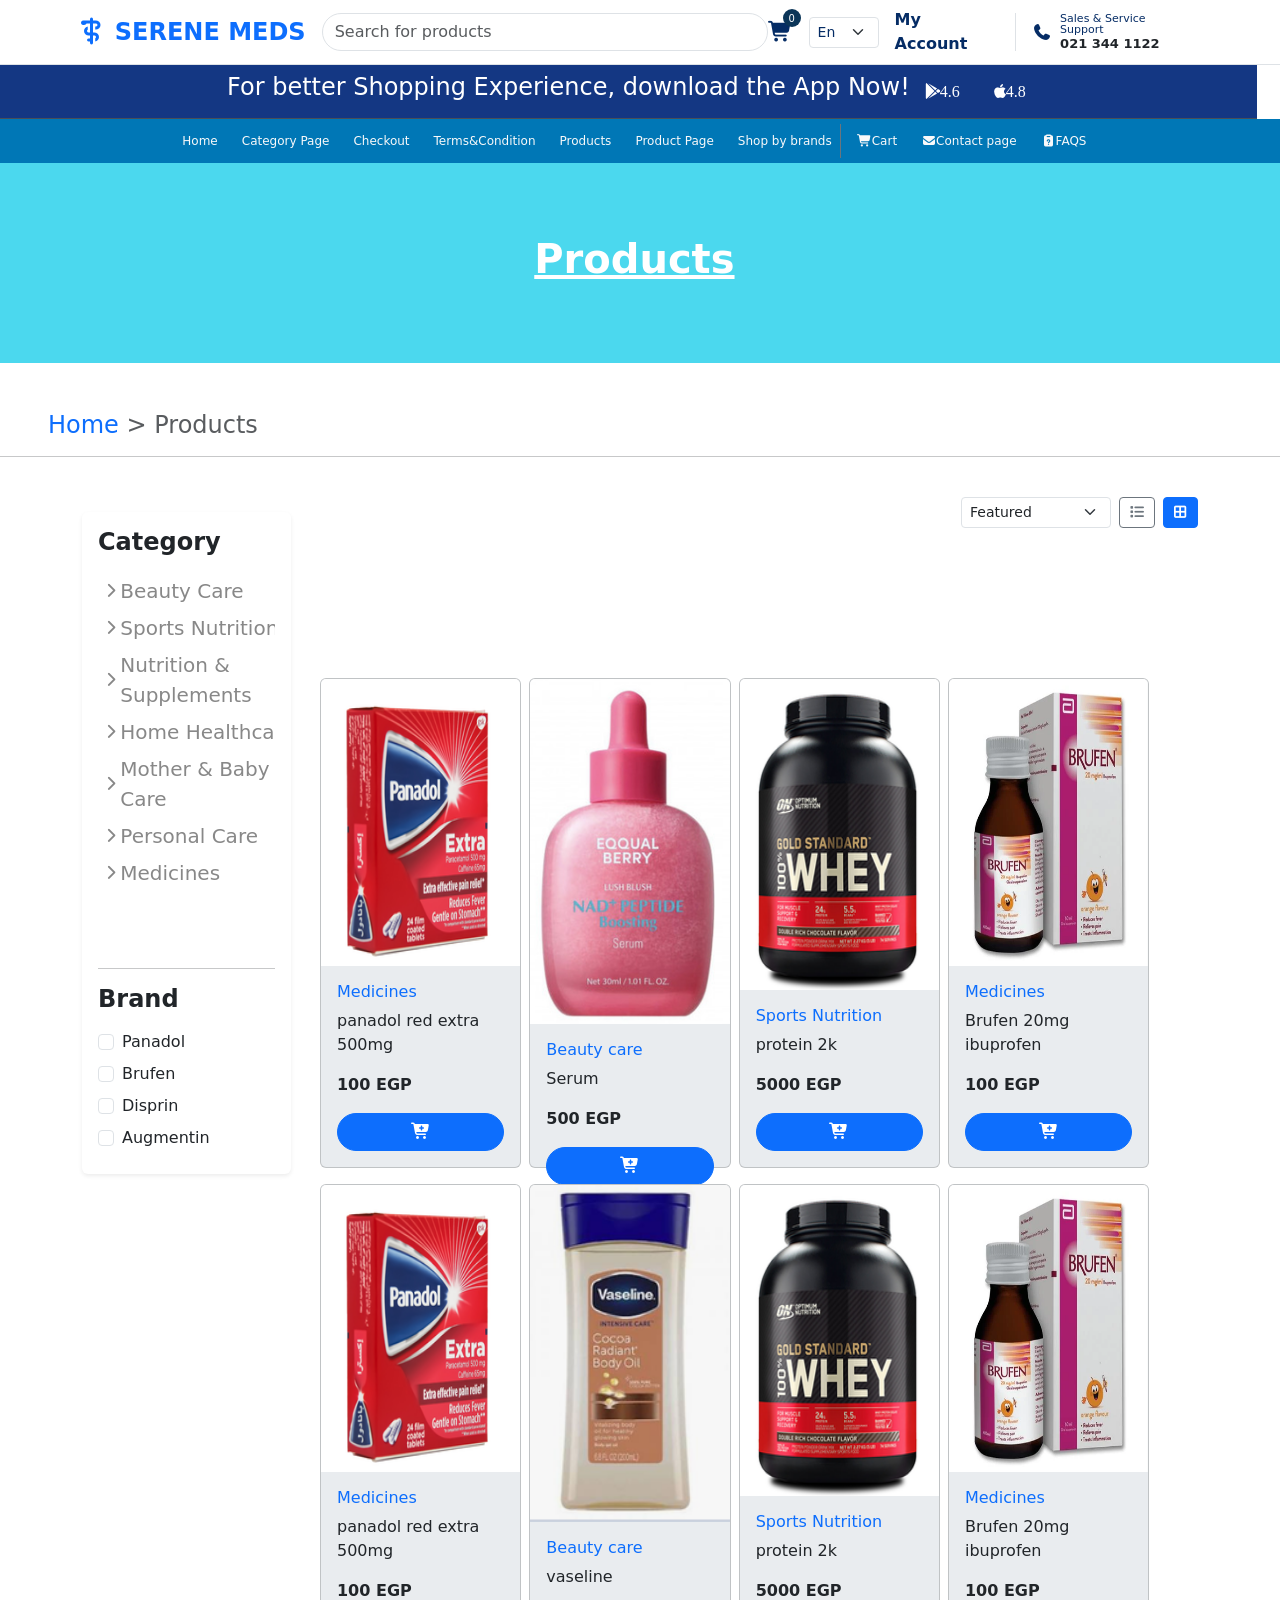
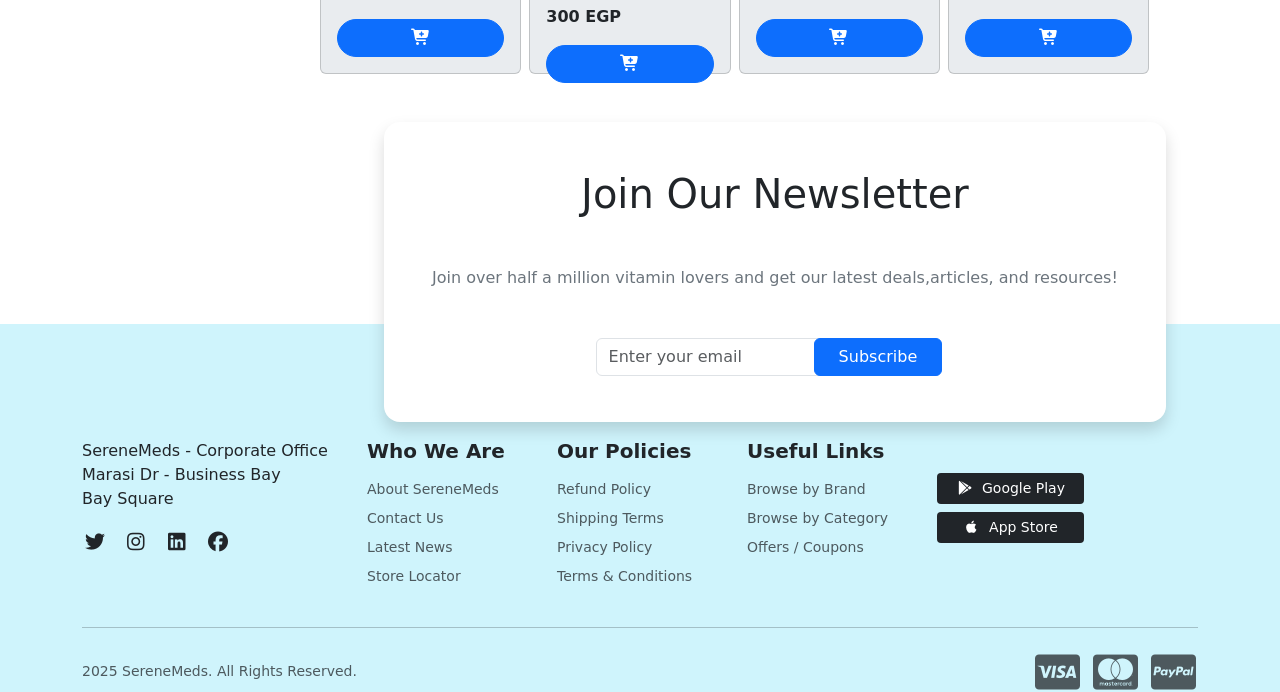
<file: products/project.html>
<!doctype html>
<html lang="en">
  <head>
    <meta charset="utf-8">
    <meta name="viewport" content="width=device-width, initial-scale=1">
    <title>Products</title>
    <link href="https://cdn.jsdelivr.net/npm/bootstrap@5.3.8/dist/css/bootstrap.min.css" rel="stylesheet" integrity="sha384-sRIl4kxILFvY47J16cr9ZwB07vP4J8+LH7qKQnuqkuIAvNWLzeN8tE5YBujZqJLB" crossorigin="anonymous">
    <link rel="stylesheet" href="css/owl.carousel.css">
    <link rel="stylesheet" href="css/owl.theme.css">
<link rel="stylesheet" href="css/style.css">
    <link rel="stylesheet" href="css/all.min.css">
    
    
</head>
  <body>
    <section>
        <div class="row col-12" style="width: 101%;">

<!--nav 1  -->
<nav class="navbar navbar-expand-lg bg-white border-bottom py-2">
  <div class="container">
    
    <a class="navbar-brand fw-bold fs-4 text-primary" href="#">
      <i class="fa-solid fa-staff-snake"></i> SERENE MEDS
    </a>

    <form class="d-flex mx-auto" style="width: 40%;">
      <input class="form-control rounded-pill" type="search" placeholder="Search for products" label="Search">
    </form>

    <div class=" d-flex align-items-center gap-3">
      <div class="cart-icon"><a href="#" class="text-primary-emphasis fs-5"><i class="fa-solid fa-cart-shopping"></i></a>
      <span id="cartCount">0</span>
      </div>
      <select class="form-select form-select-sm text-primary-emphasis" style="width: 70px;">
        <option selected>En</option>
        <option>Ar</option>
      </select>

      <a href="#" class=" text-decoration-none fw-semibold text-primary-emphasis">My Account</a>

      <div class="d-flex align-items-center gap-2 border-start ps-3">
        <i class="fa-solid fa-phone text-primary-emphasis"></i>
        <div class="lh-1">
          <small class="d-block text-primary-emphasis" style="font-size: 11px;">Sales & Service Support</small>
          <strong style="font-size: 13px;">021 344 1122</strong>
        </div>
      </div>
    </div>
  </div>
</nav>

<!-- nav 2 -->
 <div class="row col-12 col-lg-12 col-md-6 ">
<nav class="navbar border-bottom border-body text-white justify-content-center " style="background-color: #012779eb;" data-bs-theme="dark" >
 <h4 class="me-3">For better Shopping Experience, download the App Now!</h4>
  <i class="fa-brands fa-google-play me-5">4.6</i>
  <i class="fa-brands fa-apple me-1">4.8</i>
  </div>
</nav>

<!-- nav 3 -->
  <nav class="navbar navbar-expand-lg main-navbar p-0" style="background: #0077B6;">
            <div class="container">
                <button class="navbar-toggler" type="button" data-bs-toggle="collapse" data-bs-target="#navbarMenu">
                    <span class="navbar-toggler-icon"></span>
                </button>
                <div class="collapse navbar-collapse" id="navbarMenu">
                    <ul class="navbar-nav mx-auto d-flex justify-content-between gap-2" style="font-size: 12px; padding: 5px 10px;">
                        <li class="nav-item">
                            <a class="nav-link text-light" href="../Home/Home.html">Home</a>
                        </li>
                        <li class="nav-item">
                            <a class="nav-link text-light" href="../Category Page/category.html">Category Page</a>
                        </li>
                       
                        <li class="nav-item">
                            <a class="nav-link text-light" href="../checkout/checkout.html">Checkout</a>
                        </li>
                        <li class="nav-item">
                            <a class="nav-link text-light" href="../terms&condition/terms.html">Terms&Condition</a>
                        </li>
                        <li class="nav-item">
                            <a class="nav-link text-light" href="../products/project.html">Products</a>
                        </li>
                        <li class="nav-item">
                            <a class="nav-link text-light" href="../Product Page/index.html">Product Page </a>
                        </li>
                        <li class="nav-item border-end border-secondary">
                            <a class="nav-link text-light" href="../Shop by Brand/index.html">Shop by brands </a>
                        </li>
                        <li class="nav-item">
                            <a class="nav-link text-light" href="../cart/cart.html">
                                <i class="fa-solid fa-cart-shopping"></i>Cart</a>
                        </li>
                        <li class="nav-item">
                            <a class="nav-link text-light" href="../Contact page/contact.html">
                            <i class="fa-solid fa-envelope"></i>Contact page </a>
                        </li>
                        <li class="nav-item">
                            <a class="nav-link text-light" href="../FAQS/faqs.html">
                            <i class="fa-solid fa-clipboard-question"></i>FAQS </a>
                        </li>
                    </ul>
                </div>
            </div>
        </nav>
</nav>
<!-- nav 4 -->
<nav class="navbar justify-content-center" style="background-color: #4bd8ee; height: 200px;" data-bs-theme="light">
  <h1 class="fw-bold text-white text-decoration-underline">Products</h1>
</nav>
</div>

<!-- section 2 -->
 
<section>
    <div>
        <h4 class="mt-5 ms-5 text-body-secondary"><a href="../Home/Home.html" class="text-decoration-none">Home</a> > Products</h4>
       <hr>
    </div>

<section class="py-4" w-100>
  <div class="container">

    <div class="row ">

      <div class="col-lg-3 col-md-4 mb-4 d-flex">
        <div class="card border-0 shadow-sm " style="top: 15px;width: 80%;">
          <div class="card-body">

<!-- Category -->

 <h6 class="fw-bold fs-4 mb-3">Category</h6>
<div class="all-category" >
<div class="category">

    <div class="category-title">
        <span class="arrow"><i class="fa-solid fa-chevron-right"></i></span>
        <span>Beauty Care</span>
        
    </div>

    <div class="sub-category">
        <p>Skin Care</p>
        <p>Hair Care</p>
        <p>Body Care</p>
    </div>

</div>

<div class="category">
    <div class="category-title">
        <span class="arrow"><i class="fa-solid fa-chevron-right"></i></span>
        <span>Sports Nutrition</span>
        
    </div>

    <div class="sub-category">
        <p>Protein</p>
        <p>Creatine</p>
        <p>Energy Drinks</p>
    </div>

</div>

<div class="category">
    <div class="category-title">
        <span class="arrow"><i class="fa-solid fa-chevron-right"></i></span>
        <span>Nutrition & Supplements</span>        
    </div>

    <div class="sub-category">
        <p>Protein</p>
        <p>Creatine</p>
        <p>Energy Drinks</p>
    </div>
</div>

<div class="category">
    <div class="category-title">
        <span class="arrow"><i class="fa-solid fa-chevron-right"></i></span>
        <span>Home Healthcare</span>   
    </div>

    <div class="sub-category">
        <p>Protein</p>
        <p>Creatine</p>
        <p>Energy Drinks</p>
    </div>
</div>

<div class="category">

    <div class="category-title">
        <span class="arrow"><i class="fa-solid fa-chevron-right"></i></span>
        <span>Mother & Baby Care</span>       
    </div>

    <div class="sub-category">
        <p>Protein</p>
        <p>Creatine</p>
        <p>Energy Drinks</p>
    </div>
</div>

<div class="category">

    <div class="category-title">
        <span class="arrow"><i class="fa-solid fa-chevron-right"></i></span>
        <span>Personal Care</span>       
    </div>

    <div class="sub-category">
        <p>Protein</p>
        <p>Creatine</p>
        <p>Energy Drinks</p>
    </div>
</div>

<div class="category">

    <div class="category-title">
        <span class="arrow"><i class="fa-solid fa-chevron-right"></i></span>
        <span>Medicines</span>       
    </div>

    <div class="sub-category">
        <p>Protein</p>
        <p>Creatine</p>
        <p>Energy Drinks</p>
    </div>
</div> 
</div>                   
 <hr>

<!-- brand -->

            <h6 class="fw-bold fs-4 mb-3">Brand</h6>
            <div class="form-check mb-2">
              <input class="form-check-input" type="checkbox" >
              <label class="form-check-label" for="brand1">Panadol</label>
            </div>
            <div class="form-check mb-2">
              <input class="form-check-input" type="checkbox" >
              <label class="form-check-label" for="brand2">Brufen</label>
            </div>
            <div class="form-check mb-2">
              <input class="form-check-input" type="checkbox" >
              <label class="form-check-label" for="brand3">Disprin</label>
            </div>
            <div class="form-check mb-2">
              <input class="form-check-input" type="checkbox" >
              <label class="form-check-label" for="brand4">Augmentin</label>
            </div>

          </div>
        </div>
      </div>

<!-- featured -->
      <div class="col-lg-9 col-md-8 ">
      
        <div class="d-flex justify-content-end align-items-center gap-2 mb-3">
          <select class="form-select form-select-sm" style="width: 150px;">
            <option selected>Featured</option>
             <option>Newest</option>
            <option>Price: Low to High</option>
            <option>Price: High to Low</option>
          </select>
          <button class="btn btn-sm btn-outline-secondary"><i class="fa-solid fa-list"></i></button>
          <button class="btn btn-sm btn-primary"><i class="fa-solid fa-border-all"></i></button>
        </div>

      </div>
    </div>
  </div>
</section>    

<!-- section 3 (cards) -->

<section class="container-cards" style="width: 80%; margin-left: 15%; margin-top: -48%;">
  <div class="row col-12 col-lg-10 col-md-6 ">
<div class="cards d-flex gap-2 ">  
   
    <div class="card bg-body-secondary " style="width: 18rem;">
  <img src="css/images/panadol red.png" class="card-img-top" style="height: 320%;" alt="...">
<div class="card-body">
    <h6 class="card-title text-primary">Medicines</h6>
    <p class="card-text">panadol red extra 500mg</p>
    <p class="price fw-bold">100 EGP</p>
   <div class="cart-container"><a href="#" class="btn btn-primary w-100  rounded-pill add-cart-btn "><i class="fa-solid fa-cart-plus"></i></a></div> 
  </div>
</div>

     <div class="card bg-body-secondary" style="width: 18rem;">
  <img src="css/images/beauty care3.png" class="card-img-top " style="height: 320%;" alt="...">
<div class="card-body">
    <h6 class="card-title text-primary">Beauty care</h6>
    <p class="card-text">Serum</p>
    <p class="price fw-bold">500 EGP</p>
    <div class="cart-container"><a href="#" class="btn btn-primary w-100 rounded-pill add-cart-btn"><i class="fa-solid fa-cart-plus"></i></a></div>
  </div>
</div>
<div class="card  bg-body-secondary" style="width: 18rem;">
  <img src="css/images/Protein.png" class="card-img-top" style="height: 320%;" alt="...">
  <div class="card-body">
    <h6 class="card-title text-primary">Sports Nutrition</h6>
    <p class="card-text">protein 2k</p>
    <p class="price fw-bold">5000 EGP</p>
    <a href="#" class="btn btn-primary w-100 rounded-pill add-cart-btn"><i class="fa-solid fa-cart-plus"></i></a>
  </div>
</div>


<div class="card  bg-body-secondary" style="width: 18rem;">
  <img src="css/images/brufen soup.png" class="card-img-top" style="height: 320%;" alt="...">
  <div class="card-body">
    <h6 class="card-title text-primary">Medicines</h6>
    <p class="card-text">Brufen 20mg ibuprofen </p>
    <p class="price fw-bold">100 EGP</p>
    <a href="#" class="btn btn-primary w-100 rounded-pill add-cart-btn"><i class="fa-solid fa-cart-plus"></i></a>
  </div>
</div>
</div>

<div class="cards d-flex gap-2 mt-3 ">   
    <div class="card bg-body-secondary " style="width: 18rem;">
  <img src="css/images/panadol red.png" class="card-img-top" style="height: 320%;" alt="...">
<div class="card-body">
    <h6 class="card-title text-primary">Medicines</h6>
    <p class="card-text">panadol red extra 500mg</p>
    <p class="price fw-bold">100 EGP</p>
    <a href="#" class="btn btn-primary w-100 rounded-pill add-cart-btn"><i class="fa-solid fa-cart-plus"></i></a>
  </div>
</div>

     <div class="card bg-body-secondary" style="width: 18rem;">
  <img src="css/images/beauty care2.png" class="card-img-top " style="height: 320%;" alt="...">
<div class="card-body">
    <h6 class="card-title text-primary">Beauty care</h6>
    <p class="card-text">vaseline</p>
    <p class="price fw-bold">300 EGP</p>
    <a href="#" class="btn btn-primary w-100 rounded-pill add-cart-btn"><i class="fa-solid fa-cart-plus"></i></a>
  </div>
</div>
<div class="card  bg-body-secondary" style="width: 18rem;">
  <img src="css/images/Protein.png" class="card-img-top" style="height: 320%;" alt="...">
  <div class="card-body">
    <h6 class="card-title text-primary">Sports Nutrition</h6>
    <p class="card-text">protein 2k</p>
    <p class="price fw-bold">5000 EGP</p>
    <a href="#" class="btn btn-primary w-100 rounded-pill add-cart-btn"><i class="fa-solid fa-cart-plus"></i></a>
  </div>
</div>

<div class="card  bg-body-secondary" style="width: 18rem;">
  <img src="css/images/brufen soup.png" class="card-img-top" style="height: 320%;" alt="...">
  <div class="card-body">
    <h6 class="card-title text-primary">Medicines</h6>
    <p class="card-text">Brufen 20mg ibuprofen </p>
    <p class="price fw-bold">100 EGP</p>
    <a href="#" class="btn btn-primary w-100 rounded-pill add-cart-btn"><i class="fa-solid fa-cart-plus"></i></a>
  </div>
</div>
</div>
</section>

<!-- الجزء الي فوق الfooter -->
 
<section class="footer1 py-5 position-relative ">
  <div class="row g-4">
      <div class="col-lg-3 col-6 ">
  <div class="join bg-white shadow rounded-4 text-center pt-5 position-absolute  " style="max-width: 800px; height: 300px; margin-left: 30%;">
    <h1>Join Our Newsletter</h1>
    <P class="text-secondary mb-5 mt-5 ps-5 pe-5">Join over half a million vitamin lovers and get our latest deals,articles, and resources!</P>
    <div class="d-flex justify-content-center">
      <form action="" id="myForm"  class="row gy-2">
          <input type="email" class="form-control"  id="userEmail" placeholder="Enter your email" style="max-width: 300px;">
          </form>
          <button class="btn btn-primary px-4 ms-1" id="subscribeBtn">Subscribe</button>
        </div>
  </div>
  </div>
  </div>
  </div>
</section>

<!-- footer -->

<footer class="bg-info-subtle " style=" margin-top:12%; padding-top:9% ;">
  <div class="container">
    <div class="row g-4">
      <div class="col-lg-3">
        <p class=" mb-3">
          SereneMeds - Corporate Office<br>
          Marasi Dr - Business Bay<br>
          Bay Square
        </p>
        <div class="d-flex gap-3">
          <a href="#" class="text-dark fs-5"><i class="fa-brands fa-twitter"></i></a>
          <a href="#" class="text-dark fs-5"><i class="fa-brands fa-instagram"></i></a>
          <a href="#" class="text-dark fs-5"><i class="fa-brands fa-linkedin"></i></a>
          <a href="#" class="text-dark fs-5"><i class="fa-brands fa-facebook"></i></a>
        </div>
      </div>

      <div class="col-6 col-lg-2">
        <h6 class="fw-bold mb-3 fs-5">Who We Are</h6>
        <ul class="list-unstyled small">
          <li class="mb-2"><a href="#" class="text-body-secondary text-decoration-none">About SereneMeds</a></li>
          <li class="mb-2"><a href="#" class="text-body-secondary text-decoration-none">Contact Us</a></li>
          <li class="mb-2"><a href="#" class="text-body-secondary text-decoration-none">Latest News</a></li>
          <li class="mb-2"><a href="#" class="text-body-secondary text-decoration-none">Store Locator</a></li>
        </ul>
      </div>

    
      <div class="col-6 col-lg-2">
        <h6 class="fw-bold mb-3 fs-5">Our Policies</h6>
        <ul class="list-unstyled small">
          <li class="mb-2"><a href="#" class="text-body-secondary text-decoration-none">Refund Policy</a></li>
          <li class="mb-2"><a href="#" class="text-body-secondary text-decoration-none">Shipping Terms</a></li>
          <li class="mb-2"><a href="#" class="text-body-secondary text-decoration-none">Privacy Policy</a></li>
          <li class="mb-2"><a href="#" class="text-body-secondary text-decoration-none">Terms & Conditions</a></li>
        </ul>
      </div>

    
      <div class="col-6 col-lg-2">
        <h6 class="fw-bold mb-3 fs-5">Useful Links</h6>
        <ul class="list-unstyled small">
          <li class="mb-2"><a href="#" class="text-body-secondary text-decoration-none">Browse by Brand</a></li>
          <li class="mb-2"><a href="#" class="text-body-secondary text-decoration-none">Browse by Category</a></li>
          <li class="mb-2"><a href="#" class="text-body-secondary text-decoration-none">Offers / Coupons</a></li>
        </ul>
      </div>

      <div class="d-flex flex-column gap-2" style="width: 15%; padding-top: 3%;">
        <a href="#" class="btn bg-dark text-white btn-sm">
        <i class="fa-brands fa-google-play me-1"></i> Google Play </a>
        <a href="#" class="btn bg-dark text-white btn-sm">
          <i class="fa-brands fa-apple me-1"></i> App Store
        </a>
      </div>
    </div>

    <hr class="my-4">
    <div class="d-flex flex-column flex-md-row justify-content-between align-items-center small text-body-secondary">
      <p class="mb-2 mb-md-0"> 2025 SereneMeds. All Rights Reserved.</p>
      <div class="d-flex gap-2">
        <i class="fa-brands fa-cc-visa fs-1"></i>
        <i class="fa-brands fa-cc-mastercard fs-1"></i>
        <i class="fa-brands fa-cc-paypal fs-1"></i>
      </div>
    </div>
  </div>
</footer>

          </div>
        </div>
    </section>

    <script src="https://cdn.jsdelivr.net/npm/bootstrap@5.3.8/dist/js/bootstrap.bundle.min.js" integrity="sha384-FKyoEForCGlyvwx9Hj09JcYn3nv7wiPVlz7YYwJrWVcXK/BmnVDxM+D2scQbITxI" crossorigin="anonymous"></script>
 <script src="https://code.jquery.com/jquery-3.7.1.min.js" integrity="sha256-/JqT3SQfawRcv/BIHPThkBvs0OEvtFFmqPF/lYI/Cxo=" crossorigin="anonymous"></script>
    <script src="js/owl.carousel.min.js"></script>
 
    <script src="js/script.js"></script>
  </body>
</html>
</file>
<file: Product Page/CSS/Style.css>
* {
    margin: 0;
    padding: 0;
    box-sizing: border-box;
    font-family: "PT Serif", sans-serif;
}
body {
    color: #2f4b5b;
}
ul {
    list-style: none;
}
.color {
   color: #2f7187
}
#cartCount {
    position: absolute;
    top: -8px;
    right: -8px;
    background-color: #08708c;
    color: white;
    font-size: 11px;
    width: 18px;
    height: 18px;
    border-radius: 50%;
    display: flex;
    justify-content: center;
    align-items: center;
}
.contact-text p {
    color: #2c7189;
    font-size: 12px;
    margin: 0;
    font-weight: bold;
}
.nav-link:hover {
    background-color: #66c1dc;
}
.hero-line {
    width: 115px;
    height: 2px;
    margin: 10px auto ;
}
.breadcrumb-section {
    padding: 15px 0;
}
.breadcrumb-section span {
    color: #2f7187;
}
.product-image-box {
    height: 400px;
}
.product-image-box img {
    max-width: 90%;
    max-height: 90%;
    object-fit: contain;
}
.brand {
    font-size: 12px;
    color: gray;
}
.price {
    background-color: rgba(195, 210, 213, 0.596);
    padding: 7px 12px;
    font-size: 12px;
    border-radius: 5px;
}
.info-item li {
    font-size: 10px;
    position: relative;
}
.info-item li::before {
    content: "-";
    position: absolute;
    left: -10px;
}
.purchase-box {
    width: 400px;
    max-width: 100%;
    padding: 10px;
    border-radius: 6px;
    box-shadow: 0 2px 5px lightgray;
}
.quantity button {
    width: 25px;
    height: 25px;
    border: none;
    background-color: #2d7895;
    color: white;
    border-radius: 4px;
}
.quantity span {
    font-size: 15px;
}
.add-cart-btn {
    flex: 1;
    background-color: #08708c;
    padding: 5px;
    border-radius: 4px;
    font-size: 13px;
}
.add-cart-btn:hover {
    background-color: #055a71;
}
.h2 {
    color: #074b62;
}
.product-card {
    text-align: center;
    transition: 0.3s;
}
.product-card:hover {
    transform: translateY(-5px);
}
.card-image {
    height: 120px;
}
.card-image img {
    width: 100%;
    height: 100%;
}
.product-card h6 {
    font-size: 10px;
    height: 15px;
}
.product-card p {
    font-size: 10px;
    height: 20px;
}
.newsletter-box {
    width: 520px;
    max-width: 95%;
}
.newsletter-box input {
    padding: 10px 15px;
    width: 200px;
    font-size: 10px;
    outline: none;
}
.newsletter-box button {
    padding: 0 20px;
    font-size: 10px;
}
.social-icons a {
    width: 23px;
    height: 23px;
    border-radius: 50%;
    background-color: #385a6a;
    color: white;
    font-size: 10px;
    display: flex;
    justify-content: center;
    align-items: center;
}
</file>
<file: Shop by Brand/CSS/Style.css>
* {
    margin: 0;
    padding: 0;
    box-sizing: border-box;
    font-family: "PT Serif", sans-serif;
}
body {
    color: #2f4b5b;
}
a {
    text-decoration: none;
}
ul {
    list-style: none;
}
.color {
    color: #2f7187;
}
#cartCount {
    position: absolute;
    top: -8px;
    right: -8px;
    background-color: #08708c;
    width: 18px;
    height: 18px;
    border-radius: 50%;
    display: flex;
    justify-content: center;
    align-items: center;
}
.contact-text p {
    color: #2c7189;
    font-size: 12px;
    margin: 0;
    font-weight: bold;
}
.nav-link:hover {
    background-color: #66c1dc;
}
.hero-line {
    width: 115px;
    height: 2px;
    margin: 10px auto ;
}
.breadcrumb-section {
    padding: 15px 0;
}
.breadcrumb-section span {
    color: #2f7187;
}
.brand-card {
    transition: 0.3s;
}
.brand-card:hover {
    transform: translateY(-6px);
}
.newsletter-box {
    width: 520px;
    max-width: 95%;
}
.newsletter-box input {
    padding: 10px 15px;
    width: 200px;
    font-size: 10px;
    outline: none;
}
.newsletter-box button {
    padding: 0 20px;
    font-size: 10px;
}
.social-icons a {
    width: 23px;
    height: 23px;
    border-radius: 50%;
    background-color: #385a6a;
    color: white;
    font-size: 10px;
    display: flex;
    justify-content: center;
    align-items: center;
}
</file>
<file: cart/cart.css>
:root {
  --brand-teal-light: skyblue;
  --brand-teal-dark: teal;
  --brand-navy: navy;
  --text-muted-soft: gray;
  --border-soft: lightgray;
}

body {
  font-family: "Poppins", sans-serif;
  color: black;
  background-color: white;
}

a {
  color: inherit;
}

.top-strip {
  background-color: var(--brand-navy);
  color: white;
  letter-spacing: 0.3px;
}

.main-header {
  border-bottom: 1px solid var(--border-soft);
}

.logo span {
  letter-spacing: 0.5px;
}

.search-wrapper {
  max-width: 520px;
}

.search-wrapper .form-control,
.search-wrapper .input-group-text {
  background-color: whitesmoke;
  border-color: lightgray;
}

.header-actions a:hover {
  color: var(--brand-teal-dark) !important;
}

.cart-count {
  top: -6px;
  right: -10px;
  font-size: 0.65rem;
}

.category-nav {
  background: linear-gradient(90deg, var(--brand-teal-dark), var(--brand-teal-light));
  padding: 10px 0;
}

.category-nav a {
  color: white;
  text-decoration: none;
  font-size: 0.9rem;
  opacity: 0.95;
}

.category-nav a:hover {
  opacity: 1;
  text-decoration: underline;
}

.page-banner {
  height: 220px;
  background: linear-gradient(120deg, var(--brand-teal-dark) 0%, var(--brand-teal-light) 100%);
}

.banner-title {
  font-weight: 700;
  font-size: 2.5rem;
  margin-bottom: 10px;
}

.banner-underline {
  display: block;
  width: 70px;
  height: 3px;
  background-color: white;
  margin: 0 auto;
}

.breadcrumb-item.active {
  color: var(--brand-teal-dark);
}

.cart-items-box {
  background-color: white;
  border: 1px solid var(--border-soft);
  border-radius: 14px;
}

.cart-item-img {
  width: 64px;
  height: 64px;
  object-fit: contain;
  border: 1px solid var(--border-soft);
  border-radius: 8px;
  padding: 4px;
}

.cart-row h6 {
  font-weight: 600;
}

.remove-item {
  cursor: pointer;
}

.qty-select {
  width: 110px;
}

.back-to-shop-btn {
  background-color: var(--brand-teal-dark);
  border-color: var(--brand-teal-dark);
}

.back-to-shop-btn:hover {
  background-color: var(--brand-navy);
  border-color: var(--brand-navy);
}

.summary-box {
  background-color: whitesmoke;
  border: 1px solid var(--border-soft);
  border-radius: 14px;
}

.checkout-btn {
  background-color: var(--brand-navy);
  border-color: var(--brand-navy);
  font-weight: 600;
}

.checkout-btn:hover {
  background-color: navy;
}

.payment-icons i {
  opacity: 0.55;
}

.section-title {
  font-weight: 700;
  color: var(--brand-navy);
}

.product-card {
  border: 1px solid var(--border-soft);
  border-radius: 12px;
  transition: box-shadow 0.15s ease, transform 0.15s ease;
}

.product-card:hover {
  box-shadow: 0 8px 20px rgba(11, 31, 77, 0.08);
  transform: translateY(-2px);
}

.product-thumb img {
  height: 110px;
  object-fit: contain;
}

.best-seller-badge,
.out-of-stock-badge {
  position: absolute;
  top: 4px;
  left: 4px;
  font-size: 0.65rem;
  font-weight: 500;
}

.product-name {
  min-height: 34px;
}

.add-to-cart-btn {
  border: 1px solid var(--border-soft);
}

.footer1 .join {
  left: 50%;
  transform: translateX(-50%);
  margin-left: 0 !important;
  width: 90%;
}

.footer1 .join h1 {
  font-size: 1.8rem;
  font-weight: 700;
  color: var(--brand-navy);
}

footer a:hover {
  color: var(--brand-teal-dark) !important;
}

@media (max-width: 991.98px) {
  .footer1 .join {
    position: relative !important;
    max-width: 100% !important;
    height: auto !important;
    padding-bottom: 2rem;
  }

  footer {
    margin-top: 2rem !important;
    padding-top: 2rem !important;
  }
}

@media (max-width: 767.98px) {
  .banner-title {
    font-size: 1.8rem;
  }

  .cart-row .qty-select {
    width: 90px;
  }
}
</file>
<file: category page/css/project.css>
:root {
    --bs-body-font-family: 'Karla', sans-serif;
}

.text-primary {
    color: #0bb5e0 !important; 
}

.support-text {
    font-size: 11px;
}

.phone-number {
    font-size: 13px;
}

/* كلاس مخصص للخلفية الأزرق الغامق والشريط السفلي */
.bg-custom-topbar {
    background-color: #03045E;
}

.bg-custom-pharmacy {
    background-color: #0077B6;
}

.bg-checkout-gradient {
    background: linear-gradient(0deg, var(--bs-primary) 51%, #38b6ff 100%);
    min-height: 200px;
}
</file>
<file: checkout/css/project.css>
:root {
    --bs-body-font-family: 'Karla', sans-serif;
}

.text-primary {
    color: #0bb5e0 !important; 
}

.support-text {
    font-size: 11px;
}

.phone-number {
    font-size: 13px;
}

/* كلاس مخصص للخلفية الأزرق الغامق والشريط السفلي */
.bg-custom-topbar {
    background-color: #03045E;
}

.bg-custom-pharmacy {
    background-color: #0077B6;
}

.bg-checkout-gradient {
    background: linear-gradient(0deg, var(--bs-primary) 51%, #38b6ff 100%);
    min-height: 200px;
}

/* التأكد من عدم وجود أي overflow خفي يعطل الالتصاق في الصفحة كلها */
html, body {
    overflow-x: hidden;
    overflow-y: visible !important;
}

/* إجبار الأب المباشر للـ sticky على السماح بالحركة */
.row {
    align-items: flex-start !important;
    position: relative !important;
}

/* إجبار عمود الريفيو نفسه على الالتصاق وتجنب أي تعارض في الارتفاع */
.col-lg-5 {
    position: relative;
    height: auto;
}
</file>
<file: FAQS/faqs.css>
:root{
  --navy-dark: navy;
  --navy: navy;
  --navy-mid: royalblue;
  --teal-1: teal;
  --teal-2: turquoise;
  --ink: darkblue;
  --muted: gray;
}

body{
  font-family: 'Poppins', sans-serif;
  color: var(--ink);
  background:white;
}

h1,h2,h3,h4,.brand-font{
  font-family: 'Playfair Display', serif;
}

.topbar{
  background: var(--navy-dark);
  color:lightgray;
  font-size:.8rem;
  padding:6px 0;
}
.topbar a{color:lightgray; text-decoration:none; margin-left:10px;}
.topbar .store-badges i{font-size:1.1rem; margin-left:6px;}

.navbar-serene{
  background: linear-gradient(90deg, var(--navy) 0%, var(--navy-mid) 100%);
}
.navbar-serene .nav-link{
  color:white !important;
  font-size:.92rem;
  font-weight:500;
  padding:.9rem .85rem !important;
}
.navbar-serene .nav-link:hover{ color:turquoise !important; }
.navbar-serene .nav-divider{
  width:1px; background:rgba(255,255,255,.18); margin:8px 4px;
}

.page-hero{
  background: linear-gradient(120deg, var(--navy-mid) 0%, var(--teal-1) 55%, var(--teal-2) 100%);
  padding: 3.2rem 0 3.6rem;
  text-align:center;
  color:white;
}
.page-hero h1{
  font-weight:700;
  letter-spacing:.5px;
  margin-bottom:.6rem;
}
.page-hero .rule{
  width:64px; height:3px; background:white; opacity:.85;
  margin:0 auto;
}

.breadcrumb-row{
  font-size:.85rem;
  color: var(--muted);
  padding-top: 1.6rem;
}
.breadcrumb-row a{ color: var(--teal-1); text-decoration:none; font-weight:500;}

.faq-item{
  border-bottom:1px solid lightgray;
  padding: 1.15rem 0;
}
.faq-question{
  display:flex;
  justify-content:space-between;
  align-items:center;
  cursor:pointer;
  gap:1rem;
}
.faq-question h3{
  font-family:'Poppins',sans-serif;
  font-size:1rem;
  font-weight:600;
  color: var(--ink);
  margin:0;
}
.faq-toggle{
  flex:0 0 auto;
  width:30px; height:30px;
  border-radius:6px;
  border:none;
  display:flex; align-items:center; justify-content:center;
  background:whitesmoke;
  color: var(--navy-mid);
  font-size:.8rem;
  transition: background .15s ease, color .15s ease;
}
.faq-item.active .faq-toggle{
  background: var(--navy-mid);
  color:white;
}
.faq-answer{
  max-height:0;
  overflow:hidden;
  transition: max-height .25s ease;
}
.faq-item.active .faq-answer{
  max-height: 200px;
}
.faq-answer p{
  color: var(--muted);
  font-size:.92rem;
  line-height:1.6;
  margin: .85rem 0 0;
  padding-right: 2.2rem;
}

.join{
  border: 1px solid whitesmoke;
}
.join .btn-primary{
  background: var(--navy-mid);
  border-color: var(--navy-mid);
}
.join .btn-primary:hover{
  background: var(--teal-1);
  border-color: var(--teal-1);
}

footer a:hover{ color: var(--teal-1) !important; }
footer h6{ color: var(--ink); }

@media (max-width: 767.98px){
  .join{ margin-left:auto !important; margin-right:auto !important; left:0; right:0; }
  .footer1{ padding-bottom: 2rem; }
}
</file>
<file: Home/css/home.css>
body {
    margin: 0;
    font-family: Arial, sans-serif;
    color: #005ca9;
    background-color: #ffffff;
}

img {
    max-width: 100%;
}

/* header */
.logo-img {
    width: 65%;
}

.search-box {
    border-radius: 30px;
    overflow: hidden;
    box-shadow: 0 2px 8px rgba(0, 0, 0, 0.12);
}

.search-box input {
    box-shadow: none;
}

.search-box input:focus {
    border-color: #dee2e6;
}

.search-btn {
    background-color: #0078bd;
    color: white;
}

.search-btn:hover {
    background-color: #006da9;
    color: white;
}

.top-app-banner {
    background-color: #00005b;
    color: white;
    font-size: 10px;
    padding: 5px;
}


/* =========================================================
   NAVBAR
========================================================= */

.main-navbar {
    background-color: #0077b5;
    min-height: 42px;
}

.main-navbar .nav-link {
    color: white;
    font-size: 10px;
    padding-left: 11px;
    padding-right: 11px;
}

.main-navbar .nav-link:hover {
    color: #d8f7ff;
}


/* sec1 */

.hero-section {
    position: relative;
    overflow: visible;
    background-color: #8dddec;
    display: flex;
    align-items: center;
}

.min-vh-50 {
    min-height: 295px;
}

.hero-content {
    position: relative;
    z-index: 2;
}

.hero-content h1 {
    margin: 0;
    letter-spacing: 8px;
    font-size: 30px;
    font-weight: 400;
    color: #0075b8;
}

.hero-content h2 {
    margin: -4px 0 0;
    font-size: 32px;
    font-weight: 800;
    letter-spacing: 2px;
    color: #004b9b;
}

.hero-content p {
    margin: 0;
    font-size: 15px;
    color: #006aa9;
}

.hero-line {
    width: 90px;
    height: 1px;
    background-color: #006aa9;
    margin: 10px 0;
}

.availability-text {
    font-size: 12px !important;
}

.discount-btn {
    background-color: #00005b;
    color: white;
    font-size: 9px;
    font-weight: 700;
    letter-spacing: 1px;
    padding: 7px 12px;
    border: none;
}

.discount-btn:hover {
    background-color: #000044;
    color: white;
}

.hero-image {
    max-height: 245px;
    width: auto;
    position: relative;
    z-index: 2;
}

/* circle */
.hero-circle {
    position: absolute;
    border-radius: 50%;
    background-color: rgba(255, 255, 255, 0.15);
    pointer-events: none;
}

.circle-one {
    width: 120px;
    height: 120px;
    top: -55px;
    left: 35%;
}

.circle-two {
    width: 80px;
    height: 80px;
    left: 20px;
    top: 25px;
}

.circle-three {
    width: 90px;
    height: 90px;
    right: -20px;
    top: 10px;
}



/* sec2 */
.categories-section {
    position: relative;
    background-color: #ffffff;
    padding: 15px 0 20px;
    z-index: 3;
    margin-top: -30px;
}

.category-card {
    min-height: 55px;
    width: 100%;
    background-color: #ffffff;
    border-radius: 5px;
    box-shadow: 0 2px 8px rgba(0, 0, 0, 0.12);
    display: flex;
    flex-direction: column;
    align-items: center;
    justify-content: center;
    text-decoration: none;
    color: #0084c5;
    font-size: 8px;
    text-align: center;
    transition: 0.2s ease;
}

.category-card i {
    font-size: 15px;
    margin-bottom: 3px;
}

.category-card:hover {
    transform: translateY(-3px);
    color: #005b91;
    box-shadow: 0 5px 12px rgba(0, 0, 0, 0.16);
}


/* sec3 */
#sec3 {
    background-color: #ffffff;
}

#sec3 .cart-btn {
    background-color: #edf5f7;
    color: #23607c;
    border: 0;
    font-size: 9px;
}

#sec3 .cart-btn:hover {
    background-color: #0085c8;
    color: #ffffff;
}

#sec3 .cart-btn.cart-added {
    background-color: #0085c4;
    color: #fff;
}

#sec3 .sec3-carousel {
    position: relative;
}

/* arrows */
#sec3 .owl-nav {
    margin: 0;
}

#sec3 .owl-nav button {
    position: absolute;
    top: 50%;
    transform: translateY(-50%);
    width: 25px;
    height: 25px;
    margin: 0;
    padding: 0 !important;
    border: 0 !important;
    border-radius: 50%;
    background-color: #edf5f7 !important;
    color: #0085c8 !important;
    display: flex;
    align-items: center;
    justify-content: center;
}

#sec3 .owl-nav button:hover {
    background-color: #0085c8 !important;
    color: #ffffff !important;
}

#sec3 .owl-nav .owl-prev {
    left: -37px;
}

#sec3 .owl-nav .owl-next {
    right: -37px;
}

#sec3 .owl-nav button i {
    font-size: 8px;
}


#sec3 .owl-dots {
    display: block;
    text-align: center;
    margin-top: 12px;
}

#sec3 .owl-dots button {
    margin: 0 2px;
    padding: 0;
    border: 0;
    background: transparent;
}

#sec3 .owl-dots button span {
    display: block;
    width: 6px;
    height: 6px;
    margin: 0;
    border-radius: 50%;
    background-color: #e5f0f4;
}

#sec3 .owl-dots button.active span {
    background-color: #0085c8;
}

.cart-icon-wrapper {
    position: relative;
    display: inline-block;
    cursor: pointer;
}

.cart-icon-wrapper>i {
    font-size: 14px;
    color: #005b91;
}

.cart-count {
    position: absolute;
    top: -9px;
    right: -9px;
    min-width: 15px;
    height: 15px;
    padding: 0 3px;
    display: flex;
    align-items: center;
    justify-content: center;
    background-color: red;
    color: white;
    border-radius: 50%;
    font-size: 8px;
    font-weight: bold;
    line-height: 1;
}

.cart-count.hidden {
    display: none;
}


/* sec4 */
.prescription-section {
    background-color: #ffffff;
}

.prescription-banner {
    min-height: 143px;
    background-color: #c9f1fa;
    overflow: hidden;
}

.prescription-content {
    padding-left: 65px;
}

.prescription-title {
    margin: 0 0 5px;
    color: #444;
    font-family: Georgia, "Times New Roman", serif;
    font-size: 17px;
    font-weight: 700;
}

.prescription-text {
    margin: 0 0 8px;
    color: #555;
    font-size: 7px;
    line-height: 1.5;
}

.upload-btn {
    width: 128px;
    height: 30px;
    border: none;
    border-radius: 20px;
    background-color: #0085c8;
    color: #ffffff;
    display: inline-flex;
    align-items: center;
    justify-content: center;
    gap: 8px;
    font-size: 7px;
    font-weight: 700;
    cursor: pointer;
    transition: 0.2s ease;
}

.upload-btn:hover {
    background-color: #006fa8;
}

.upload-btn i {
    font-size: 8px;
}

.prescription-image-wrapper {
    height: 143px;
    display: flex;
    align-items: center;
    justify-content: center;
}

.prescription-image {
    width: 100%;
    height: 100%;
    object-fit: contain;
}

/* ================= sec5 ================= */

.featured-section {
    background-color: #ffffff;
}

.section-main-title {
    color: #23496a;
    font-family: Georgia, "Times New Roman", serif;
    font-size: 20px;
    font-weight: 700;
}

.section-subtitle {
    color: #777;
    font-size: 10px;
}


.brands-carousel {
    position: relative;
    padding: 5px 30px;
}


.brand-image {
    width: 65px;
    height: 40px;
    object-fit: contain;
    display: block;
    margin: auto;
}




.brands-carousel .owl-nav {
    display: block !important;
    margin: 0 !important;
}


/* ================= ARROWS ================= */

.brands-carousel .owl-prev,
.brands-carousel .owl-next {
    position: absolute;
    top: 50%;
    transform: translateY(-50%);
    width: 20px;
    height: 30px;
    margin: 0;
    padding: 0 !;
    border: none;
    outline: none;
    background: transparent;
    color: #0085c8;
    display: flex;
    align-items: center;
    justify-content: center;
    opacity: 1;
    z-index: 10;
}


.brands-carousel .owl-prev {
    left: 0;
}

.brands-carousel .owl-next {
    right: 0;
}

/* arrows hover */
.brands-carousel .owl-prev:hover,
.brands-carousel .owl-next:hover {
    background: transparent;
    color: #0085c8;
}

/* arrow icons */
.brands-carousel .owl-prev i,
.brands-carousel .owl-next i {
    font-size: 10px;
}



/*  sec 6*/

.popular-section {
    background-color: #fff;
}

.popular-title {
    color: #23496a;
    font-family: Georgia, "Times New Roman", serif;
    font-size: 20px;
    font-weight: 700;
}


.category-btn {
    width: 92px;
    height: 28px;
    padding: 0;
    border-radius: 20px;
    border: 1px solid #dcebf1;
    background-color: #edf5f7;
    color: #555;
    font-size: 9px;
    transition: 0.2s ease;
}

.category-btn:hover,
.category-btn.active {
    background-color: #0085c8;
    color: #fff;
    border-color: #0085c8;
}


/* cards */

.popular-section .row {
    align-items: stretch;
}

.popular-section .row>div {
    display: flex;
}

.popular-section .card {
    width: 100%;
    height: 100%;
    display: flex;
    flex-direction: column;
}


/* card ima */

.popular-section .card>.position-relative {
    height: 77px;
    min-height: 77px;
    flex-shrink: 0;
}

.popular-section .card>.position-relative img {
    width: 100%;
    height: 100%;
    object-fit: contain;
}

.popular-section .card-body {
    flex: 1;
    display: flex;
    flex-direction: column;
    padding: 0;
    padding-top: 8px;
}




.sec9-category {
    color: #0086c5;
    font-size: 5px;
    line-height: 1.2;
    height: 12px;
    min-height: 12px;
    overflow: hidden;
    margin: 0 0 4px !;
}



.sec9-name {
    color: #23496a;
    font-size: 6px;
    line-height: 1.3;
    height: 24px;
    min-height: 24px;
    overflow: hidden;
    margin: 0 0 4px !important;
}


.sec9-price {
    color: #23496a;
    font-size: 7px;
    font-weight: 700;
    height: 10px;
    min-height: 10px;
    margin: 0 0 8px !important;
}



.category-cart-btn,
.cart-btn {
    width: 100%;
    height: 20px;
    margin-top: auto;
    padding: 0;
    border: 0;
    border-radius: 20px;
    background-color: #edf5f7;
    color: #23607c;
    font-size: 8px;
    transition:
        background-color 0.25s ease,
        color 0.25s ease,
        transform 0.15s ease;
}

.category-cart-btn:hover,
.cart-btn:hover {
    background-color: #0085c8;
    color: #fff;
}


.category-cart-btn.cart-added,
.cart-btn.cart-added {
    background-color: #0085c8 !important;
    color: #fff !important;
    border-color: #0085c8 !important;
}


.category-cart-btn.cart-added i,
.cart-btn.cart-added i {
    color: #fff !important;
}

/* sec7s */
.pharmacy-app {
    background-color: #ffffff;
}

.pharmacy-app .app-banner {
    min-height: 267px;
    background-color: #08b1cf;
    overflow: hidden;
}

.app-content {
    padding-left: 70px;
}

.app-title {
    margin: 0 0 10px;
    color: #ffffff;
    font-size: 16px;
    line-height: 1.2;
    font-weight: 700;
}

.app-download-title {
    margin: 0 0 8px;
    color: #ffffff;
    font-size: 12px;
    font-weight: 700;
}

.app-stores {
    margin-bottom: 8px;
}

.app-store-link {
    display: block;
    text-decoration: none;
}

.app-store-image {
    width: 82px;
    height: 28px;
    object-fit: contain;
}

.google-play-image {
    width: 90px;
    height: 28px;
    object-fit: contain;
}

.app-description {
    margin: 0;

    color: #ffffff;

    font-size: 8px;
    line-height: 1.35;
}

.app-image-wrapper {
    height: 267px;

    display: flex;
    align-items: center;
    justify-content: center;

    padding-right: 50px;
}

.app-phone-image {
    max-height: 250px;

    width: auto;

    object-fit: contain;
}

/* sec8 */
#sec8 {
    background-color: #fff;
}

.sec8-title {
    color: #075b8d;
    font-size: 26px;
    font-weight: 700;
}

.sec8-subtitle {
    color: #888;
    font-size: 16px;
    font-weight: 600;
}

.sec8-product-img {
    height: 120px;
    object-fit: contain;
    border-radius: 15px;
    background-color: #fff;
}

.sec8-category {
    color: #0085c4;
    font-size: 11px;
    font-weight: 600;
}

.sec8-name {
    color: #075b8d;
    font-size: 12px;
    line-height: 1.25;
    min-height: 30px;
}

.sec8-price {
    color: #075b8d;
    font-size: 13px;
    font-weight: 700;
}

#sec8 .cart-btn {
    height: 35px;
    background-color: #edf5f8;
    color: #075b8d;
    border: 0;
}

#sec8 .cart-btn.cart-added {
    background-color: #0085c4;
    color: #fff;
}

/* sec9 */

#sec9 {
    background-color: #fff;
}

.sec9-title {
    color: #075b8d;
    font-size: 24px;
    font-weight: 700;
}

.sec9-timer {
    background-color: #070c6b;
    color: #fff;
    font-size: 8px;
    padding: 4px 7px;
    border-radius: 4px;
}

.sec9-category {
    color: #0085c4;
    font-size: 9px;
}

.sec9-name {
    color: #075b8d;
    font-size: 9px;
    line-height: 1.3;
    min-height: 30px;
}

.sec9-price {
    color: #075b8d;
    font-size: 10px;
    font-weight: 700;
}

#sec9 .cart-btn {
    height: 28px;
    background-color: #edf5f8;
    color: #075b8d;
    border: 0;
    font-size: 11px;
}

#sec9 .cart-btn:hover {
    background-color: #edf5f8;
    color: #075b8d;
}

#sec9 .cart-btn.cart-added {
    background-color: #0085c4;
    color: #fff;
}

/* SEC 9 ARROWS */

#sec9 .owl-nav button {
    background-color: #edf5f8 !important;
    color: #0085c4 !important;
    border: 0 !important;
    border-radius: 50%;
    width: 25px;
    height: 25px;
    display: flex;
    align-items: center;
    justify-content: center;
}

#sec9 .owl-nav .owl-prev {
    position: absolute;
    left: -35px;
    top: 50%;
}

#sec9 .owl-nav .owl-next {
    position: absolute;
    right: -35px;
    top: 50%;
}

/* sec10 */

#sec10 {
    background-color: #00B4D8;
    color: #fff;
    position: relative;
    overflow: hidden;
}

.sec10-title {
    color: #FFFFFF;
    font-size: 20px;
    font-weight: 600;
}

.sec10-icon {
    color: #FFFFFF;
    font-size: 28px;
    width: 30px;
    text-align: center;
}

.sec10-number {
    color: #FFFFFF;
    font-size: 14px;
    font-weight: 600;
}

.sec10-text {
    color: #FFFFFF;
    font-size: 8px;
    line-height: 1.3;
}

/* circle */
#sec10::after {
    content: "";
    position: absolute;
    width: 65px;
    height: 65px;
    top: -25px;
    right: -5px;
    border-radius: 50%;
    background-color: rgba(255, 255, 255, 0.18);
}


/* sec11 */
#sec11 {
    background-color: #fff;
}

.sec11-title {
    color: #174a6d;
    font-family: Georgia, serif;
    font-size: 22px;
    font-weight: 700;
}

.sec11-subtitle {
    color: #7d8790;
    font-size: 12px;
}

.sec11-blog-btn {
    background-color: #0085c4;
    color: #fff;
    font-size: 10px;
    min-width: 107px;
    height: 25px;
}

.sec11-blog-btn:hover {
    background-color: #0085c4;
    color: #fff;
}

/* slider */

.sec11-carousel {
    padding: 0 5px;
}

.sec11-carousel .owl-stage {
    display: flex;
}

.sec11-carousel .owl-item {
    display: flex;
}

.sec11-slide {
    width: 100%;
    display: flex;
}


.sec11-card {
    width: 100%;
    display: flex;
    flex-direction: column;
}

.sec11-card img {
    width: 100%;
    height: 90px;
    object-fit: cover;
    display: block;
    border-radius: 0;
}


.sec11-article-title {
    color: #0085c4;
    font-size: 8px;
    line-height: 1.25;
    margin-top: 6px;
    height: 30px;
    min-height: 30px;
    overflow: hidden;
}

/* read more */

.sec11-plus {
    width: 15px;
    height: 15px;
    background-color: #08b3d0;
    color: #fff;
    border-radius: 50%;
    display: flex;
    align-items: center;
    justify-content: center;
    flex-shrink: 0;
}

.sec11-plus i {
    font-size: 7px;
}

.sec11-read {
    color: #0085c4;
    font-size: 7px;
}


/* arrows */

.sec11-arrows {
    display: flex;
    justify-content: center;
    align-items: center;
    gap: 10px;
    margin-top: 20px;
}

.sec11-arrow {
    position: static;
    width: 26px;
    height: 26px;
    border: 0;
    border-radius: 50%;
    background-color: #edf5f8;
    color: #0085c4;
    display: flex;
    align-items: center;
    justify-content: center;
    padding: 0;
    transition: 0.2s;
}

.sec11-arrow:hover {
    background-color: #0085c4;
    color: #fff;
}

.sec11-arrow i {
    font-size: 8px;
}
</file>
<file: products/css/style.css>
.cards{
    margin-top: 10%;
    margin-left: 15%;
    height: 490px;
}
.cart-icon {
    position: relative;
    display: inline-block;
}

#cartCount {
    position: absolute;
    top: -8px;
    right: -8px;
    width: 18px;
    height: 18px;
    background-color: #0b3558;
    color: white;
    border-radius: 50%;
    display: flex;
    justify-content: center;
    align-items: center;
    font-size: 10px;
}

.all-category{
    height: 380px;
  overflow: auto;
}
.category-title {
    display: flex;
    align-items: center;
    width: 215px;
    font-size: 20px;
    color: #888;
    padding: 2%;
}

.arrow {
    font-size: 15px;
    transition: 0.3s;
}

.sub-category {
    display: none;
    margin-left: 30px;
    color: #999;
}

.sub-category p {
    margin: 8px 0;
}
</file>
